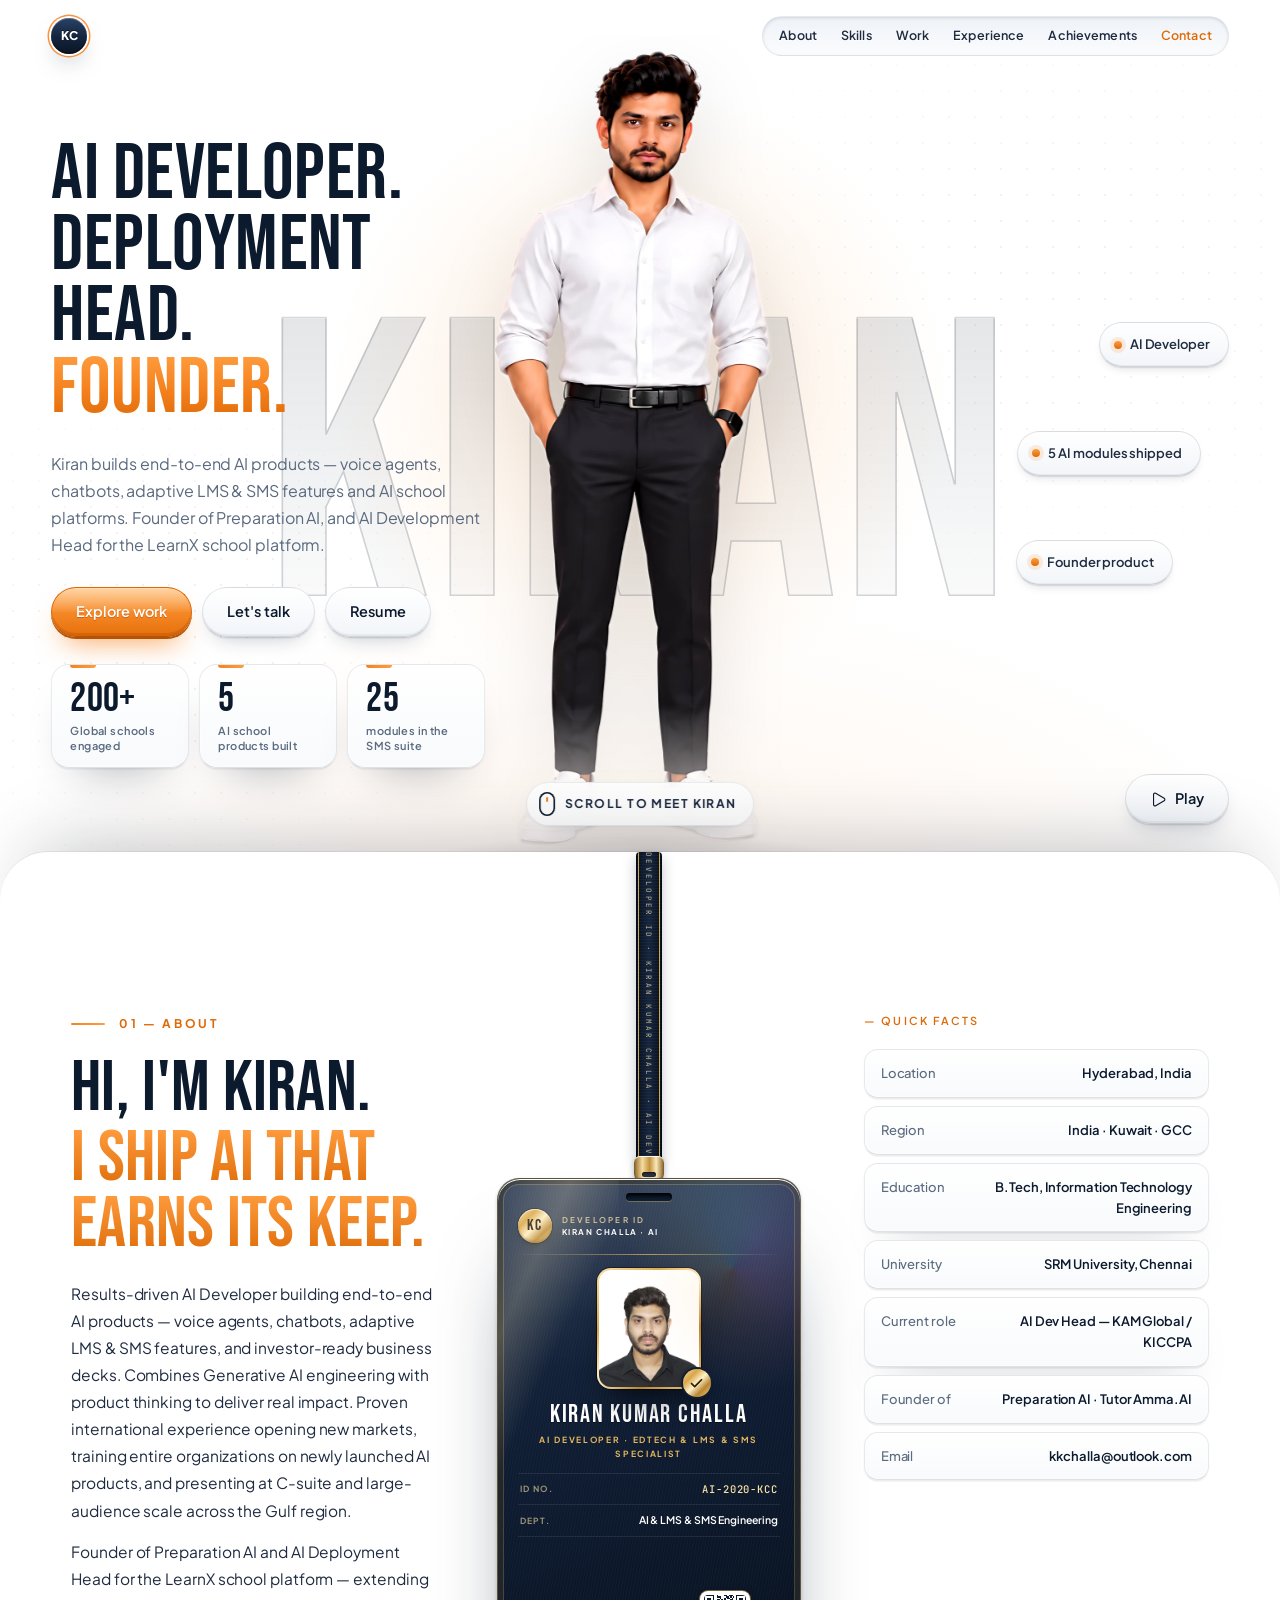
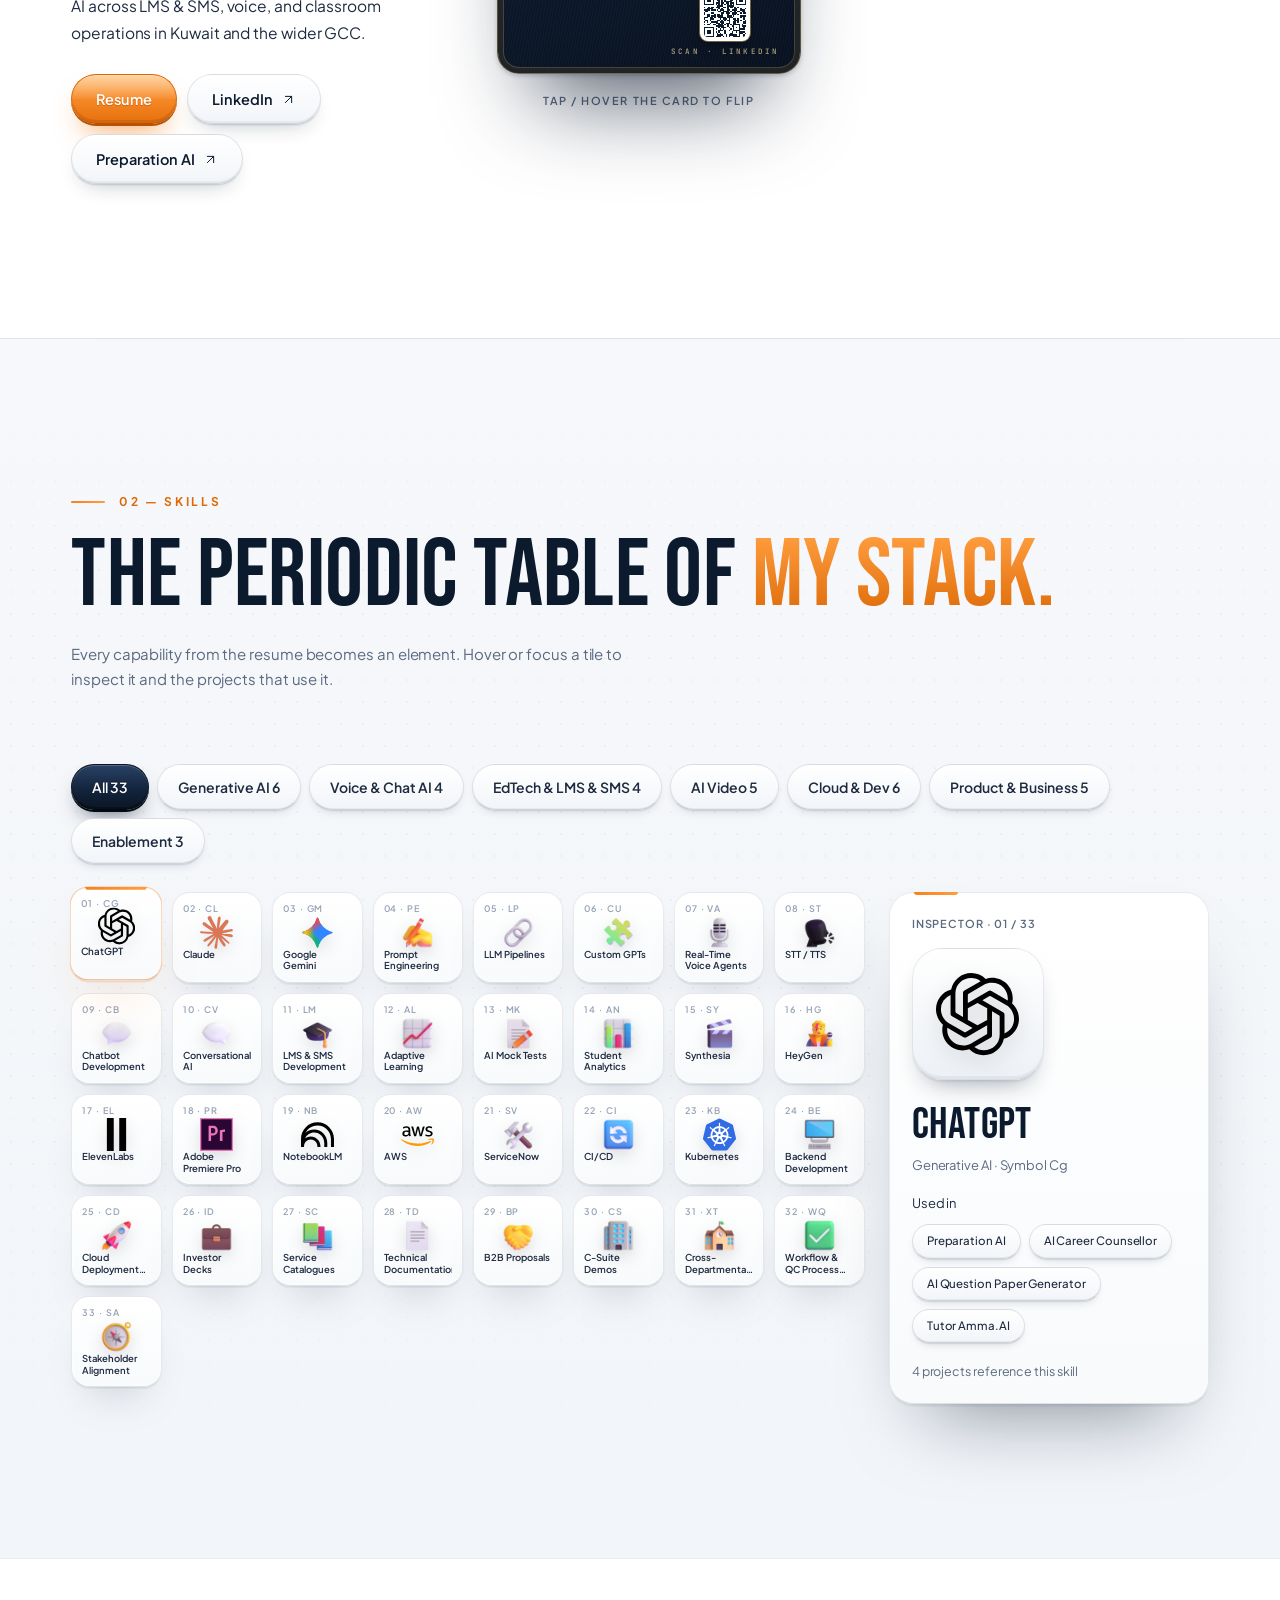
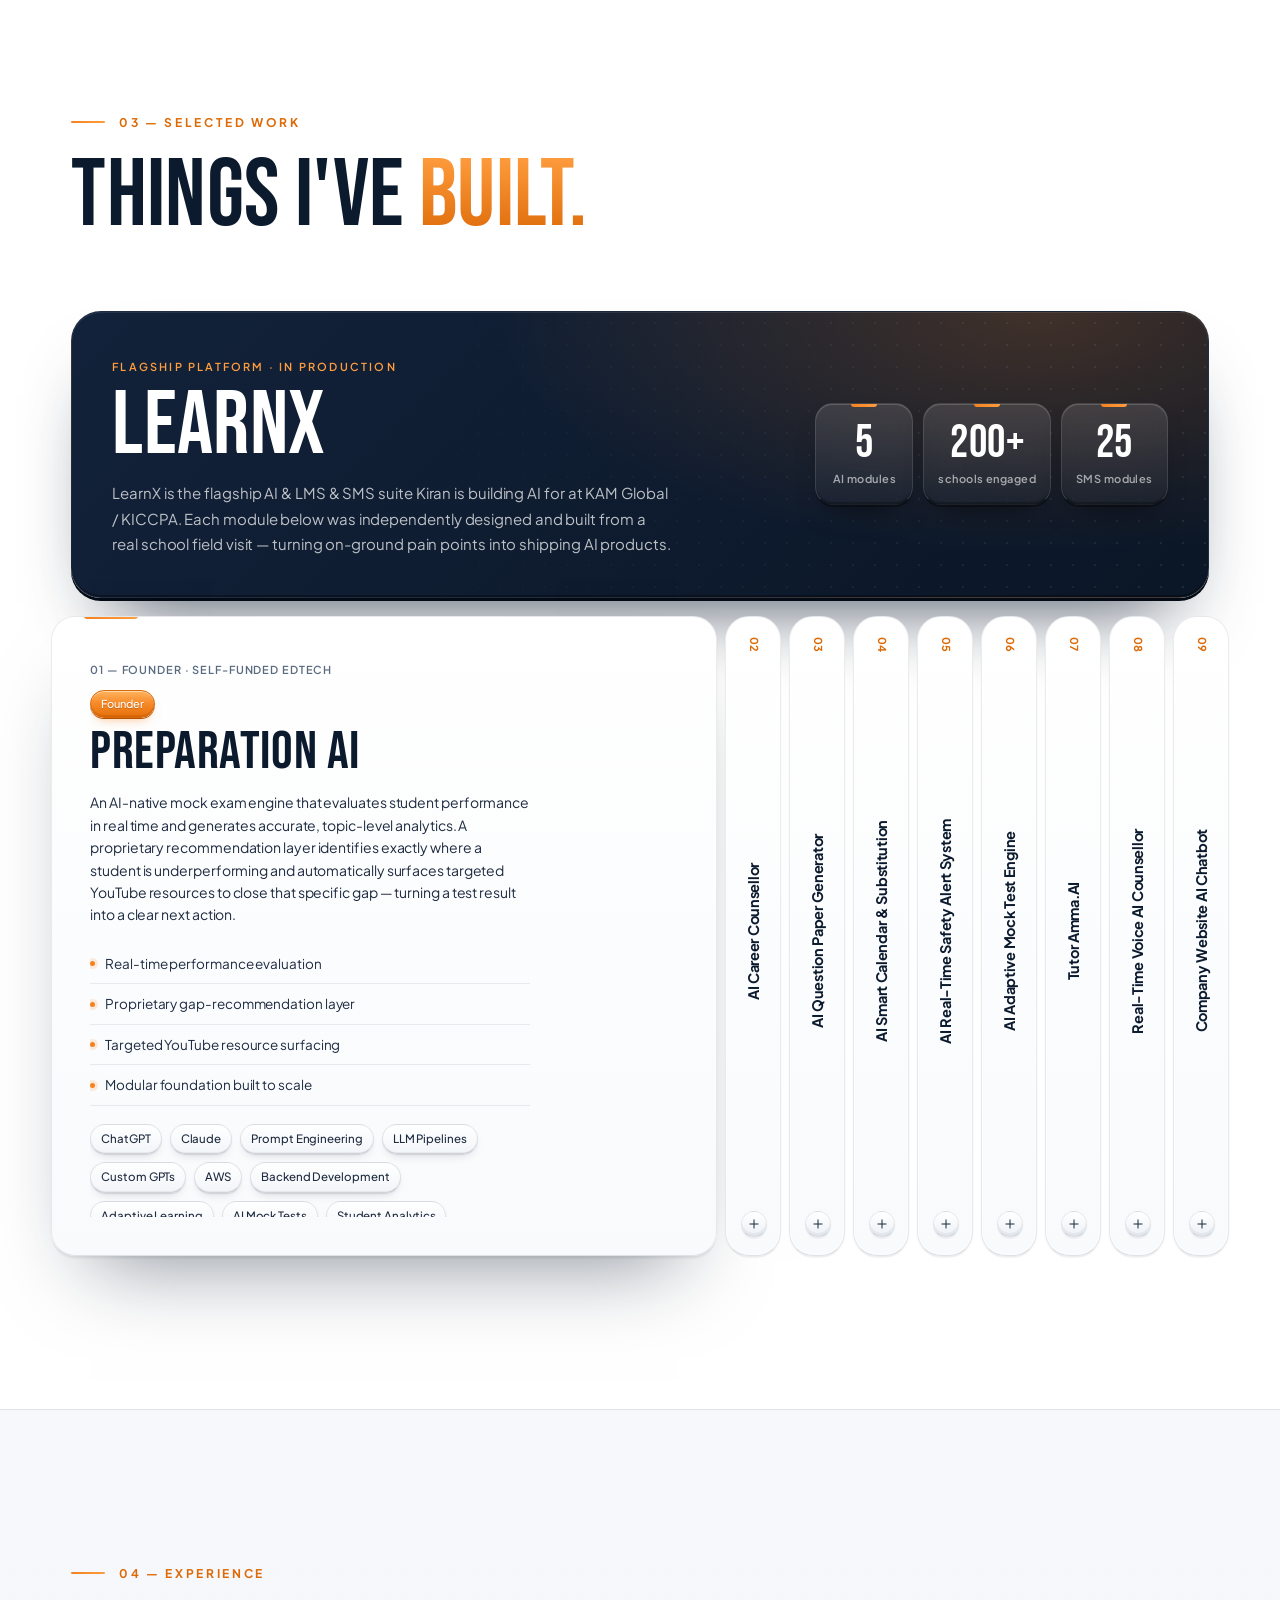
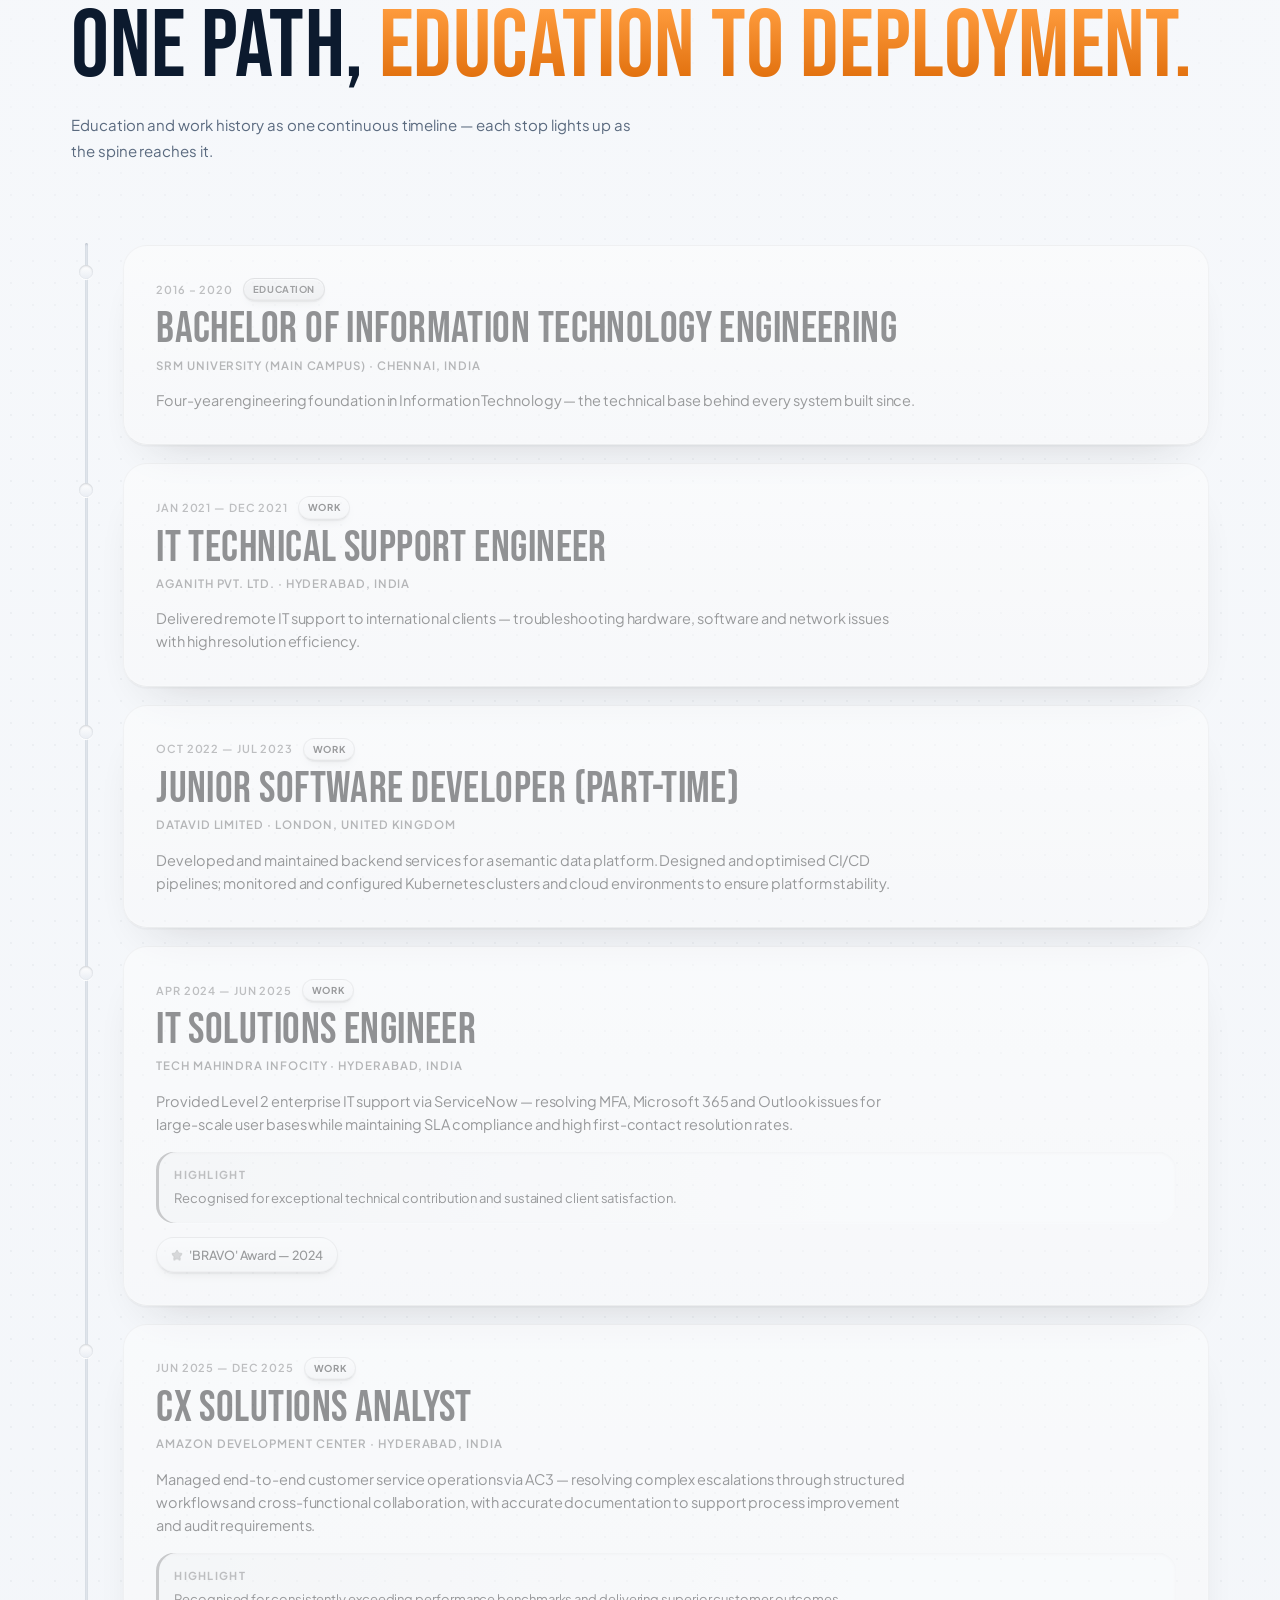
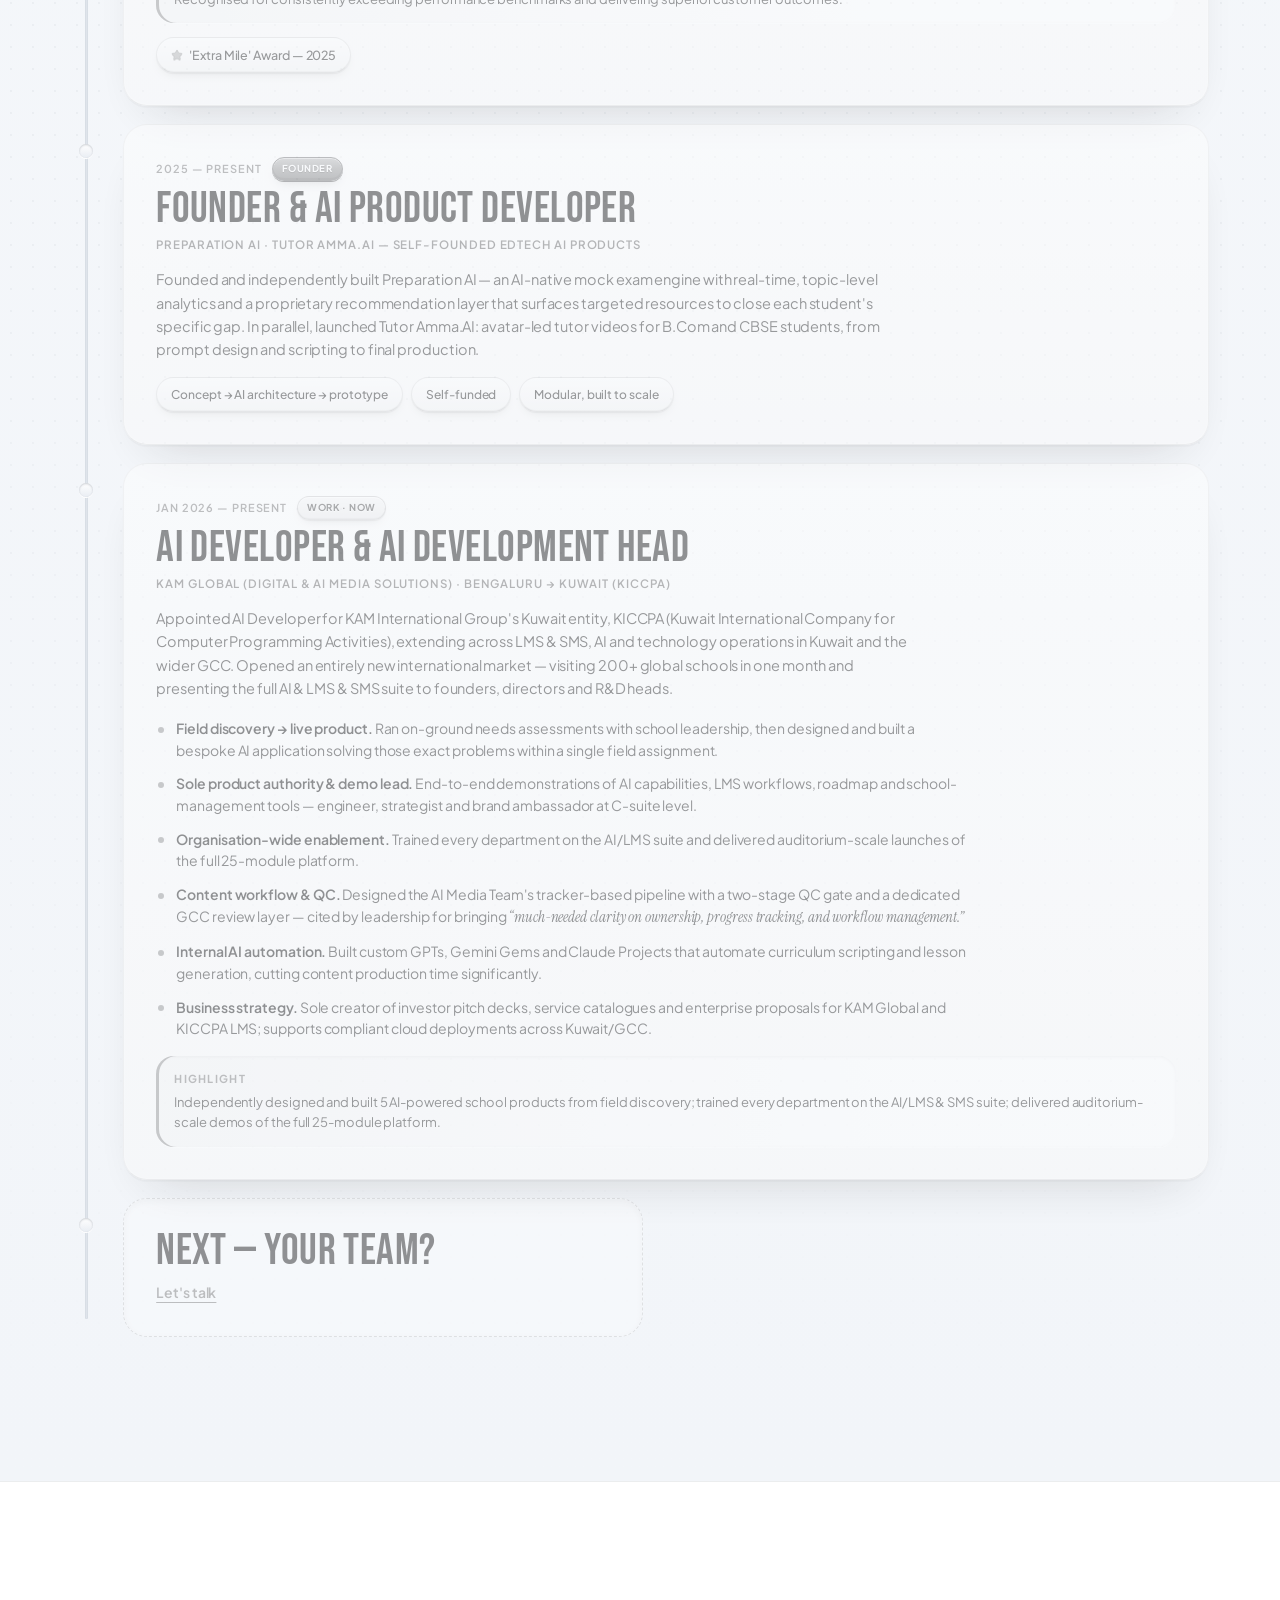
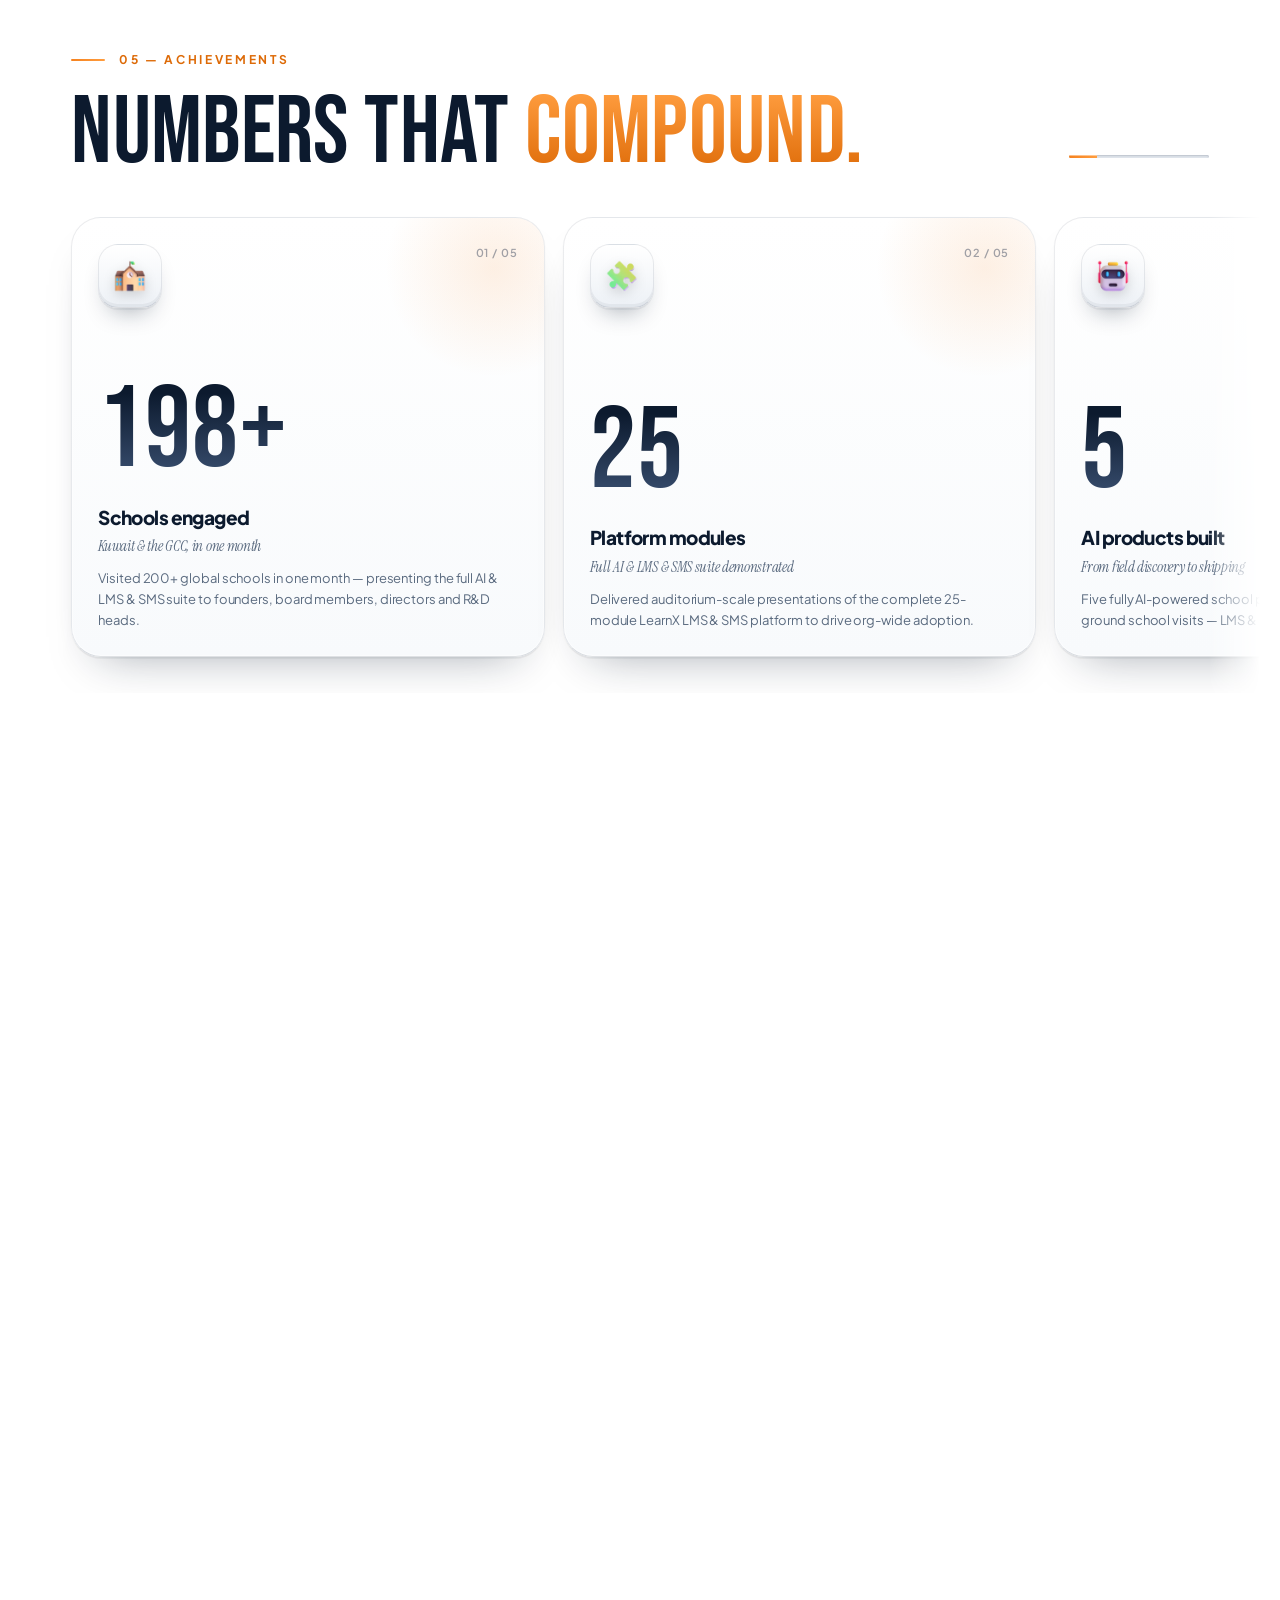
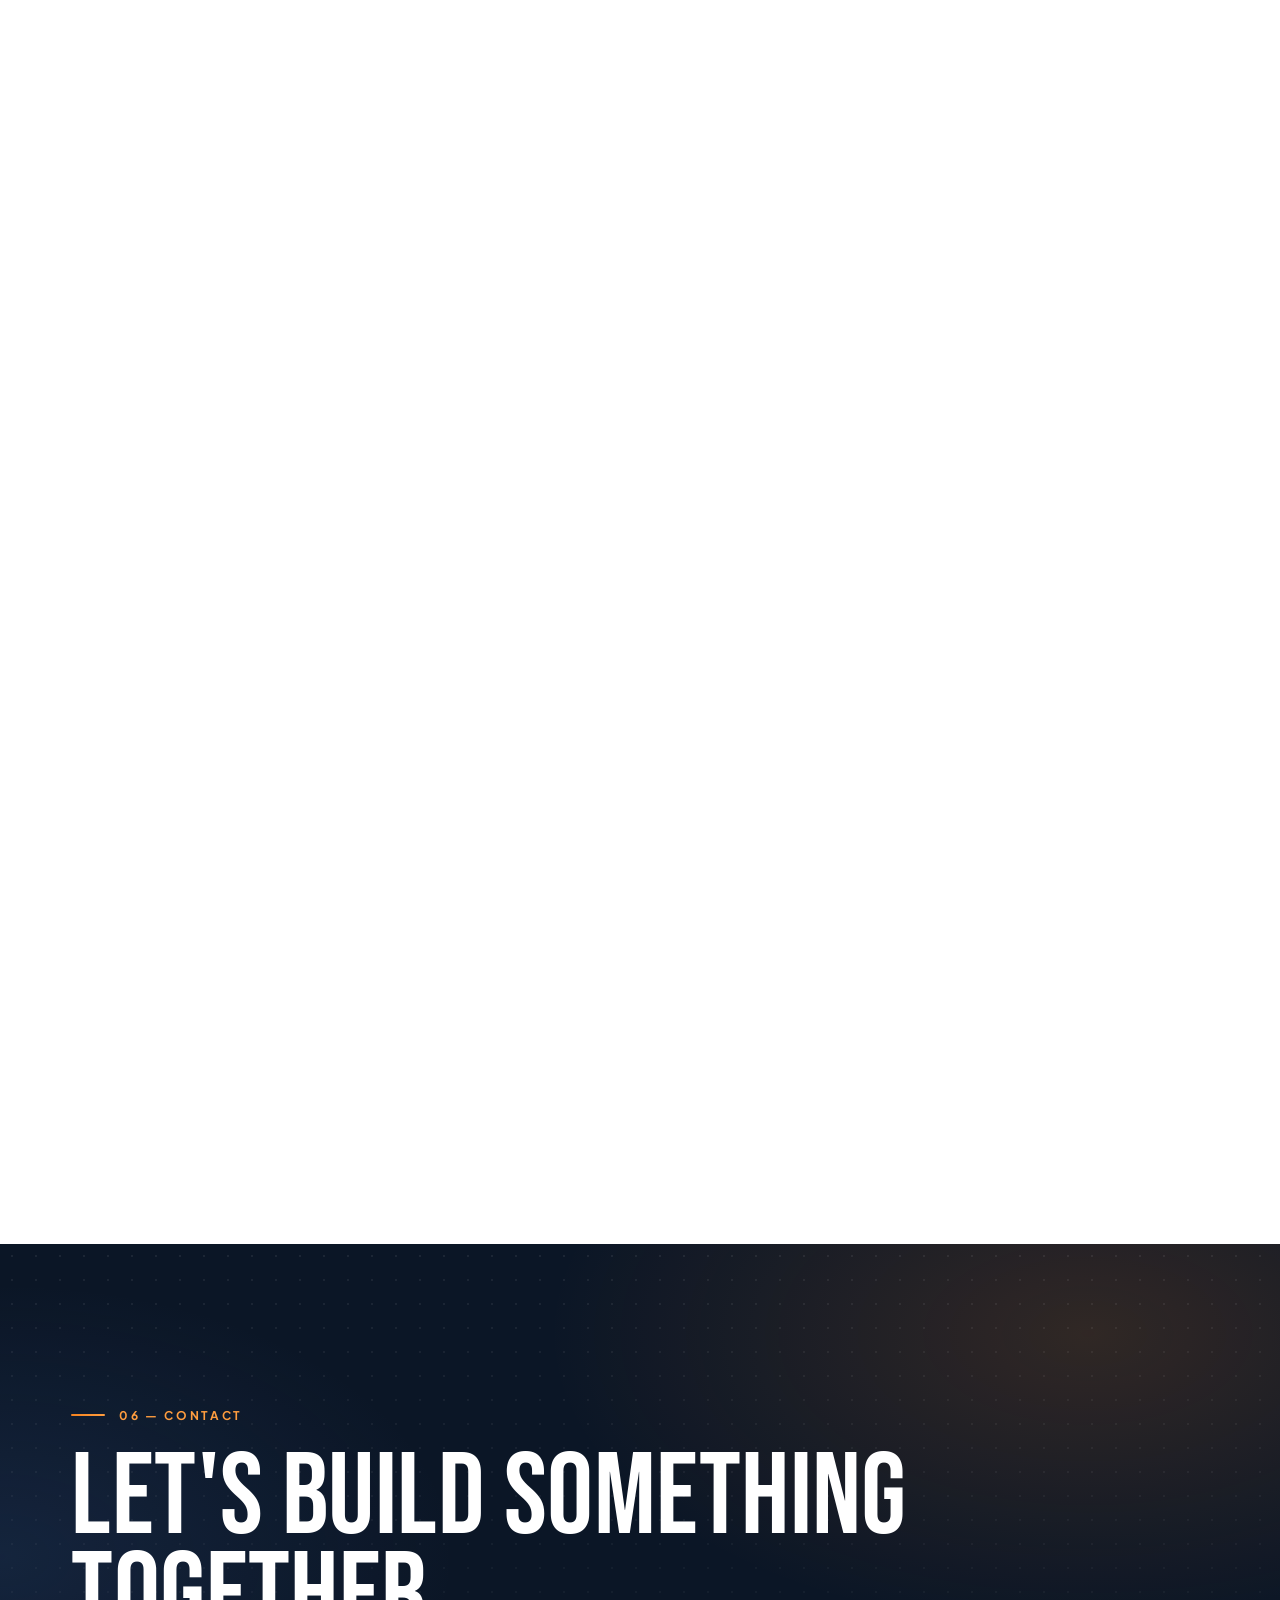
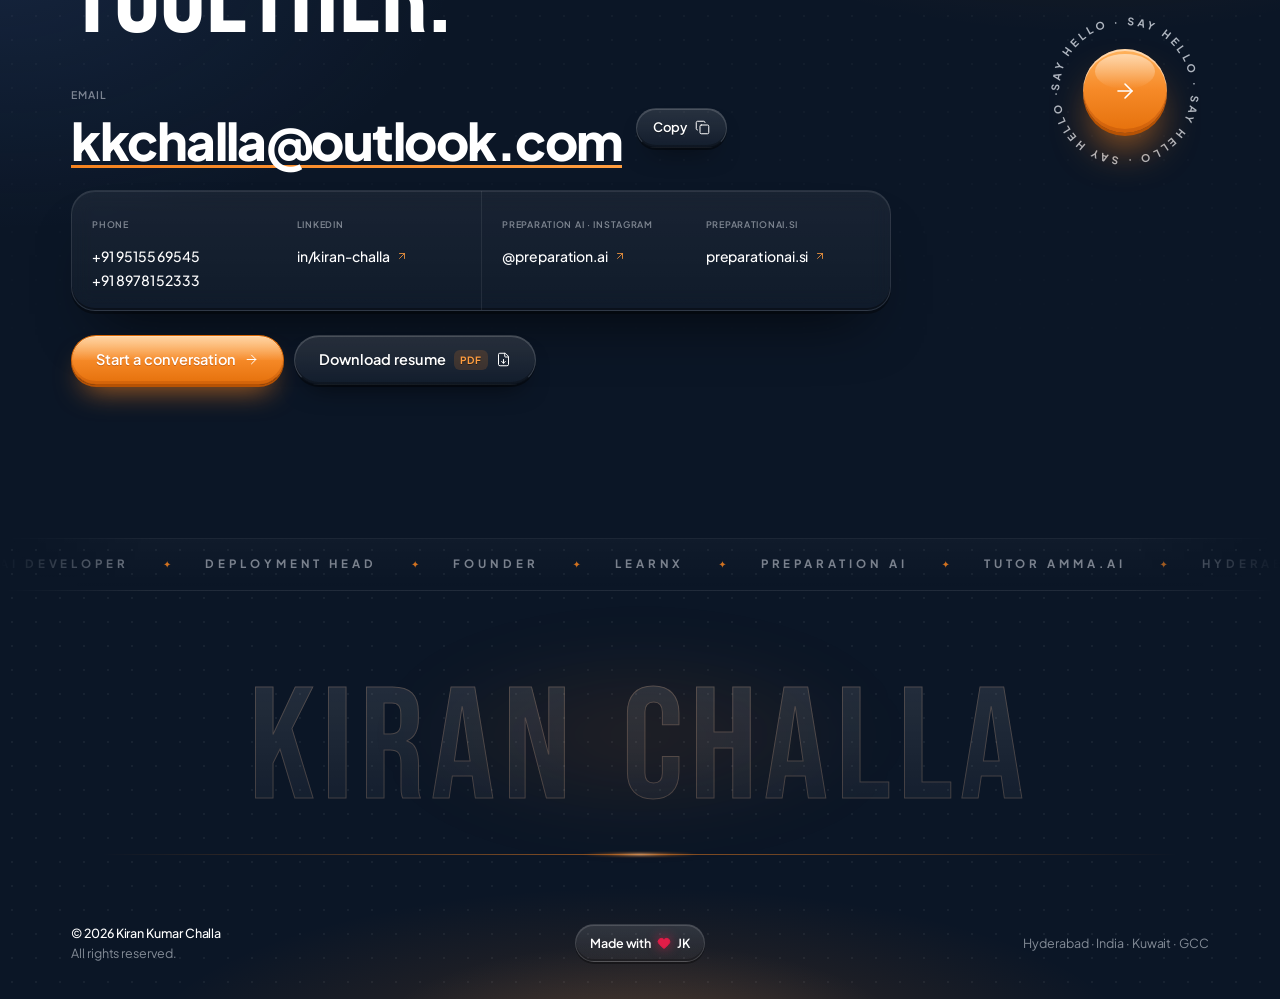
<file: html/index.html>
<!doctype html>
<html lang="en">
<head>
  <meta charset="utf-8">
  <meta name="viewport" content="width=device-width, initial-scale=1, viewport-fit=cover">
  <title>Kiran Kumar Challa — AI Developer · Deployment Head · Founder</title>
  <meta name="description" content="Kiran Kumar Challa builds end-to-end AI products — voice agents, chatbots, adaptive LMS & SMS features and AI school platforms. Founder of Preparation AI and AI Development Head for the LearnX school platform.">
  <meta name="author" content="Kiran Kumar Challa">
  <meta name="theme-color" content="#ffffff">
  <meta name="color-scheme" content="light">

  <meta property="og:type" content="website">
  <meta property="og:site_name" content="Kiran Kumar Challa">
  <meta property="og:title" content="Kiran Kumar Challa — AI Developer · Deployment Head · Founder">
  <meta property="og:description" content="End-to-end AI products for education — LearnX, Preparation AI, Tutor Amma.AI and real-time voice AI.">
  <meta property="og:image" content="assets/img/og-image.jpg">
  <meta property="og:image:width" content="1200">
  <meta property="og:image:height" content="630">
  <meta name="twitter:card" content="summary_large_image">
  <meta name="twitter:title" content="Kiran Kumar Challa — AI Developer · Deployment Head · Founder">
  <meta name="twitter:description" content="End-to-end AI products for education — LearnX, Preparation AI, Tutor Amma.AI and real-time voice AI.">
  <meta name="twitter:image" content="assets/img/og-image.jpg">

  <link rel="icon" href="favicon.svg" type="image/svg+xml">
  <link rel="icon" href="assets/img/icon-192.png" type="image/png" sizes="192x192">
  <link rel="apple-touch-icon" href="assets/img/apple-touch-icon.png">
  <link rel="manifest" href="site.webmanifest">

  <link rel="preconnect" href="https://fonts.googleapis.com">
  <link rel="preconnect" href="https://fonts.gstatic.com" crossorigin>
  <link href="https://fonts.googleapis.com/css2?family=Bebas+Neue&family=Instrument+Serif:ital@0;1&family=Plus+Jakarta+Sans:wght@400;500;600;700;800&family=JetBrains+Mono:wght@400;500&display=swap" rel="stylesheet">
  <link rel="preload" as="image" href="assets/img/intro-start.webp" type="image/webp">
  <link rel="stylesheet" href="assets/css/styles.css?v=4f39ac15dd">
  <script>document.documentElement.classList.add("js");setTimeout(function(){if(!window.__kc)document.documentElement.classList.remove("js")},2500)</script>

  <script type="application/ld+json">
  {
    "@context": "https://schema.org",
    "@type": "Person",
    "name": "Kiran Kumar Challa",
    "jobTitle": "AI Developer & AI Development Head",
    "worksFor": { "@type": "Organization", "name": "KAM Global (Digital & AI Media Solutions) / KICCPA" },
    "alumniOf": { "@type": "CollegeOrUniversity", "name": "SRM University, Chennai" },
    "address": { "@type": "PostalAddress", "addressLocality": "Hyderabad", "addressCountry": "IN" },
    "email": "mailto:kkchalla@outlook.com",
    "telephone": "+91 95155 69545",
    "image": "assets/img/kiran-portrait.png",
    "sameAs": [
      "https://www.linkedin.com/in/kiran-challa",
      "https://www.instagram.com/preparation.ai",
      "https://preparationai.si"
    ],
    "knowsAbout": ["Generative AI", "Voice AI", "Conversational AI", "LMS & SMS", "EdTech", "Prompt Engineering", "LLM Pipelines"]
  }
  </script>
</head>
<body>
  <svg xmlns="http://www.w3.org/2000/svg" aria-hidden="true" style="position:absolute;width:0;height:0;overflow:hidden"><!-- Icons: Lucide (ISC License) -->
<symbol id="i-message-square-text" viewBox="0 0 24 24"><path d="M22 17a2 2 0 0 1-2 2H6.828a2 2 0 0 0-1.414.586l-2.202 2.202A.71.71 0 0 1 2 21.286V5a2 2 0 0 1 2-2h16a2 2 0 0 1 2 2z" /><path d="M7 11h10" /><path d="M7 15h6" /><path d="M7 7h8" /></symbol>
<symbol id="i-sparkle" viewBox="0 0 24 24"><path d="M11.017 2.814a1 1 0 0 1 1.966 0l1.051 5.558a2 2 0 0 0 1.594 1.594l5.558 1.051a1 1 0 0 1 0 1.966l-5.558 1.051a2 2 0 0 0-1.594 1.594l-1.051 5.558a1 1 0 0 1-1.966 0l-1.051-5.558a2 2 0 0 0-1.594-1.594l-5.558-1.051a1 1 0 0 1 0-1.966l5.558-1.051a2 2 0 0 0 1.594-1.594z" /></symbol>
<symbol id="i-sparkles" viewBox="0 0 24 24"><path d="M11.017 2.814a1 1 0 0 1 1.966 0l1.051 5.558a2 2 0 0 0 1.594 1.594l5.558 1.051a1 1 0 0 1 0 1.966l-5.558 1.051a2 2 0 0 0-1.594 1.594l-1.051 5.558a1 1 0 0 1-1.966 0l-1.051-5.558a2 2 0 0 0-1.594-1.594l-5.558-1.051a1 1 0 0 1 0-1.966l5.558-1.051a2 2 0 0 0 1.594-1.594z" /><path d="M20 2v4" /><path d="M22 4h-4" /><circle cx="4" cy="20" r="2" /></symbol>
<symbol id="i-square-terminal" viewBox="0 0 24 24"><path d="m7 11 2-2-2-2" /><path d="M11 13h4" /><rect width="18" height="18" x="3" y="3" rx="2" ry="2" /></symbol>
<symbol id="i-workflow" viewBox="0 0 24 24"><rect width="8" height="8" x="3" y="3" rx="2" /><path d="M7 11v4a2 2 0 0 0 2 2h4" /><rect width="8" height="8" x="13" y="13" rx="2" /></symbol>
<symbol id="i-bot" viewBox="0 0 24 24"><path d="M12 8V4H8" /><rect width="16" height="12" x="4" y="8" rx="2" /><path d="M2 14h2" /><path d="M20 14h2" /><path d="M15 13v2" /><path d="M9 13v2" /></symbol>
<symbol id="i-audio-lines" viewBox="0 0 24 24"><path d="M2 10v3" /><path d="M6 6v11" /><path d="M10 3v18" /><path d="M14 8v7" /><path d="M18 5v13" /><path d="M22 10v3" /></symbol>
<symbol id="i-audio-waveform" viewBox="0 0 24 24"><path d="M2 13a2 2 0 0 0 2-2V7a2 2 0 0 1 4 0v13a2 2 0 0 0 4 0V4a2 2 0 0 1 4 0v13a2 2 0 0 0 4 0v-4a2 2 0 0 1 2-2" /></symbol>
<symbol id="i-message-circle" viewBox="0 0 24 24"><path d="M2.992 16.342a2 2 0 0 1 .094 1.167l-1.065 3.29a1 1 0 0 0 1.236 1.168l3.413-.998a2 2 0 0 1 1.099.092 10 10 0 1 0-4.777-4.719" /></symbol>
<symbol id="i-messages-square" viewBox="0 0 24 24"><path d="M16 10a2 2 0 0 1-2 2H6.828a2 2 0 0 0-1.414.586l-2.202 2.202A.71.71 0 0 1 2 14.286V4a2 2 0 0 1 2-2h10a2 2 0 0 1 2 2z" /><path d="M20 9a2 2 0 0 1 2 2v10.286a.71.71 0 0 1-1.212.502l-2.202-2.202A2 2 0 0 0 17.172 19H10a2 2 0 0 1-2-2v-1" /></symbol>
<symbol id="i-graduation-cap" viewBox="0 0 24 24"><path d="M21.42 10.922a1 1 0 0 0-.019-1.838L12.83 5.18a2 2 0 0 0-1.66 0L2.6 9.08a1 1 0 0 0 0 1.832l8.57 3.908a2 2 0 0 0 1.66 0z" /><path d="M22 10v6" /><path d="M6 12.5V16a6 3 0 0 0 12 0v-3.5" /></symbol>
<symbol id="i-trending-up" viewBox="0 0 24 24"><path d="M16 7h6v6" /><path d="m22 7-8.5 8.5-5-5L2 17" /></symbol>
<symbol id="i-clipboard-check" viewBox="0 0 24 24"><rect width="8" height="4" x="8" y="2" rx="1" ry="1" /><path d="M16 4h2a2 2 0 0 1 2 2v14a2 2 0 0 1-2 2H6a2 2 0 0 1-2-2V6a2 2 0 0 1 2-2h2" /><path d="m9 14 2 2 4-4" /></symbol>
<symbol id="i-chart-column" viewBox="0 0 24 24"><path d="M3 3v16a2 2 0 0 0 2 2h16" /><path d="M18 17V9" /><path d="M13 17V5" /><path d="M8 17v-3" /></symbol>
<symbol id="i-clapperboard" viewBox="0 0 24 24"><path d="m12.296 3.464 3.02 3.956" /><path d="M20.2 6 3 11l-.9-2.4c-.3-1.1.3-2.2 1.3-2.5l13.5-4c1.1-.3 2.2.3 2.5 1.3z" /><path d="M3 11h18v8a2 2 0 0 1-2 2H5a2 2 0 0 1-2-2z" /><path d="m6.18 5.276 3.1 3.899" /></symbol>
<symbol id="i-user-round" viewBox="0 0 24 24"><circle cx="12" cy="8" r="5" /><path d="M20 21a8 8 0 0 0-16 0" /></symbol>
<symbol id="i-mic" viewBox="0 0 24 24"><path d="M12 19v3" /><path d="M19 10v2a7 7 0 0 1-14 0v-2" /><rect x="9" y="2" width="6" height="13" rx="3" /></symbol>
<symbol id="i-film" viewBox="0 0 24 24"><rect width="18" height="18" x="3" y="3" rx="2" /><path d="M7 3v18" /><path d="M3 7.5h4" /><path d="M3 12h18" /><path d="M3 16.5h4" /><path d="M17 3v18" /><path d="M17 7.5h4" /><path d="M17 16.5h4" /></symbol>
<symbol id="i-notebook-pen" viewBox="0 0 24 24"><path d="M13.4 2H6a2 2 0 0 0-2 2v16a2 2 0 0 0 2 2h12a2 2 0 0 0 2-2v-7.4" /><path d="M2 6h4" /><path d="M2 10h4" /><path d="M2 14h4" /><path d="M2 18h4" /><path d="M21.378 5.626a1 1 0 1 0-3.004-3.004l-5.01 5.012a2 2 0 0 0-.506.854l-.837 2.87a.5.5 0 0 0 .62.62l2.87-.837a2 2 0 0 0 .854-.506z" /></symbol>
<symbol id="i-cloud" viewBox="0 0 24 24"><path d="M17.5 19H9a7 7 0 1 1 6.71-9h1.79a4.5 4.5 0 1 1 0 9Z" /></symbol>
<symbol id="i-wrench" viewBox="0 0 24 24"><path d="M14.7 6.3a1 1 0 0 0 0 1.4l1.6 1.6a1 1 0 0 0 1.4 0l3.106-3.105c.32-.322.863-.22.983.218a6 6 0 0 1-8.259 7.057l-7.91 7.91a1 1 0 0 1-2.999-3l7.91-7.91a6 6 0 0 1 7.057-8.259c.438.12.54.662.219.984z" /></symbol>
<symbol id="i-refresh-cw" viewBox="0 0 24 24"><path d="M3 12a9 9 0 0 1 9-9 9.75 9.75 0 0 1 6.74 2.74L21 8" /><path d="M21 3v5h-5" /><path d="M21 12a9 9 0 0 1-9 9 9.75 9.75 0 0 1-6.74-2.74L3 16" /><path d="M8 16H3v5" /></symbol>
<symbol id="i-ship-wheel" viewBox="0 0 24 24"><circle cx="12" cy="12" r="8" /><path d="M12 2v7.5" /><path d="m19 5-5.23 5.23" /><path d="M22 12h-7.5" /><path d="m19 19-5.23-5.23" /><path d="M12 14.5V22" /><path d="M10.23 13.77 5 19" /><path d="M9.5 12H2" /><path d="M10.23 10.23 5 5" /><circle cx="12" cy="12" r="2.5" /></symbol>
<symbol id="i-server" viewBox="0 0 24 24"><rect width="20" height="8" x="2" y="2" rx="2" ry="2" /><rect width="20" height="8" x="2" y="14" rx="2" ry="2" /><line x1="6" x2="6.01" y1="6" y2="6" /><line x1="6" x2="6.01" y1="18" y2="18" /></symbol>
<symbol id="i-rocket" viewBox="0 0 24 24"><path d="M12 15v5s3.03-.55 4-2c1.08-1.62 0-5 0-5" /><path d="M4.5 16.5c-1.5 1.26-2 5-2 5s3.74-.5 5-2c.71-.84.7-2.13-.09-2.91a2.18 2.18 0 0 0-2.91-.09" /><path d="M9 12a22 22 0 0 1 2-3.95A12.88 12.88 0 0 1 22 2c0 2.72-.78 7.5-6 11a22.4 22.4 0 0 1-4 2z" /><path d="M9 12H4s.55-3.03 2-4c1.62-1.08 5 .05 5 .05" /></symbol>
<symbol id="i-presentation" viewBox="0 0 24 24"><path d="M2 3h20" /><path d="M21 3v11a2 2 0 0 1-2 2H5a2 2 0 0 1-2-2V3" /><path d="m7 21 5-5 5 5" /></symbol>
<symbol id="i-library" viewBox="0 0 24 24"><path d="m16 6 4 14" /><path d="M12 6v14" /><path d="M8 8v12" /><path d="M4 4v16" /></symbol>
<symbol id="i-file-text" viewBox="0 0 24 24"><path d="M6 22a2 2 0 0 1-2-2V4a2 2 0 0 1 2-2h8a2.4 2.4 0 0 1 1.704.706l3.588 3.588A2.4 2.4 0 0 1 20 8v12a2 2 0 0 1-2 2z" /><path d="M14 2v5a1 1 0 0 0 1 1h5" /><path d="M10 9H8" /><path d="M16 13H8" /><path d="M16 17H8" /></symbol>
<symbol id="i-handshake" viewBox="0 0 24 24"><path d="m11 17 2 2a1 1 0 1 0 3-3" /><path d="m14 14 2.5 2.5a1 1 0 1 0 3-3l-3.88-3.88a3 3 0 0 0-4.24 0l-.88.88a1 1 0 1 1-3-3l2.81-2.81a5.79 5.79 0 0 1 7.06-.87l.47.28a2 2 0 0 0 1.42.25L21 4" /><path d="m21 3 1 11h-2" /><path d="M3 3 2 14l6.5 6.5a1 1 0 1 0 3-3" /><path d="M3 4h8" /></symbol>
<symbol id="i-building-2" viewBox="0 0 24 24"><path d="M10 12h4" /><path d="M10 8h4" /><path d="M14 21v-3a2 2 0 0 0-4 0v3" /><path d="M6 10H4a2 2 0 0 0-2 2v7a2 2 0 0 0 2 2h16a2 2 0 0 0 2-2V9a2 2 0 0 0-2-2h-2" /><path d="M6 21V5a2 2 0 0 1 2-2h8a2 2 0 0 1 2 2v16" /></symbol>
<symbol id="i-users" viewBox="0 0 24 24"><path d="M16 21v-2a4 4 0 0 0-4-4H6a4 4 0 0 0-4 4v2" /><path d="M16 3.128a4 4 0 0 1 0 7.744" /><path d="M22 21v-2a4 4 0 0 0-3-3.87" /><circle cx="9" cy="7" r="4" /></symbol>
<symbol id="i-list-checks" viewBox="0 0 24 24"><path d="M13 5h8" /><path d="M13 12h8" /><path d="M13 19h8" /><path d="m3 17 2 2 4-4" /><path d="m3 7 2 2 4-4" /></symbol>
<symbol id="i-compass" viewBox="0 0 24 24"><circle cx="12" cy="12" r="10" /><path d="m16.24 7.76-1.804 5.411a2 2 0 0 1-1.265 1.265L7.76 16.24l1.804-5.411a2 2 0 0 1 1.265-1.265z" /></symbol>
<symbol id="i-arrow-up-right" viewBox="0 0 24 24"><path d="M7 7h10v10" /><path d="M7 17 17 7" /></symbol>
<symbol id="i-arrow-right" viewBox="0 0 24 24"><path d="M5 12h14" /><path d="m12 5 7 7-7 7" /></symbol>
<symbol id="i-copy" viewBox="0 0 24 24"><rect width="14" height="14" x="8" y="8" rx="2" ry="2" /><path d="M4 16c-1.1 0-2-.9-2-2V4c0-1.1.9-2 2-2h10c1.1 0 2 .9 2 2" /></symbol>
<symbol id="i-check" viewBox="0 0 24 24"><path d="M20 6 9 17l-5-5" /></symbol>
<symbol id="i-volume-2" viewBox="0 0 24 24"><path d="M11 4.702a.705.705 0 0 0-1.203-.498L6.413 7.587A1.4 1.4 0 0 1 5.416 8H3a1 1 0 0 0-1 1v6a1 1 0 0 0 1 1h2.416a1.4 1.4 0 0 1 .997.413l3.383 3.384A.705.705 0 0 0 11 19.298z" /><path d="M16 9a5 5 0 0 1 0 6" /><path d="M19.364 18.364a9 9 0 0 0 0-12.728" /></symbol>
<symbol id="i-volume-x" viewBox="0 0 24 24"><path d="M11 4.702a.7.7 0 0 0-1.203-.498L6.413 7.587A1.4 1.4 0 0 1 5.416 8H3a1 1 0 0 0-1 1v6a1 1 0 0 0 1 1h2.416a1.4 1.4 0 0 1 .997.413l3.383 3.384A.7.7 0 0 0 11 19.298z" /><path d="m16.5 14.5 5-5" /><path d="m16.5 9.5 5 5" /></symbol>
<symbol id="i-rotate-ccw" viewBox="0 0 24 24"><path d="M3 12a9 9 0 1 0 9-9 9.75 9.75 0 0 0-6.74 2.74L3 8" /><path d="M3 3v5h5" /></symbol>
<symbol id="i-plus" viewBox="0 0 24 24"><path d="M5 12h14" /><path d="M12 5v14" /></symbol>
<symbol id="i-star" viewBox="0 0 24 24"><path d="M11.525 2.295a.53.53 0 0 1 .95 0l2.31 4.679a2.123 2.123 0 0 0 1.595 1.16l5.166.756a.53.53 0 0 1 .294.904l-3.736 3.638a2.123 2.123 0 0 0-.611 1.878l.882 5.14a.53.53 0 0 1-.771.56l-4.618-2.428a2.122 2.122 0 0 0-1.973 0L6.396 21.01a.53.53 0 0 1-.77-.56l.881-5.139a2.122 2.122 0 0 0-.611-1.879L2.16 9.795a.53.53 0 0 1 .294-.906l5.165-.755a2.122 2.122 0 0 0 1.597-1.16z" /></symbol>
<symbol id="i-phone" viewBox="0 0 24 24"><path d="M13.832 16.568a1 1 0 0 0 1.213-.303l.355-.465A2 2 0 0 1 17 15h3a2 2 0 0 1 2 2v3a2 2 0 0 1-2 2A18 18 0 0 1 2 4a2 2 0 0 1 2-2h3a2 2 0 0 1 2 2v3a2 2 0 0 1-.8 1.6l-.468.351a1 1 0 0 0-.292 1.233 14 14 0 0 0 6.392 6.384" /></symbol>
<symbol id="i-mail" viewBox="0 0 24 24"><path d="m22 7-8.991 5.727a2 2 0 0 1-2.009 0L2 7" /><rect x="2" y="4" width="20" height="16" rx="2" /></symbol>
<symbol id="i-globe" viewBox="0 0 24 24"><circle cx="12" cy="12" r="10" /><path d="M12 2a14.5 14.5 0 0 0 0 20 14.5 14.5 0 0 0 0-20" /><path d="M2 12h20" /></symbol>
<symbol id="i-map-pin" viewBox="0 0 24 24"><path d="M20 10c0 4.993-5.539 10.193-7.399 11.799a1 1 0 0 1-1.202 0C9.539 20.193 4 14.993 4 10a8 8 0 0 1 16 0" /><circle cx="12" cy="10" r="3" /></symbol>
<symbol id="i-heart" viewBox="0 0 24 24"><path d="M2 9.5a5.5 5.5 0 0 1 9.591-3.676.56.56 0 0 0 .818 0A5.49 5.49 0 0 1 22 9.5c0 2.29-1.5 4-3 5.5l-5.492 5.313a2 2 0 0 1-3 .019L5 15c-1.5-1.5-3-3.2-3-5.5" /></symbol>
<symbol id="i-file-down" viewBox="0 0 24 24"><path d="M6 22a2 2 0 0 1-2-2V4a2 2 0 0 1 2-2h8a2.4 2.4 0 0 1 1.704.706l3.588 3.588A2.4 2.4 0 0 1 20 8v12a2 2 0 0 1-2 2z" /><path d="M14 2v5a1 1 0 0 0 1 1h5" /><path d="M12 18v-6" /><path d="m9 15 3 3 3-3" /></symbol>
<symbol id="i-school" viewBox="0 0 24 24"><path d="M14 21v-3a2 2 0 0 0-4 0v3" /><path d="M18 4.933V21" /><path d="m4 6 7.106-3.79a2 2 0 0 1 1.788 0L20 6" /><path d="m6 11-3.52 2.147a1 1 0 0 0-.48.854V19a2 2 0 0 0 2 2h16a2 2 0 0 0 2-2v-5a1 1 0 0 0-.48-.853L18 11" /><path d="M6 4.933V21" /><circle cx="12" cy="9" r="2" /></symbol>
<symbol id="i-puzzle" viewBox="0 0 24 24"><path d="M15.39 4.39a1 1 0 0 0 1.68-.474 2.5 2.5 0 1 1 3.014 3.015 1 1 0 0 0-.474 1.68l1.683 1.682a2.414 2.414 0 0 1 0 3.414L19.61 15.39a1 1 0 0 1-1.68-.474 2.5 2.5 0 1 0-3.014 3.015 1 1 0 0 1 .474 1.68l-1.683 1.682a2.414 2.414 0 0 1-3.414 0L8.61 19.61a1 1 0 0 0-1.68.474 2.5 2.5 0 1 1-3.014-3.015 1 1 0 0 0 .474-1.68l-1.683-1.682a2.414 2.414 0 0 1 0-3.414L4.39 8.61a1 1 0 0 1 1.68.474 2.5 2.5 0 1 0 3.014-3.015 1 1 0 0 1-.474-1.68l1.683-1.682a2.414 2.414 0 0 1 3.414 0z" /></symbol>
<symbol id="i-cpu" viewBox="0 0 24 24"><path d="M12 20v2" /><path d="M12 2v2" /><path d="M17 20v2" /><path d="M17 2v2" /><path d="M2 12h2" /><path d="M2 17h2" /><path d="M2 7h2" /><path d="M20 12h2" /><path d="M20 17h2" /><path d="M20 7h2" /><path d="M7 20v2" /><path d="M7 2v2" /><rect x="4" y="4" width="16" height="16" rx="2" /><rect x="8" y="8" width="8" height="8" rx="1" /></symbol>
<symbol id="i-book-open" viewBox="0 0 24 24"><path d="M12 5v16" /><path d="M20.001 19A2 2 0 0022 17V5a2 2 0 00-1.999-2L16 3.002A5 5 0 0012 5a5 5 0 00-4-2H4a2 2 0 00-2 2v12a2 2 0 001.999 2H8a5 5 0 014 2 5 5 0 014-2z" /></symbol>
<symbol id="i-trophy" viewBox="0 0 24 24"><path d="M10 14.66V17a1 1 0 0 1-1 1 2 2 0 0 0-2 2v2" /><path d="M14 14.66V17a1 1 0 0 0 1 1 2 2 0 0 1 2 2v2" /><path d="M17.916 10H19.5A2.5 2.5 0 0 0 22 7.5V5a1 1 0 0 0-1-1h-3" /><path d="M4 22h16" /><path d="M6 9a6 6 0 0 0 12 0V3a1 1 0 0 0-1-1H7a1 1 0 0 0-1 1z" /><path d="M6.084 10H4.5A2.5 2.5 0 0 1 2 7.5V5a1 1 0 0 1 1-1h3" /></symbol>
<symbol id="i-x" viewBox="0 0 24 24"><path d="M18 6 6 18" /><path d="m6 6 12 12" /></symbol>
<symbol id="i-menu" viewBox="0 0 24 24"><path d="M4 5h16" /><path d="M4 12h16" /><path d="M4 19h16" /></symbol>
<symbol id="i-play" viewBox="0 0 24 24"><path d="M5 5a2 2 0 0 1 3.008-1.728l11.997 6.998a2 2 0 0 1 .003 3.458l-12 7A2 2 0 0 1 5 19z" /></symbol>
<symbol id="i-pause" viewBox="0 0 24 24"><rect x="14" y="3" width="5" height="18" rx="1" /><rect x="5" y="3" width="5" height="18" rx="1" /></symbol>
<symbol id="i-mouse" viewBox="0 0 24 24"><rect x="5" y="2" width="14" height="20" rx="7" /><path d="M12 6v4" /></symbol>
</svg>
  <a class="skip-link" href="#main">Skip to content</a>
  <div class="ambient" aria-hidden="true"><span></span><span></span><span></span></div>
  <div class="grain" aria-hidden="true"></div>
  <div class="progress" aria-hidden="true"></div>
  </div>

  <!-- ============ NAV ============ -->
  <header class="nav" id="nav">
    <a class="brand" href="#top" aria-label="Kiran Kumar Challa — back to top">KC</a>
    <button class="nav-toggle" type="button" aria-label="Open menu" aria-expanded="false" aria-controls="nav-links">
      <svg class="icon"><use href="#i-menu"/></svg>
    </button>
    <nav class="nav-links" id="nav-links" aria-label="Primary">
      <span class="nav-pill" aria-hidden="true"></span>
      <a href="#about">About</a>
      <a href="#skills">Skills</a>
      <a href="#work">Work</a>
      <a href="#experience">Experience</a>
      <a href="#achievements">Achievements</a>
      <a href="#contact">Contact</a>
    </nav>
  </header>

  <main id="main">
    <!-- ============ HERO ============ -->
    <!-- Intro plays on arrival: the copy fades away while Kiran walks forward and talks
         (background removed in real time), then the copy returns. -->
    <div class="hero-pin" id="hero-pin">
      <section class="hero" id="top" aria-label="Introduction">
        <div class="hero-word" aria-hidden="true">KIRAN</div>

        <div class="hero-stage" id="hero-stage">
          <picture class="hero-still hero-still--start">
            <source srcset="assets/img/intro-start.webp" type="image/webp">
            <img src="assets/img/intro-start.png" width="768" height="1168" alt="Kiran Kumar Challa standing, in a white shirt and dark trousers" fetchpriority="high">
          </picture>
          <picture class="hero-still hero-still--end" aria-hidden="true">
            <source srcset="assets/img/kiran-portrait.webp" type="image/webp">
            <img src="assets/img/kiran-portrait.png" width="768" height="1168" alt="" loading="lazy">
          </picture>
          <canvas class="hero-canvas" id="hero-canvas" width="768" height="1168" aria-hidden="true"></canvas>
          <video class="hero-video" id="intro-video" playsinline muted preload="auto" aria-label="Video introduction from Kiran Kumar Challa"></video>
        </div>

        <div class="container hero-grid">
          <div class="hero-copy">
            <h1 class="hero-title split" data-reveal>
              <span>AI Developer.</span>
              <span>Deployment</span>
              <span>Head.</span>
              <span>Founder.</span>
            </h1>
            <p class="hero-text" data-reveal style="--d:.35s">Kiran builds end-to-end AI products — voice agents, chatbots, adaptive LMS &amp; SMS features and AI school platforms. Founder of Preparation AI, and AI Development Head for the LearnX school platform.</p>
            <div class="hero-cta" data-reveal style="--d:.45s">
              <a class="btn btn--dark" href="#work">Explore work</a>
              <a class="btn" href="#contact">Let's talk</a>
              <a class="btn" href="assets/docs/Kiran-Kumar-Challa-Resume.pdf" target="_blank" rel="noopener">Resume</a>
            </div>
            <div class="stats" data-reveal style="--d:.55s">
              <div class="stat"><strong data-count="200" data-suffix="+">200+</strong><span>Global schools engaged</span></div>
              <div class="stat"><strong data-count="5">5</strong><span>AI school products built</span></div>
              <div class="stat"><strong data-count="25">25</strong><span>modules in the SMS suite</span></div>
            </div>
          </div>

          <ul class="hero-tags" aria-label="Highlights">
            <li class="chip">AI Developer</li>
            <li class="chip">5 AI modules shipped</li>
            <li class="chip">Founder product</li>
          </ul>
        </div>

        <div class="scroll-hint" aria-hidden="true"><span class="mouse"><i></i></span><span>Scroll to meet Kiran</span></div>
        <button class="btn btn--ghost skip" type="button" id="skip-intro">Skip intro <svg class="icon i-right"><use href="#i-arrow-right"/></svg></button>
        <button class="btn sound" type="button" id="sound-btn" aria-controls="intro-video">
          <svg class="icon"><use href="#i-volume-2"/></svg><span>Mute</span><i class="sound-progress" aria-hidden="true"></i>
        </button>
      </section>
    </div>

    <!-- ============ ABOUT ============ -->
    <section class="section" id="about" aria-labelledby="about-title">
      <div class="container about-grid">
        <div class="about-copy">
          <span class="eyebrow" data-reveal>01 — About</span>
          <h2 class="about-title split" id="about-title" data-reveal>Hi, I'm Kiran. <em>I ship AI that earns its keep.</em></h2>
          <p data-reveal>Results-driven AI Developer building end-to-end AI products — voice agents, chatbots, adaptive LMS &amp; SMS features, and investor-ready business decks. Combines Generative AI engineering with product thinking to deliver real impact. Proven international experience opening new markets, training entire organizations on newly launched AI products, and presenting at C-suite and large-audience scale across the Gulf region.</p>
          <p data-reveal>Founder of Preparation AI and AI Deployment Head for the LearnX school platform — extending AI across LMS &amp; SMS, voice, and classroom operations in Kuwait and the wider GCC.</p>
          <div class="about-cta" data-reveal>
            <a class="btn btn--dark" href="assets/docs/Kiran-Kumar-Challa-Resume.pdf" target="_blank" rel="noopener">Resume</a>
            <a class="btn" href="https://www.linkedin.com/in/kiran-challa" target="_blank" rel="noopener">LinkedIn <svg class="icon"><use href="#i-arrow-up-right"/></svg></a>
            <a class="btn" href="https://preparationai.si" target="_blank" rel="noopener">Preparation AI <svg class="icon"><use href="#i-arrow-up-right"/></svg></a>
          </div>
        </div>

        <div class="badge-wrap" data-reveal style="--d:.15s">
          <div class="lanyard" aria-hidden="true"><span>DEVELOPER ID · KIRAN KUMAR CHALLA · AI DEVELOPER · ✓ VERIFIED · DEVELOPER ID · KIRAN KUMAR CHALLA · AI DEVELOPER · ✓ VERIFIED ·</span></div>
          <div class="clip" aria-hidden="true"></div>
          <div class="badge" id="badge" role="button" tabindex="0" aria-label="Developer ID card. Press to flip." aria-pressed="false">
            <div class="badge-inner">
              <!-- Front -->
              <div class="badge-face badge-front"><span class="badge-slot" aria-hidden="true"></span><span class="badge-holo" aria-hidden="true"></span>
                <div class="badge-strip" aria-hidden="true"><div class="track"><span>DEVELOPER ID · v1.0 · ✓ VERIFIED · KIRAN KUMAR CHALLA · AI DEVELOPER ·</span><span>DEVELOPER ID · v1.0 · ✓ VERIFIED · KIRAN KUMAR CHALLA · AI DEVELOPER ·</span></div></div>
                <div class="badge-body">
                  <div class="badge-crest" aria-hidden="true"><span class="crest-mark">KC</span><span class="crest-text">Developer ID<br><b>Kiran Challa · AI</b></span></div>
                  <div class="photo-frame">
                  <div class="badge-photo">
                    <picture>
                      <source srcset="assets/img/kiran-id.webp" type="image/webp">
                      <img src="assets/img/kiran-id.jpg" width="484" height="564" alt="ID photo of Kiran Kumar Challa" loading="lazy" decoding="async">
                    </picture>
                  </div>
                    <span class="badge-seal" aria-hidden="true"><svg class="icon"><use href="#i-check"/></svg></span>
                  </div>
                  <div class="badge-name">Kiran Kumar Challa</div>
                  <div class="badge-role">AI Developer · EdTech &amp; LMS &amp; SMS Specialist</div>
                  <dl class="badge-rows">
                    <div><dt>ID No.</dt><dd class="mono">AI-2020-KCC</dd></div>
                    <div><dt>Dept.</dt><dd>AI &amp; LMS &amp; SMS Engineering</dd></div>
                  </dl>
                  <div class="badge-foot">
                    <div class="badge-qr"><svg viewBox="0 0 29 29" shape-rendering="crispEdges" aria-hidden="true"><path d="M0 0h1v1h-1zM1 0h1v1h-1zM2 0h1v1h-1zM3 0h1v1h-1zM4 0h1v1h-1zM5 0h1v1h-1zM6 0h1v1h-1zM9 0h1v1h-1zM14 0h1v1h-1zM15 0h1v1h-1zM17 0h1v1h-1zM18 0h1v1h-1zM19 0h1v1h-1zM22 0h1v1h-1zM23 0h1v1h-1zM24 0h1v1h-1zM25 0h1v1h-1zM26 0h1v1h-1zM27 0h1v1h-1zM28 0h1v1h-1zM0 1h1v1h-1zM6 1h1v1h-1zM9 1h1v1h-1zM10 1h1v1h-1zM11 1h1v1h-1zM15 1h1v1h-1zM16 1h1v1h-1zM18 1h1v1h-1zM20 1h1v1h-1zM22 1h1v1h-1zM28 1h1v1h-1zM0 2h1v1h-1zM2 2h1v1h-1zM3 2h1v1h-1zM4 2h1v1h-1zM6 2h1v1h-1zM11 2h1v1h-1zM14 2h1v1h-1zM16 2h1v1h-1zM17 2h1v1h-1zM19 2h1v1h-1zM22 2h1v1h-1zM24 2h1v1h-1zM25 2h1v1h-1zM26 2h1v1h-1zM28 2h1v1h-1zM0 3h1v1h-1zM2 3h1v1h-1zM3 3h1v1h-1zM4 3h1v1h-1zM6 3h1v1h-1zM9 3h1v1h-1zM10 3h1v1h-1zM12 3h1v1h-1zM14 3h1v1h-1zM18 3h1v1h-1zM19 3h1v1h-1zM22 3h1v1h-1zM24 3h1v1h-1zM25 3h1v1h-1zM26 3h1v1h-1zM28 3h1v1h-1zM0 4h1v1h-1zM2 4h1v1h-1zM3 4h1v1h-1zM4 4h1v1h-1zM6 4h1v1h-1zM10 4h1v1h-1zM12 4h1v1h-1zM14 4h1v1h-1zM15 4h1v1h-1zM16 4h1v1h-1zM17 4h1v1h-1zM18 4h1v1h-1zM22 4h1v1h-1zM24 4h1v1h-1zM25 4h1v1h-1zM26 4h1v1h-1zM28 4h1v1h-1zM0 5h1v1h-1zM6 5h1v1h-1zM8 5h1v1h-1zM9 5h1v1h-1zM10 5h1v1h-1zM12 5h1v1h-1zM13 5h1v1h-1zM15 5h1v1h-1zM16 5h1v1h-1zM18 5h1v1h-1zM19 5h1v1h-1zM20 5h1v1h-1zM22 5h1v1h-1zM28 5h1v1h-1zM0 6h1v1h-1zM1 6h1v1h-1zM2 6h1v1h-1zM3 6h1v1h-1zM4 6h1v1h-1zM5 6h1v1h-1zM6 6h1v1h-1zM8 6h1v1h-1zM10 6h1v1h-1zM12 6h1v1h-1zM14 6h1v1h-1zM16 6h1v1h-1zM18 6h1v1h-1zM20 6h1v1h-1zM22 6h1v1h-1zM23 6h1v1h-1zM24 6h1v1h-1zM25 6h1v1h-1zM26 6h1v1h-1zM27 6h1v1h-1zM28 6h1v1h-1zM9 7h1v1h-1zM10 7h1v1h-1zM11 7h1v1h-1zM12 7h1v1h-1zM16 7h1v1h-1zM17 7h1v1h-1zM18 7h1v1h-1zM19 7h1v1h-1zM20 7h1v1h-1zM0 8h1v1h-1zM3 8h1v1h-1zM5 8h1v1h-1zM6 8h1v1h-1zM8 8h1v1h-1zM9 8h1v1h-1zM10 8h1v1h-1zM13 8h1v1h-1zM14 8h1v1h-1zM16 8h1v1h-1zM18 8h1v1h-1zM19 8h1v1h-1zM21 8h1v1h-1zM23 8h1v1h-1zM2 9h1v1h-1zM3 9h1v1h-1zM4 9h1v1h-1zM5 9h1v1h-1zM10 9h1v1h-1zM12 9h1v1h-1zM16 9h1v1h-1zM21 9h1v1h-1zM22 9h1v1h-1zM25 9h1v1h-1zM28 9h1v1h-1zM0 10h1v1h-1zM1 10h1v1h-1zM2 10h1v1h-1zM3 10h1v1h-1zM5 10h1v1h-1zM6 10h1v1h-1zM7 10h1v1h-1zM9 10h1v1h-1zM11 10h1v1h-1zM12 10h1v1h-1zM13 10h1v1h-1zM16 10h1v1h-1zM17 10h1v1h-1zM19 10h1v1h-1zM20 10h1v1h-1zM21 10h1v1h-1zM22 10h1v1h-1zM25 10h1v1h-1zM26 10h1v1h-1zM27 10h1v1h-1zM1 11h1v1h-1zM2 11h1v1h-1zM10 11h1v1h-1zM11 11h1v1h-1zM13 11h1v1h-1zM14 11h1v1h-1zM15 11h1v1h-1zM16 11h1v1h-1zM18 11h1v1h-1zM21 11h1v1h-1zM23 11h1v1h-1zM24 11h1v1h-1zM26 11h1v1h-1zM27 11h1v1h-1zM0 12h1v1h-1zM5 12h1v1h-1zM6 12h1v1h-1zM12 12h1v1h-1zM13 12h1v1h-1zM15 12h1v1h-1zM16 12h1v1h-1zM17 12h1v1h-1zM19 12h1v1h-1zM20 12h1v1h-1zM21 12h1v1h-1zM22 12h1v1h-1zM25 12h1v1h-1zM27 12h1v1h-1zM28 12h1v1h-1zM0 13h1v1h-1zM2 13h1v1h-1zM3 13h1v1h-1zM7 13h1v1h-1zM9 13h1v1h-1zM10 13h1v1h-1zM12 13h1v1h-1zM16 13h1v1h-1zM19 13h1v1h-1zM20 13h1v1h-1zM21 13h1v1h-1zM23 13h1v1h-1zM2 14h1v1h-1zM3 14h1v1h-1zM5 14h1v1h-1zM6 14h1v1h-1zM7 14h1v1h-1zM9 14h1v1h-1zM10 14h1v1h-1zM11 14h1v1h-1zM12 14h1v1h-1zM16 14h1v1h-1zM17 14h1v1h-1zM18 14h1v1h-1zM20 14h1v1h-1zM25 14h1v1h-1zM26 14h1v1h-1zM27 14h1v1h-1zM28 14h1v1h-1zM0 15h1v1h-1zM1 15h1v1h-1zM2 15h1v1h-1zM4 15h1v1h-1zM5 15h1v1h-1zM7 15h1v1h-1zM10 15h1v1h-1zM11 15h1v1h-1zM12 15h1v1h-1zM13 15h1v1h-1zM14 15h1v1h-1zM16 15h1v1h-1zM17 15h1v1h-1zM18 15h1v1h-1zM19 15h1v1h-1zM25 15h1v1h-1zM27 15h1v1h-1zM0 16h1v1h-1zM4 16h1v1h-1zM5 16h1v1h-1zM6 16h1v1h-1zM11 16h1v1h-1zM13 16h1v1h-1zM14 16h1v1h-1zM15 16h1v1h-1zM17 16h1v1h-1zM20 16h1v1h-1zM21 16h1v1h-1zM23 16h1v1h-1zM27 16h1v1h-1zM1 17h1v1h-1zM2 17h1v1h-1zM4 17h1v1h-1zM9 17h1v1h-1zM10 17h1v1h-1zM12 17h1v1h-1zM14 17h1v1h-1zM16 17h1v1h-1zM17 17h1v1h-1zM21 17h1v1h-1zM22 17h1v1h-1zM23 17h1v1h-1zM25 17h1v1h-1zM28 17h1v1h-1zM0 18h1v1h-1zM2 18h1v1h-1zM5 18h1v1h-1zM6 18h1v1h-1zM7 18h1v1h-1zM8 18h1v1h-1zM9 18h1v1h-1zM11 18h1v1h-1zM12 18h1v1h-1zM13 18h1v1h-1zM17 18h1v1h-1zM20 18h1v1h-1zM21 18h1v1h-1zM23 18h1v1h-1zM27 18h1v1h-1zM28 18h1v1h-1zM4 19h1v1h-1zM8 19h1v1h-1zM9 19h1v1h-1zM10 19h1v1h-1zM12 19h1v1h-1zM13 19h1v1h-1zM15 19h1v1h-1zM16 19h1v1h-1zM17 19h1v1h-1zM20 19h1v1h-1zM21 19h1v1h-1zM27 19h1v1h-1zM28 19h1v1h-1zM0 20h1v1h-1zM2 20h1v1h-1zM3 20h1v1h-1zM6 20h1v1h-1zM7 20h1v1h-1zM10 20h1v1h-1zM11 20h1v1h-1zM12 20h1v1h-1zM14 20h1v1h-1zM16 20h1v1h-1zM18 20h1v1h-1zM20 20h1v1h-1zM21 20h1v1h-1zM22 20h1v1h-1zM23 20h1v1h-1zM24 20h1v1h-1zM26 20h1v1h-1zM8 21h1v1h-1zM9 21h1v1h-1zM10 21h1v1h-1zM11 21h1v1h-1zM12 21h1v1h-1zM13 21h1v1h-1zM16 21h1v1h-1zM19 21h1v1h-1zM20 21h1v1h-1zM24 21h1v1h-1zM26 21h1v1h-1zM27 21h1v1h-1zM28 21h1v1h-1zM0 22h1v1h-1zM1 22h1v1h-1zM2 22h1v1h-1zM3 22h1v1h-1zM4 22h1v1h-1zM5 22h1v1h-1zM6 22h1v1h-1zM10 22h1v1h-1zM12 22h1v1h-1zM13 22h1v1h-1zM14 22h1v1h-1zM17 22h1v1h-1zM20 22h1v1h-1zM22 22h1v1h-1zM24 22h1v1h-1zM27 22h1v1h-1zM0 23h1v1h-1zM6 23h1v1h-1zM8 23h1v1h-1zM11 23h1v1h-1zM13 23h1v1h-1zM18 23h1v1h-1zM20 23h1v1h-1zM24 23h1v1h-1zM25 23h1v1h-1zM26 23h1v1h-1zM27 23h1v1h-1zM0 24h1v1h-1zM2 24h1v1h-1zM3 24h1v1h-1zM4 24h1v1h-1zM6 24h1v1h-1zM10 24h1v1h-1zM11 24h1v1h-1zM12 24h1v1h-1zM14 24h1v1h-1zM17 24h1v1h-1zM20 24h1v1h-1zM21 24h1v1h-1zM22 24h1v1h-1zM23 24h1v1h-1zM24 24h1v1h-1zM0 25h1v1h-1zM2 25h1v1h-1zM3 25h1v1h-1zM4 25h1v1h-1zM6 25h1v1h-1zM8 25h1v1h-1zM10 25h1v1h-1zM14 25h1v1h-1zM19 25h1v1h-1zM22 25h1v1h-1zM24 25h1v1h-1zM25 25h1v1h-1zM26 25h1v1h-1zM27 25h1v1h-1zM0 26h1v1h-1zM2 26h1v1h-1zM3 26h1v1h-1zM4 26h1v1h-1zM6 26h1v1h-1zM9 26h1v1h-1zM11 26h1v1h-1zM14 26h1v1h-1zM18 26h1v1h-1zM19 26h1v1h-1zM24 26h1v1h-1zM25 26h1v1h-1zM26 26h1v1h-1zM28 26h1v1h-1zM0 27h1v1h-1zM6 27h1v1h-1zM9 27h1v1h-1zM10 27h1v1h-1zM11 27h1v1h-1zM12 27h1v1h-1zM15 27h1v1h-1zM17 27h1v1h-1zM18 27h1v1h-1zM19 27h1v1h-1zM20 27h1v1h-1zM21 27h1v1h-1zM22 27h1v1h-1zM24 27h1v1h-1zM27 27h1v1h-1zM0 28h1v1h-1zM1 28h1v1h-1zM2 28h1v1h-1zM3 28h1v1h-1zM4 28h1v1h-1zM5 28h1v1h-1zM6 28h1v1h-1zM8 28h1v1h-1zM9 28h1v1h-1zM10 28h1v1h-1zM11 28h1v1h-1zM13 28h1v1h-1zM15 28h1v1h-1zM17 28h1v1h-1zM20 28h1v1h-1zM21 28h1v1h-1zM22 28h1v1h-1zM23 28h1v1h-1zM24 28h1v1h-1zM27 28h1v1h-1z"/></svg><small>SCAN · LINKEDIN</small></div>
                  </div>
                </div>
              </div>
              <!-- Back -->
              <div class="badge-face badge-back"><span class="badge-slot" aria-hidden="true"></span><span class="badge-holo" aria-hidden="true"></span>
                <div class="badge-strip" aria-hidden="true"><div class="track"><span>✓ VERIFIED · KIRAN KUMAR CHALLA · AI DEVELOPER · DEVELOPER ID ·</span><span>✓ VERIFIED · KIRAN KUMAR CHALLA · AI DEVELOPER · DEVELOPER ID ·</span></div></div>
                <div class="badge-body">
                  <div class="back-head"><h4>What I am</h4><span class="verified"><svg class="icon"><use href="#i-check"/></svg>VERIFIED</span></div>
                  <dl class="back-list">
                    <div><dt>Degree</dt><dd>B.Tech, Information Technology Engineering</dd></div>
                    <div><dt>Field work</dt><dd>200+ global schools · 25-module LMS &amp; SMS demos</dd></div>
                    <div><dt>Shipped</dt><dd>LearnX (5 AI modules) · Preparation AI · Tutor Amma.AI</dd></div>
                    <div><dt>Honours</dt><dd>Extra Mile (Amazon) · BRAVO (Tech Mahindra)</dd></div>
                  </dl>
                  <div class="back-foot">
                    <div><span class="signature">Kiran</span><small>If found, say hello<br>kkchalla@outlook.com</small></div>
                    <div class="badge-qr" style="margin:0;padding:0"><svg viewBox="0 0 29 29" shape-rendering="crispEdges" aria-hidden="true"><path d="M0 0h1v1h-1zM1 0h1v1h-1zM2 0h1v1h-1zM3 0h1v1h-1zM4 0h1v1h-1zM5 0h1v1h-1zM6 0h1v1h-1zM9 0h1v1h-1zM14 0h1v1h-1zM15 0h1v1h-1zM17 0h1v1h-1zM18 0h1v1h-1zM19 0h1v1h-1zM22 0h1v1h-1zM23 0h1v1h-1zM24 0h1v1h-1zM25 0h1v1h-1zM26 0h1v1h-1zM27 0h1v1h-1zM28 0h1v1h-1zM0 1h1v1h-1zM6 1h1v1h-1zM9 1h1v1h-1zM10 1h1v1h-1zM11 1h1v1h-1zM15 1h1v1h-1zM16 1h1v1h-1zM18 1h1v1h-1zM20 1h1v1h-1zM22 1h1v1h-1zM28 1h1v1h-1zM0 2h1v1h-1zM2 2h1v1h-1zM3 2h1v1h-1zM4 2h1v1h-1zM6 2h1v1h-1zM11 2h1v1h-1zM14 2h1v1h-1zM16 2h1v1h-1zM17 2h1v1h-1zM19 2h1v1h-1zM22 2h1v1h-1zM24 2h1v1h-1zM25 2h1v1h-1zM26 2h1v1h-1zM28 2h1v1h-1zM0 3h1v1h-1zM2 3h1v1h-1zM3 3h1v1h-1zM4 3h1v1h-1zM6 3h1v1h-1zM9 3h1v1h-1zM10 3h1v1h-1zM12 3h1v1h-1zM14 3h1v1h-1zM18 3h1v1h-1zM19 3h1v1h-1zM22 3h1v1h-1zM24 3h1v1h-1zM25 3h1v1h-1zM26 3h1v1h-1zM28 3h1v1h-1zM0 4h1v1h-1zM2 4h1v1h-1zM3 4h1v1h-1zM4 4h1v1h-1zM6 4h1v1h-1zM10 4h1v1h-1zM12 4h1v1h-1zM14 4h1v1h-1zM15 4h1v1h-1zM16 4h1v1h-1zM17 4h1v1h-1zM18 4h1v1h-1zM22 4h1v1h-1zM24 4h1v1h-1zM25 4h1v1h-1zM26 4h1v1h-1zM28 4h1v1h-1zM0 5h1v1h-1zM6 5h1v1h-1zM8 5h1v1h-1zM9 5h1v1h-1zM10 5h1v1h-1zM12 5h1v1h-1zM13 5h1v1h-1zM15 5h1v1h-1zM16 5h1v1h-1zM18 5h1v1h-1zM19 5h1v1h-1zM20 5h1v1h-1zM22 5h1v1h-1zM28 5h1v1h-1zM0 6h1v1h-1zM1 6h1v1h-1zM2 6h1v1h-1zM3 6h1v1h-1zM4 6h1v1h-1zM5 6h1v1h-1zM6 6h1v1h-1zM8 6h1v1h-1zM10 6h1v1h-1zM12 6h1v1h-1zM14 6h1v1h-1zM16 6h1v1h-1zM18 6h1v1h-1zM20 6h1v1h-1zM22 6h1v1h-1zM23 6h1v1h-1zM24 6h1v1h-1zM25 6h1v1h-1zM26 6h1v1h-1zM27 6h1v1h-1zM28 6h1v1h-1zM9 7h1v1h-1zM10 7h1v1h-1zM11 7h1v1h-1zM12 7h1v1h-1zM16 7h1v1h-1zM17 7h1v1h-1zM18 7h1v1h-1zM19 7h1v1h-1zM20 7h1v1h-1zM0 8h1v1h-1zM3 8h1v1h-1zM5 8h1v1h-1zM6 8h1v1h-1zM8 8h1v1h-1zM9 8h1v1h-1zM10 8h1v1h-1zM13 8h1v1h-1zM14 8h1v1h-1zM16 8h1v1h-1zM18 8h1v1h-1zM19 8h1v1h-1zM21 8h1v1h-1zM23 8h1v1h-1zM2 9h1v1h-1zM3 9h1v1h-1zM4 9h1v1h-1zM5 9h1v1h-1zM10 9h1v1h-1zM12 9h1v1h-1zM16 9h1v1h-1zM21 9h1v1h-1zM22 9h1v1h-1zM25 9h1v1h-1zM28 9h1v1h-1zM0 10h1v1h-1zM1 10h1v1h-1zM2 10h1v1h-1zM3 10h1v1h-1zM5 10h1v1h-1zM6 10h1v1h-1zM7 10h1v1h-1zM9 10h1v1h-1zM11 10h1v1h-1zM12 10h1v1h-1zM13 10h1v1h-1zM16 10h1v1h-1zM17 10h1v1h-1zM19 10h1v1h-1zM20 10h1v1h-1zM21 10h1v1h-1zM22 10h1v1h-1zM25 10h1v1h-1zM26 10h1v1h-1zM27 10h1v1h-1zM1 11h1v1h-1zM2 11h1v1h-1zM10 11h1v1h-1zM11 11h1v1h-1zM13 11h1v1h-1zM14 11h1v1h-1zM15 11h1v1h-1zM16 11h1v1h-1zM18 11h1v1h-1zM21 11h1v1h-1zM23 11h1v1h-1zM24 11h1v1h-1zM26 11h1v1h-1zM27 11h1v1h-1zM0 12h1v1h-1zM5 12h1v1h-1zM6 12h1v1h-1zM12 12h1v1h-1zM13 12h1v1h-1zM15 12h1v1h-1zM16 12h1v1h-1zM17 12h1v1h-1zM19 12h1v1h-1zM20 12h1v1h-1zM21 12h1v1h-1zM22 12h1v1h-1zM25 12h1v1h-1zM27 12h1v1h-1zM28 12h1v1h-1zM0 13h1v1h-1zM2 13h1v1h-1zM3 13h1v1h-1zM7 13h1v1h-1zM9 13h1v1h-1zM10 13h1v1h-1zM12 13h1v1h-1zM16 13h1v1h-1zM19 13h1v1h-1zM20 13h1v1h-1zM21 13h1v1h-1zM23 13h1v1h-1zM2 14h1v1h-1zM3 14h1v1h-1zM5 14h1v1h-1zM6 14h1v1h-1zM7 14h1v1h-1zM9 14h1v1h-1zM10 14h1v1h-1zM11 14h1v1h-1zM12 14h1v1h-1zM16 14h1v1h-1zM17 14h1v1h-1zM18 14h1v1h-1zM20 14h1v1h-1zM25 14h1v1h-1zM26 14h1v1h-1zM27 14h1v1h-1zM28 14h1v1h-1zM0 15h1v1h-1zM1 15h1v1h-1zM2 15h1v1h-1zM4 15h1v1h-1zM5 15h1v1h-1zM7 15h1v1h-1zM10 15h1v1h-1zM11 15h1v1h-1zM12 15h1v1h-1zM13 15h1v1h-1zM14 15h1v1h-1zM16 15h1v1h-1zM17 15h1v1h-1zM18 15h1v1h-1zM19 15h1v1h-1zM25 15h1v1h-1zM27 15h1v1h-1zM0 16h1v1h-1zM4 16h1v1h-1zM5 16h1v1h-1zM6 16h1v1h-1zM11 16h1v1h-1zM13 16h1v1h-1zM14 16h1v1h-1zM15 16h1v1h-1zM17 16h1v1h-1zM20 16h1v1h-1zM21 16h1v1h-1zM23 16h1v1h-1zM27 16h1v1h-1zM1 17h1v1h-1zM2 17h1v1h-1zM4 17h1v1h-1zM9 17h1v1h-1zM10 17h1v1h-1zM12 17h1v1h-1zM14 17h1v1h-1zM16 17h1v1h-1zM17 17h1v1h-1zM21 17h1v1h-1zM22 17h1v1h-1zM23 17h1v1h-1zM25 17h1v1h-1zM28 17h1v1h-1zM0 18h1v1h-1zM2 18h1v1h-1zM5 18h1v1h-1zM6 18h1v1h-1zM7 18h1v1h-1zM8 18h1v1h-1zM9 18h1v1h-1zM11 18h1v1h-1zM12 18h1v1h-1zM13 18h1v1h-1zM17 18h1v1h-1zM20 18h1v1h-1zM21 18h1v1h-1zM23 18h1v1h-1zM27 18h1v1h-1zM28 18h1v1h-1zM4 19h1v1h-1zM8 19h1v1h-1zM9 19h1v1h-1zM10 19h1v1h-1zM12 19h1v1h-1zM13 19h1v1h-1zM15 19h1v1h-1zM16 19h1v1h-1zM17 19h1v1h-1zM20 19h1v1h-1zM21 19h1v1h-1zM27 19h1v1h-1zM28 19h1v1h-1zM0 20h1v1h-1zM2 20h1v1h-1zM3 20h1v1h-1zM6 20h1v1h-1zM7 20h1v1h-1zM10 20h1v1h-1zM11 20h1v1h-1zM12 20h1v1h-1zM14 20h1v1h-1zM16 20h1v1h-1zM18 20h1v1h-1zM20 20h1v1h-1zM21 20h1v1h-1zM22 20h1v1h-1zM23 20h1v1h-1zM24 20h1v1h-1zM26 20h1v1h-1zM8 21h1v1h-1zM9 21h1v1h-1zM10 21h1v1h-1zM11 21h1v1h-1zM12 21h1v1h-1zM13 21h1v1h-1zM16 21h1v1h-1zM19 21h1v1h-1zM20 21h1v1h-1zM24 21h1v1h-1zM26 21h1v1h-1zM27 21h1v1h-1zM28 21h1v1h-1zM0 22h1v1h-1zM1 22h1v1h-1zM2 22h1v1h-1zM3 22h1v1h-1zM4 22h1v1h-1zM5 22h1v1h-1zM6 22h1v1h-1zM10 22h1v1h-1zM12 22h1v1h-1zM13 22h1v1h-1zM14 22h1v1h-1zM17 22h1v1h-1zM20 22h1v1h-1zM22 22h1v1h-1zM24 22h1v1h-1zM27 22h1v1h-1zM0 23h1v1h-1zM6 23h1v1h-1zM8 23h1v1h-1zM11 23h1v1h-1zM13 23h1v1h-1zM18 23h1v1h-1zM20 23h1v1h-1zM24 23h1v1h-1zM25 23h1v1h-1zM26 23h1v1h-1zM27 23h1v1h-1zM0 24h1v1h-1zM2 24h1v1h-1zM3 24h1v1h-1zM4 24h1v1h-1zM6 24h1v1h-1zM10 24h1v1h-1zM11 24h1v1h-1zM12 24h1v1h-1zM14 24h1v1h-1zM17 24h1v1h-1zM20 24h1v1h-1zM21 24h1v1h-1zM22 24h1v1h-1zM23 24h1v1h-1zM24 24h1v1h-1zM0 25h1v1h-1zM2 25h1v1h-1zM3 25h1v1h-1zM4 25h1v1h-1zM6 25h1v1h-1zM8 25h1v1h-1zM10 25h1v1h-1zM14 25h1v1h-1zM19 25h1v1h-1zM22 25h1v1h-1zM24 25h1v1h-1zM25 25h1v1h-1zM26 25h1v1h-1zM27 25h1v1h-1zM0 26h1v1h-1zM2 26h1v1h-1zM3 26h1v1h-1zM4 26h1v1h-1zM6 26h1v1h-1zM9 26h1v1h-1zM11 26h1v1h-1zM14 26h1v1h-1zM18 26h1v1h-1zM19 26h1v1h-1zM24 26h1v1h-1zM25 26h1v1h-1zM26 26h1v1h-1zM28 26h1v1h-1zM0 27h1v1h-1zM6 27h1v1h-1zM9 27h1v1h-1zM10 27h1v1h-1zM11 27h1v1h-1zM12 27h1v1h-1zM15 27h1v1h-1zM17 27h1v1h-1zM18 27h1v1h-1zM19 27h1v1h-1zM20 27h1v1h-1zM21 27h1v1h-1zM22 27h1v1h-1zM24 27h1v1h-1zM27 27h1v1h-1zM0 28h1v1h-1zM1 28h1v1h-1zM2 28h1v1h-1zM3 28h1v1h-1zM4 28h1v1h-1zM5 28h1v1h-1zM6 28h1v1h-1zM8 28h1v1h-1zM9 28h1v1h-1zM10 28h1v1h-1zM11 28h1v1h-1zM13 28h1v1h-1zM15 28h1v1h-1zM17 28h1v1h-1zM20 28h1v1h-1zM21 28h1v1h-1zM22 28h1v1h-1zM23 28h1v1h-1zM24 28h1v1h-1zM27 28h1v1h-1z"/></svg><small>SCAN · LINKEDIN</small></div>
                  </div>
                </div>
              </div>
            </div>
          </div>
          <p class="badge-hint">Tap / hover the card to flip</p>
        </div>

        <div data-reveal style="--d:.25s">
          <span class="facts-label">— Quick facts</span>
          <dl class="facts">
            <div class="fact"><dt>Location</dt><dd>Hyderabad, India</dd></div>
            <div class="fact"><dt>Region</dt><dd>India · Kuwait · GCC</dd></div>
            <div class="fact"><dt>Education</dt><dd>B.Tech, Information Technology Engineering</dd></div>
            <div class="fact"><dt>University</dt><dd>SRM University, Chennai</dd></div>
            <div class="fact"><dt>Current role</dt><dd>AI Dev Head — KAM Global / KICCPA</dd></div>
            <div class="fact"><dt>Founder of</dt><dd>Preparation AI · Tutor Amma.AI</dd></div>
            <div class="fact"><dt>Email</dt><dd><a href="mailto:kkchalla@outlook.com">kkchalla@outlook.com</a></dd></div>
          </dl>
        </div>
      </div>
    </section>

    <!-- ============ SKILLS ============ -->
    <section class="section" id="skills" aria-labelledby="skills-title">
      <div class="container">
        <div class="section-head">
          <span class="eyebrow" data-reveal>02 — Skills</span>
          <h2 class="display split" id="skills-title" data-reveal>The periodic table of <em>my stack.</em></h2>
          <p class="lede" data-reveal>Every capability from the resume becomes an element. Hover or focus a tile to inspect it and the projects that use it.</p>
        </div>

        <div class="filters" role="toolbar" aria-label="Filter skills by category" data-reveal>
          <button class="filter is-active" type="button" data-filter="all" aria-pressed="true">All 33</button>
          <button class="filter" type="button" data-filter="gen" aria-pressed="false">Generative AI 6</button>
          <button class="filter" type="button" data-filter="voice" aria-pressed="false">Voice &amp; Chat AI 4</button>
          <button class="filter" type="button" data-filter="edtech" aria-pressed="false">EdTech &amp; LMS &amp; SMS 4</button>
          <button class="filter" type="button" data-filter="video" aria-pressed="false">AI Video 5</button>
          <button class="filter" type="button" data-filter="cloud" aria-pressed="false">Cloud &amp; Dev 6</button>
          <button class="filter" type="button" data-filter="biz" aria-pressed="false">Product &amp; Business 5</button>
          <button class="filter" type="button" data-filter="enable" aria-pressed="false">Enablement 3</button>
        </div>

        <div class="periodic">
          <div class="elements" id="elements" data-reveal>
            <button class="el is-selected" type="button" data-i="1" data-name="ChatGPT" data-sym="Cg" data-cat="gen" data-catname="Generative AI" data-img="assets/img/brand/openai.svg" aria-label="ChatGPT — Generative AI"><span class="el-top">01 · Cg</span><img class="el-img" src="assets/img/brand/openai.svg" alt="" width="56" height="56" loading="lazy" decoding="async"><span class="el-name">ChatGPT</span></button>
            <button class="el" type="button" data-i="2" data-name="Claude" data-sym="Cl" data-cat="gen" data-catname="Generative AI" data-img="assets/img/brand/claude.svg" aria-label="Claude — Generative AI"><span class="el-top">02 · Cl</span><img class="el-img" src="assets/img/brand/claude.svg" alt="" width="56" height="56" loading="lazy" decoding="async"><span class="el-name">Claude</span></button>
            <button class="el" type="button" data-i="3" data-name="Google Gemini" data-sym="Gm" data-cat="gen" data-catname="Generative AI" data-img="assets/img/brand/gemini.svg" aria-label="Google Gemini — Generative AI"><span class="el-top">03 · Gm</span><img class="el-img" src="assets/img/brand/gemini.svg" alt="" width="56" height="56" loading="lazy" decoding="async"><span class="el-name">Google Gemini</span></button>
            <button class="el" type="button" data-i="4" data-name="Prompt Engineering" data-sym="Pe" data-cat="gen" data-catname="Generative AI" data-img="assets/img/emoji/writing.webp" aria-label="Prompt Engineering — Generative AI"><span class="el-top">04 · Pe</span><img class="el-img" src="assets/img/emoji/writing.webp" alt="" width="56" height="56" loading="lazy" decoding="async"><span class="el-name">Prompt Engineering</span></button>
            <button class="el" type="button" data-i="5" data-name="LLM Pipelines" data-sym="Lp" data-cat="gen" data-catname="Generative AI" data-img="assets/img/emoji/link.webp" aria-label="LLM Pipelines — Generative AI"><span class="el-top">05 · Lp</span><img class="el-img" src="assets/img/emoji/link.webp" alt="" width="56" height="56" loading="lazy" decoding="async"><span class="el-name">LLM Pipelines</span></button>
            <button class="el" type="button" data-i="6" data-name="Custom GPTs" data-sym="Cu" data-cat="gen" data-catname="Generative AI" data-img="assets/img/emoji/puzzle.webp" aria-label="Custom GPTs — Generative AI"><span class="el-top">06 · Cu</span><img class="el-img" src="assets/img/emoji/puzzle.webp" alt="" width="56" height="56" loading="lazy" decoding="async"><span class="el-name">Custom GPTs</span></button>
            <button class="el" type="button" data-i="7" data-name="Real-Time Voice Agents" data-sym="Va" data-cat="voice" data-catname="Voice &amp; Chat AI" data-img="assets/img/emoji/mic.webp" aria-label="Real-Time Voice Agents — Voice &amp; Chat AI"><span class="el-top">07 · Va</span><img class="el-img" src="assets/img/emoji/mic.webp" alt="" width="56" height="56" loading="lazy" decoding="async"><span class="el-name">Real-Time Voice Agents</span></button>
            <button class="el" type="button" data-i="8" data-name="STT / TTS" data-sym="St" data-cat="voice" data-catname="Voice &amp; Chat AI" data-img="assets/img/emoji/speak.webp" aria-label="STT / TTS — Voice &amp; Chat AI"><span class="el-top">08 · St</span><img class="el-img" src="assets/img/emoji/speak.webp" alt="" width="56" height="56" loading="lazy" decoding="async"><span class="el-name">STT / TTS</span></button>
            <button class="el" type="button" data-i="9" data-name="Chatbot Development" data-sym="Cb" data-cat="voice" data-catname="Voice &amp; Chat AI" data-img="assets/img/emoji/speech.webp" aria-label="Chatbot Development — Voice &amp; Chat AI"><span class="el-top">09 · Cb</span><img class="el-img" src="assets/img/emoji/speech.webp" alt="" width="56" height="56" loading="lazy" decoding="async"><span class="el-name">Chatbot Development</span></button>
            <button class="el" type="button" data-i="10" data-name="Conversational AI" data-sym="Cv" data-cat="voice" data-catname="Voice &amp; Chat AI" data-img="assets/img/emoji/leftspeech.webp" aria-label="Conversational AI — Voice &amp; Chat AI"><span class="el-top">10 · Cv</span><img class="el-img" src="assets/img/emoji/leftspeech.webp" alt="" width="56" height="56" loading="lazy" decoding="async"><span class="el-name">Conversational AI</span></button>
            <button class="el" type="button" data-i="11" data-name="LMS &amp; SMS Development" data-sym="Lm" data-cat="edtech" data-catname="EdTech &amp; LMS &amp; SMS" data-img="assets/img/emoji/grad.webp" aria-label="LMS &amp; SMS Development — EdTech &amp; LMS &amp; SMS"><span class="el-top">11 · Lm</span><img class="el-img" src="assets/img/emoji/grad.webp" alt="" width="56" height="56" loading="lazy" decoding="async"><span class="el-name">LMS &amp; SMS Development</span></button>
            <button class="el" type="button" data-i="12" data-name="Adaptive Learning" data-sym="Al" data-cat="edtech" data-catname="EdTech &amp; LMS &amp; SMS" data-img="assets/img/emoji/chart.webp" aria-label="Adaptive Learning — EdTech &amp; LMS &amp; SMS"><span class="el-top">12 · Al</span><img class="el-img" src="assets/img/emoji/chart.webp" alt="" width="56" height="56" loading="lazy" decoding="async"><span class="el-name">Adaptive Learning</span></button>
            <button class="el" type="button" data-i="13" data-name="AI Mock Tests" data-sym="Mk" data-cat="edtech" data-catname="EdTech &amp; LMS &amp; SMS" data-img="assets/img/emoji/memo.webp" aria-label="AI Mock Tests — EdTech &amp; LMS &amp; SMS"><span class="el-top">13 · Mk</span><img class="el-img" src="assets/img/emoji/memo.webp" alt="" width="56" height="56" loading="lazy" decoding="async"><span class="el-name">AI Mock Tests</span></button>
            <button class="el" type="button" data-i="14" data-name="Student Analytics" data-sym="An" data-cat="edtech" data-catname="EdTech &amp; LMS &amp; SMS" data-img="assets/img/emoji/bar.webp" aria-label="Student Analytics — EdTech &amp; LMS &amp; SMS"><span class="el-top">14 · An</span><img class="el-img" src="assets/img/emoji/bar.webp" alt="" width="56" height="56" loading="lazy" decoding="async"><span class="el-name">Student Analytics</span></button>
            <button class="el" type="button" data-i="15" data-name="Synthesia" data-sym="Sy" data-cat="video" data-catname="AI Video" data-img="assets/img/emoji/clapper.webp" aria-label="Synthesia — AI Video"><span class="el-top">15 · Sy</span><img class="el-img" src="assets/img/emoji/clapper.webp" alt="" width="56" height="56" loading="lazy" decoding="async"><span class="el-name">Synthesia</span></button>
            <button class="el" type="button" data-i="16" data-name="HeyGen" data-sym="Hg" data-cat="video" data-catname="AI Video" data-img="assets/img/emoji/singer.webp" aria-label="HeyGen — AI Video"><span class="el-top">16 · Hg</span><img class="el-img" src="assets/img/emoji/singer.webp" alt="" width="56" height="56" loading="lazy" decoding="async"><span class="el-name">HeyGen</span></button>
            <button class="el" type="button" data-i="17" data-name="ElevenLabs" data-sym="El" data-cat="video" data-catname="AI Video" data-img="assets/img/brand/elevenlabs.svg" aria-label="ElevenLabs — AI Video"><span class="el-top">17 · El</span><img class="el-img" src="assets/img/brand/elevenlabs.svg" alt="" width="56" height="56" loading="lazy" decoding="async"><span class="el-name">ElevenLabs</span></button>
            <button class="el" type="button" data-i="18" data-name="Adobe Premiere Pro" data-sym="Pr" data-cat="video" data-catname="AI Video" data-img="assets/img/brand/premierepro.svg" aria-label="Adobe Premiere Pro — AI Video"><span class="el-top">18 · Pr</span><img class="el-img" src="assets/img/brand/premierepro.svg" alt="" width="56" height="56" loading="lazy" decoding="async"><span class="el-name">Adobe Premiere Pro</span></button>
            <button class="el" type="button" data-i="19" data-name="NotebookLM" data-sym="Nb" data-cat="video" data-catname="AI Video" data-img="assets/img/brand/notebooklm.svg" aria-label="NotebookLM — AI Video"><span class="el-top">19 · Nb</span><img class="el-img" src="assets/img/brand/notebooklm.svg" alt="" width="56" height="56" loading="lazy" decoding="async"><span class="el-name">NotebookLM</span></button>
            <button class="el" type="button" data-i="20" data-name="AWS" data-sym="Aw" data-cat="cloud" data-catname="Cloud &amp; Dev" data-img="assets/img/brand/aws.svg" aria-label="AWS — Cloud &amp; Dev"><span class="el-top">20 · Aw</span><img class="el-img" src="assets/img/brand/aws.svg" alt="" width="56" height="56" loading="lazy" decoding="async"><span class="el-name">AWS</span></button>
            <button class="el" type="button" data-i="21" data-name="ServiceNow" data-sym="Sv" data-cat="cloud" data-catname="Cloud &amp; Dev" data-img="assets/img/emoji/tools.webp" aria-label="ServiceNow — Cloud &amp; Dev"><span class="el-top">21 · Sv</span><img class="el-img" src="assets/img/emoji/tools.webp" alt="" width="56" height="56" loading="lazy" decoding="async"><span class="el-name">ServiceNow</span></button>
            <button class="el" type="button" data-i="22" data-name="CI/CD" data-sym="Ci" data-cat="cloud" data-catname="Cloud &amp; Dev" data-img="assets/img/emoji/cycle.webp" aria-label="CI/CD — Cloud &amp; Dev"><span class="el-top">22 · Ci</span><img class="el-img" src="assets/img/emoji/cycle.webp" alt="" width="56" height="56" loading="lazy" decoding="async"><span class="el-name">CI/CD</span></button>
            <button class="el" type="button" data-i="23" data-name="Kubernetes" data-sym="Kb" data-cat="cloud" data-catname="Cloud &amp; Dev" data-img="assets/img/brand/kubernetes.svg" aria-label="Kubernetes — Cloud &amp; Dev"><span class="el-top">23 · Kb</span><img class="el-img" src="assets/img/brand/kubernetes.svg" alt="" width="56" height="56" loading="lazy" decoding="async"><span class="el-name">Kubernetes</span></button>
            <button class="el" type="button" data-i="24" data-name="Backend Development" data-sym="Be" data-cat="cloud" data-catname="Cloud &amp; Dev" data-img="assets/img/emoji/desktop.webp" aria-label="Backend Development — Cloud &amp; Dev"><span class="el-top">24 · Be</span><img class="el-img" src="assets/img/emoji/desktop.webp" alt="" width="56" height="56" loading="lazy" decoding="async"><span class="el-name">Backend Development</span></button>
            <button class="el" type="button" data-i="25" data-name="Cloud Deployments &amp; Compliance" data-sym="Cd" data-cat="cloud" data-catname="Cloud &amp; Dev" data-img="assets/img/emoji/rocket.webp" aria-label="Cloud Deployments &amp; Compliance — Cloud &amp; Dev"><span class="el-top">25 · Cd</span><img class="el-img" src="assets/img/emoji/rocket.webp" alt="" width="56" height="56" loading="lazy" decoding="async"><span class="el-name">Cloud Deployments &amp; Compliance</span></button>
            <button class="el" type="button" data-i="26" data-name="Investor Decks" data-sym="Id" data-cat="biz" data-catname="Product &amp; Business" data-img="assets/img/emoji/briefcase.webp" aria-label="Investor Decks — Product &amp; Business"><span class="el-top">26 · Id</span><img class="el-img" src="assets/img/emoji/briefcase.webp" alt="" width="56" height="56" loading="lazy" decoding="async"><span class="el-name">Investor Decks</span></button>
            <button class="el" type="button" data-i="27" data-name="Service Catalogues" data-sym="Sc" data-cat="biz" data-catname="Product &amp; Business" data-img="assets/img/emoji/books.webp" aria-label="Service Catalogues — Product &amp; Business"><span class="el-top">27 · Sc</span><img class="el-img" src="assets/img/emoji/books.webp" alt="" width="56" height="56" loading="lazy" decoding="async"><span class="el-name">Service Catalogues</span></button>
            <button class="el" type="button" data-i="28" data-name="Technical Documentation" data-sym="Td" data-cat="biz" data-catname="Product &amp; Business" data-img="assets/img/emoji/page.webp" aria-label="Technical Documentation — Product &amp; Business"><span class="el-top">28 · Td</span><img class="el-img" src="assets/img/emoji/page.webp" alt="" width="56" height="56" loading="lazy" decoding="async"><span class="el-name">Technical Documentation</span></button>
            <button class="el" type="button" data-i="29" data-name="B2B Proposals" data-sym="Bp" data-cat="biz" data-catname="Product &amp; Business" data-img="assets/img/emoji/handshake.webp" aria-label="B2B Proposals — Product &amp; Business"><span class="el-top">29 · Bp</span><img class="el-img" src="assets/img/emoji/handshake.webp" alt="" width="56" height="56" loading="lazy" decoding="async"><span class="el-name">B2B Proposals</span></button>
            <button class="el" type="button" data-i="30" data-name="C-Suite Demos" data-sym="Cs" data-cat="biz" data-catname="Product &amp; Business" data-img="assets/img/emoji/office.webp" aria-label="C-Suite Demos — Product &amp; Business"><span class="el-top">30 · Cs</span><img class="el-img" src="assets/img/emoji/office.webp" alt="" width="56" height="56" loading="lazy" decoding="async"><span class="el-name">C-Suite Demos</span></button>
            <button class="el" type="button" data-i="31" data-name="Cross-Departmental Product Training" data-sym="Xt" data-cat="enable" data-catname="Enablement" data-img="assets/img/emoji/school.webp" aria-label="Cross-Departmental Product Training — Enablement"><span class="el-top">31 · Xt</span><img class="el-img" src="assets/img/emoji/school.webp" alt="" width="56" height="56" loading="lazy" decoding="async"><span class="el-name">Cross-Departmental Product Training</span></button>
            <button class="el" type="button" data-i="32" data-name="Workflow &amp; QC Process Design" data-sym="Wq" data-cat="enable" data-catname="Enablement" data-img="assets/img/emoji/check.webp" aria-label="Workflow &amp; QC Process Design — Enablement"><span class="el-top">32 · Wq</span><img class="el-img" src="assets/img/emoji/check.webp" alt="" width="56" height="56" loading="lazy" decoding="async"><span class="el-name">Workflow &amp; QC Process Design</span></button>
            <button class="el" type="button" data-i="33" data-name="Stakeholder Alignment" data-sym="Sa" data-cat="enable" data-catname="Enablement" data-img="assets/img/emoji/compass.webp" aria-label="Stakeholder Alignment — Enablement"><span class="el-top">33 · Sa</span><img class="el-img" src="assets/img/emoji/compass.webp" alt="" width="56" height="56" loading="lazy" decoding="async"><span class="el-name">Stakeholder Alignment</span></button>
          </div>

          <aside class="inspector" id="inspector" aria-live="polite" data-reveal style="--d:.15s">
            <div class="inspector-label">Inspector · <span data-ins="idx">01</span> / 33</div>
            <div class="inspector-tile" data-anim><img data-ins="img" src="assets/img/brand/openai.svg" alt="" width="96" height="96"></div>
            <h3 data-ins="name" data-anim>ChatGPT</h3>
            <p class="inspector-meta" data-ins="meta">Generative AI · Symbol Cg</p>
            <p class="inspector-used">Used in</p>
            <div class="chips" data-ins="used"></div>
            <p class="inspector-count" data-ins="count"></p>
          </aside>
        </div>
      </div>
    </section>

    <!-- ============ WORK ============ -->
    <section class="section" id="work" aria-labelledby="work-title">
      <div class="container">
        <div class="section-head">
          <span class="eyebrow" data-reveal>03 — Selected work</span>
          <h2 class="display split" id="work-title" data-reveal>Things I've <em>built.</em></h2>
        </div>

        <article class="flagship" data-reveal>
          <div>
            <span class="label">Flagship platform · In production</span>
            <h3>LearnX</h3>
            <p>LearnX is the flagship AI &amp; LMS &amp; SMS suite Kiran is building AI for at KAM Global / KICCPA. Each module below was independently designed and built from a real school field visit — turning on-ground pain points into shipping AI products.</p>
          </div>
          <div class="flagship-stats">
            <div class="stat"><strong data-count="5">5</strong><span>AI modules</span></div>
            <div class="stat"><strong data-count="200" data-suffix="+">200+</strong><span>schools engaged</span></div>
            <div class="stat"><strong data-count="25">25</strong><span>SMS modules</span></div>
          </div>
        </article>

        <div class="projects" id="projects" data-reveal>

          <!-- 01 Preparation AI -->
          <article class="project is-open" data-skills="ChatGPT|Claude|Prompt Engineering|LLM Pipelines|Custom GPTs|AWS|Backend Development|Adaptive Learning|AI Mock Tests|Student Analytics" data-title="Preparation AI">
            <button class="project-tab" type="button" aria-expanded="true"><span class="num">01</span><span class="name">Preparation AI</span><span class="plus"><svg class="icon"><use href="#i-plus"/></svg></span></button>
            <div class="project-body">
              <div class="project-copy">
                <span class="project-meta">01 — Founder · Self-funded EdTech</span><br>
                <span class="chip chip--dark">Founder</span>
                <h3>Preparation AI</h3>
                <p class="project-desc">An AI-native mock exam engine that evaluates student performance in real time and generates accurate, topic-level analytics. A proprietary recommendation layer identifies exactly where a student is underperforming and automatically surfaces targeted YouTube resources to close that specific gap — turning a test result into a clear next action.</p>
                <ul class="features">
                  <li>Real-time performance evaluation</li>
                  <li>Proprietary gap-recommendation layer</li>
                  <li>Targeted YouTube resource surfacing</li>
                  <li>Modular foundation built to scale</li>
                </ul>
                <div class="chips" data-tags></div>
                <div class="project-links">
                  <a class="btn btn--sm" href="https://preparationai.si" target="_blank" rel="noopener">preparationai.si <svg class="icon"><use href="#i-arrow-up-right"/></svg></a>
                  <a class="btn btn--sm" href="https://www.instagram.com/preparation.ai" target="_blank" rel="noopener">Instagram <svg class="icon"><use href="#i-arrow-up-right"/></svg></a>
                </div>
              </div>
              <div class="mock" aria-hidden="true">
                <div class="mock-head"><span class="mock-title">Topic-level gaps</span><span class="live">Real-time</span></div>
                <div class="bars">
                  <div class="bar"><span>Algebra</span><i style="--p:78%"></i><span>78%</span></div>
                  <div class="bar"><span>Trigonometry</span><i style="--p:64%"></i><span>64%</span></div>
                  <div class="bar"><span>Probability</span><i style="--p:41%"></i><span>41%</span></div>
                  <div class="bar"><span>Calculus</span><i style="--p:28%"></i><span>28%</span></div>
                </div>
                <div class="mock-note">Recommended YouTube resource — Closing the Algebra gap → targeted video surfaced</div>
                <div class="mock-foot">ILLUSTRATIVE UI</div>
              </div>
            </div>
          </article>

          <!-- 02 AI Career Counsellor -->
          <article class="project" data-skills="ChatGPT|Claude|Prompt Engineering|LLM Pipelines|Adaptive Learning|Student Analytics|LMS & SMS Development|Conversational AI" data-title="AI Career Counsellor">
            <button class="project-tab" type="button" aria-expanded="false"><span class="num">02</span><span class="name">AI Career Counsellor</span><span class="plus"><svg class="icon"><use href="#i-plus"/></svg></span></button>
            <div class="project-body">
              <div class="project-copy">
                <span class="project-meta">02 — LearnX · Signature feature</span><br>
                <span class="chip chip--dark">Signature</span>
                <h3>AI Career Counsellor</h3>
                <p class="project-desc">The signature feature of the LearnX platform. Personalised AI guidance that maps a student's aptitude, interests and academic performance to concrete career paths — turning a guidance session into a clear, data-backed plan.</p>
                <ul class="features">
                  <li>Aptitude &amp; skill mapping to career paths</li>
                  <li>Personalised, adaptive guidance sessions</li>
                  <li>LMS &amp; SMS-injectable — launches inside the student dashboard</li>
                  <li>Outputs a clear next-action plan, not just a list</li>
                </ul>
                <div class="chips" data-tags></div>
                <div class="project-links"><a class="btn btn--sm" href="https://www.linkedin.com/in/kiran-challa" target="_blank" rel="noopener">See on LinkedIn <svg class="icon"><use href="#i-arrow-up-right"/></svg></a></div>
              </div>
              <div class="mock" aria-hidden="true">
                <div class="mock-head"><span class="mock-title">Career match</span><span class="mock-sub">Aptitude · Skills</span></div>
                <div class="bars">
                  <div class="bar"><span>Software Engineering</span><i style="--p:92%"></i><span>92%</span></div>
                  <div class="bar"><span>Data Science</span><i style="--p:84%"></i><span>84%</span></div>
                  <div class="bar"><span>Product Management</span><i style="--p:71%"></i><span>71%</span></div>
                  <div class="bar"><span>UX Design</span><i style="--p:58%"></i><span>58%</span></div>
                </div>
                <div class="mock-note">Recommended next action — Take the Data Structures track → 6 modules</div>
                <div class="mock-foot">ILLUSTRATIVE UI</div>
              </div>
            </div>
          </article>

          <!-- 03 AI Question Paper Generator -->
          <article class="project" data-skills="ChatGPT|Google Gemini|Prompt Engineering|Custom GPTs|LMS & SMS Development" data-title="AI Question Paper Generator">
            <button class="project-tab" type="button" aria-expanded="false"><span class="num">03</span><span class="name">AI Question Paper Generator</span><span class="plus"><svg class="icon"><use href="#i-plus"/></svg></span></button>
            <div class="project-body">
              <div class="project-copy">
                <span class="project-meta">03 — LearnX · Assessment engine</span>
                <h3>AI Question Paper Generator</h3>
                <p class="project-desc">Intelligent question-paper generation, versioning and curriculum-aligned distribution. Built to remove the manual exam-creation bottleneck across an entire school.</p>
                <ul class="features">
                  <li>Curriculum-aligned paper generation</li>
                  <li>Versioning &amp; parallel paper sets</li>
                  <li>Difficulty &amp; blueprint balancing</li>
                  <li>Distribution-ready exports</li>
                </ul>
                <div class="chips" data-tags></div>
                <div class="project-links"><a class="btn btn--sm" href="https://www.linkedin.com/in/kiran-challa" target="_blank" rel="noopener">See on LinkedIn <svg class="icon"><use href="#i-arrow-up-right"/></svg></a></div>
              </div>
              <div class="mock" aria-hidden="true">
                <div class="mock-head"><span class="mock-title">Paper Set · v3</span><span class="mock-sub">Blueprint balanced</span></div>
                <ol class="qlist">
                  <li>Define recursion and state its use cases.</li>
                  <li>Differentiate supervised vs unsupervised learning.</li>
                  <li>Design a schema for a student roster.</li>
                  <li>Analyse the time complexity of merge sort.</li>
                  <li>Propose an adaptive difficulty strategy.</li>
                </ol>
                <div class="mock-note">Marks · 80 · Generate v4 ↗</div>
                <div class="mock-foot">ILLUSTRATIVE UI</div>
              </div>
            </div>
          </article>

          <!-- 04 AI Smart Calendar & Substitution -->
          <article class="project" data-skills="Prompt Engineering|LMS & SMS Development" data-title="AI Smart Calendar & Substitution">
            <button class="project-tab" type="button" aria-expanded="false"><span class="num">04</span><span class="name">AI Smart Calendar &amp; Substitution</span><span class="plus"><svg class="icon"><use href="#i-plus"/></svg></span></button>
            <div class="project-body">
              <div class="project-copy">
                <span class="project-meta">04 — LearnX · Operations layer</span>
                <h3>AI Smart Calendar &amp; Substitution</h3>
                <p class="project-desc">Automates the institutional academic calendar, teacher substitutions and class coordination — the operational backbone that keeps the school day running without manual scheduling conflicts.</p>
                <ul class="features">
                  <li>Automated teacher substitution routing</li>
                  <li>Institution-wide calendar coordination</li>
                  <li>Conflict-aware scheduling</li>
                  <li>Live substitution notifications</li>
                </ul>
                <div class="chips" data-tags></div>
                <div class="project-links"><a class="btn btn--sm" href="https://www.linkedin.com/in/kiran-challa" target="_blank" rel="noopener">See on LinkedIn <svg class="icon"><use href="#i-arrow-up-right"/></svg></a></div>
              </div>
              <div class="mock" aria-hidden="true">
                <div class="mock-head"><span class="mock-title">Week 12 · Grade 9-B</span><span class="mock-sub">Auto-substitution</span></div>
                <div class="days"><span>M</span><span class="on">T</span><span>W</span><span>T</span><span>F</span><span class="on">Sub</span><span>Swap</span></div>
                <div class="mock-note">3 substitutions auto-routed · 0 conflicts</div>
                <div class="mock-foot">ILLUSTRATIVE UI</div>
              </div>
            </div>
          </article>

          <!-- 05 AI Real-Time Safety Alert System -->
          <article class="project" data-skills="Prompt Engineering|LMS & SMS Development" data-title="AI Real-Time Safety Alert System">
            <button class="project-tab" type="button" aria-expanded="false"><span class="num">05</span><span class="name">AI Real-Time Safety Alert System</span><span class="plus"><svg class="icon"><use href="#i-plus"/></svg></span></button>
            <div class="project-body">
              <div class="project-copy">
                <span class="project-meta">05 — LearnX · Campus safety</span>
                <h3>AI Real-Time Safety Alert System</h3>
                <p class="project-desc">Live campus threat detection with instant multi-stakeholder alert routing — designed so the right people are reached in the right order the moment a risk is detected.</p>
                <ul class="features">
                  <li>Live campus threat detection</li>
                  <li>Instant multi-stakeholder alert routing</li>
                  <li>Role-based escalation chains</li>
                  <li>Audit-ready incident log</li>
                </ul>
                <div class="chips" data-tags></div>
                <div class="project-links"><a class="btn btn--sm" href="https://www.linkedin.com/in/kiran-challa" target="_blank" rel="noopener">See on LinkedIn <svg class="icon"><use href="#i-arrow-up-right"/></svg></a></div>
              </div>
              <div class="mock" aria-hidden="true">
                <div class="mock-head"><span class="mock-title">! Alert routing</span><span class="live">Live</span></div>
                <p class="mock-sub" style="margin-top:6px">Principal → Counsellor → Guard</p>
                <div class="route"><span>P</span><span>C</span><span>G</span><span>Admin</span></div>
                <div class="mock-note">Escalation chain delivered in sequence · incident logged</div>
                <div class="mock-foot">ILLUSTRATIVE UI</div>
              </div>
            </div>
          </article>

          <!-- 06 AI Adaptive Mock Test Engine -->
          <article class="project" data-skills="LMS & SMS Development|Adaptive Learning|AI Mock Tests|Student Analytics" data-title="AI Adaptive Mock Test Engine">
            <button class="project-tab" type="button" aria-expanded="false"><span class="num">06</span><span class="name">AI Adaptive Mock Test Engine</span><span class="plus"><svg class="icon"><use href="#i-plus"/></svg></span></button>
            <div class="project-body">
              <div class="project-copy">
                <span class="project-meta">06 — LearnX · Adaptive learning</span>
                <h3>AI Adaptive Mock Test Engine</h3>
                <p class="project-desc">Adaptive mock testing with real-time analytics and performance-driven question delivery — the next question is always chosen based on how the student is doing right now.</p>
                <ul class="features">
                  <li>Real-time performance analytics</li>
                  <li>Performance-driven question delivery</li>
                  <li>Adaptive difficulty engine</li>
                  <li>Topic-level gap surfacing</li>
                </ul>
                <div class="chips" data-tags></div>
                <div class="project-links"><a class="btn btn--sm" href="https://www.linkedin.com/in/kiran-challa" target="_blank" rel="noopener">See on LinkedIn <svg class="icon"><use href="#i-arrow-up-right"/></svg></a></div>
              </div>
              <div class="mock" aria-hidden="true">
                <div class="mock-head"><span class="mock-title">Adaptive difficulty</span><span class="live">Live · Q14</span></div>
                <div class="bars">
                  <div class="bar"><span>Easy</span><i style="--p:32%"></i><span>32%</span></div>
                  <div class="bar"><span>Medium</span><i style="--p:48%"></i><span>48%</span></div>
                  <div class="bar"><span>Hard</span><i style="--p:20%"></i><span>20%</span></div>
                </div>
                <div class="mock-note">Next question difficulty: Medium ↗</div>
                <div class="mock-foot">ILLUSTRATIVE UI</div>
              </div>
            </div>
          </article>

          <!-- 07 Tutor Amma.AI -->
          <article class="project" data-skills="ChatGPT|Google Gemini|NotebookLM|Synthesia|HeyGen|ElevenLabs|Adobe Premiere Pro" data-title="Tutor Amma.AI">
            <button class="project-tab" type="button" aria-expanded="false"><span class="num">07</span><span class="name">Tutor Amma.AI</span><span class="plus"><svg class="icon"><use href="#i-plus"/></svg></span></button>
            <div class="project-body">
              <div class="project-copy">
                <span class="project-meta">07 — Founder · AI content studio</span><br>
                <span class="chip chip--dark">Founder</span>
                <h3>Tutor Amma.AI</h3>
                <p class="project-desc">AI-powered tutor videos for B.Com and CBSE students — an end-to-end AI content workflow from prompt design and script generation to avatar-led lessons and final video production. Built as a pre-release scalable AI tutoring platform.</p>
                <ul class="features">
                  <li>Syllabus-aligned lesson scripting</li>
                  <li>AI avatar-led lessons (Synthesia · HeyGen)</li>
                  <li>Natural student-friendly voiceovers (ElevenLabs)</li>
                  <li>Final assembly in Adobe Premiere Pro</li>
                </ul>
                <div class="chips" data-tags></div>
                <div class="project-links"><a class="btn btn--sm" href="https://www.linkedin.com/in/kiran-challa" target="_blank" rel="noopener">See on LinkedIn <svg class="icon"><use href="#i-arrow-up-right"/></svg></a></div>
              </div>
              <div class="mock" aria-hidden="true">
                <div class="mock-head"><span class="mock-title">AI tutor · B.Com</span><span class="mock-sub">ElevenLabs voice</span></div>
                <div class="wave"><i style="animation-delay:-0.00s"></i><i style="animation-delay:-0.13s"></i><i style="animation-delay:-0.26s"></i><i style="animation-delay:-0.39s"></i><i style="animation-delay:-0.52s"></i><i style="animation-delay:-0.65s"></i><i style="animation-delay:-0.78s"></i><i style="animation-delay:-0.91s"></i><i style="animation-delay:-1.04s"></i><i style="animation-delay:-1.17s"></i><i style="animation-delay:-0.10s"></i><i style="animation-delay:-0.23s"></i><i style="animation-delay:-0.36s"></i><i style="animation-delay:-0.49s"></i><i style="animation-delay:-0.62s"></i><i style="animation-delay:-0.75s"></i><i style="animation-delay:-0.88s"></i><i style="animation-delay:-1.01s"></i><i style="animation-delay:-1.14s"></i><i style="animation-delay:-0.07s"></i><i style="animation-delay:-0.20s"></i><i style="animation-delay:-0.33s"></i><i style="animation-delay:-0.46s"></i><i style="animation-delay:-0.59s"></i><i style="animation-delay:-0.72s"></i><i style="animation-delay:-0.85s"></i><i style="animation-delay:-0.98s"></i><i style="animation-delay:-1.11s"></i></div>
                <div class="chips" style="margin-top:14px"><span class="chip">Synthesia · HeyGen</span><span class="chip">Adobe Premiere Pro</span></div>
                <div class="mock-foot">ILLUSTRATIVE UI</div>
              </div>
            </div>
          </article>

          <!-- 08 Real-Time Voice AI Counsellor -->
          <article class="project" data-skills="Real-Time Voice Agents|STT / TTS|LLM Pipelines|Conversational AI" data-title="Real-Time Voice AI Counsellor">
            <button class="project-tab" type="button" aria-expanded="false"><span class="num">08</span><span class="name">Real-Time Voice AI Counsellor</span><span class="plus"><svg class="icon"><use href="#i-plus"/></svg></span></button>
            <div class="project-body">
              <div class="project-copy">
                <span class="project-meta">08 — EduAITutors LMS · Voice pipeline</span>
                <h3>Real-Time Voice AI Counsellor</h3>
                <p class="project-desc">Architecting a real-time conversational AI student counsellor for the EduAITutors LMS — integrating speech-to-text, LLM reasoning and text-to-speech into one seamless voice pipeline.</p>
                <ul class="features">
                  <li>STT → LLM reasoning → TTS pipeline</li>
                  <li>Real-time conversational latency target</li>
                  <li>Student-counsellor persona tuning</li>
                  <li>LMS-injected voice sessions</li>
                </ul>
                <div class="chips" data-tags></div>
                <div class="project-links"><a class="btn btn--sm" href="https://www.linkedin.com/in/kiran-challa" target="_blank" rel="noopener">See on LinkedIn <svg class="icon"><use href="#i-arrow-up-right"/></svg></a></div>
              </div>
              <div class="mock" aria-hidden="true">
                <div class="mock-head"><span class="mock-title">STT → LLM → TTS</span><span class="mock-sub">Real-time conversational latency</span></div>
                <div class="pipeline"><span>STT</span><em></em><span>LLM</span><em></em><span>TTS</span></div>
                <div class="wave" style="height:28px"><i style="animation-delay:-0.00s"></i><i style="animation-delay:-0.13s"></i><i style="animation-delay:-0.26s"></i><i style="animation-delay:-0.39s"></i><i style="animation-delay:-0.52s"></i><i style="animation-delay:-0.65s"></i><i style="animation-delay:-0.78s"></i><i style="animation-delay:-0.91s"></i><i style="animation-delay:-1.04s"></i><i style="animation-delay:-1.17s"></i><i style="animation-delay:-0.10s"></i><i style="animation-delay:-0.23s"></i><i style="animation-delay:-0.36s"></i><i style="animation-delay:-0.49s"></i><i style="animation-delay:-0.62s"></i><i style="animation-delay:-0.75s"></i><i style="animation-delay:-0.88s"></i><i style="animation-delay:-1.01s"></i><i style="animation-delay:-1.14s"></i><i style="animation-delay:-0.07s"></i><i style="animation-delay:-0.20s"></i><i style="animation-delay:-0.33s"></i><i style="animation-delay:-0.46s"></i><i style="animation-delay:-0.59s"></i><i style="animation-delay:-0.72s"></i><i style="animation-delay:-0.85s"></i><i style="animation-delay:-0.98s"></i><i style="animation-delay:-1.11s"></i></div>
                <div class="mock-foot">ILLUSTRATIVE UI</div>
              </div>
            </div>
          </article>

          <!-- 09 Company Website AI Chatbot -->
          <article class="project" data-skills="Chatbot Development|Conversational AI" data-title="Company Website AI Chatbot">
            <button class="project-tab" type="button" aria-expanded="false"><span class="num">09</span><span class="name">Company Website AI Chatbot</span><span class="plus"><svg class="icon"><use href="#i-plus"/></svg></span></button>
            <div class="project-body">
              <div class="project-copy">
                <span class="project-meta">09 — Production · Lead qualification</span>
                <h3>Company Website AI Chatbot</h3>
                <p class="project-desc">Designed and deployed a production-ready chatbot for the company website — automating lead qualification, product queries and user engagement, significantly reducing manual support load.</p>
                <ul class="features">
                  <li>Automated lead qualification</li>
                  <li>Product query handling</li>
                  <li>Reduced manual support load</li>
                  <li>Production deployment</li>
                </ul>
                <div class="chips" data-tags></div>
                <div class="project-links"><a class="btn btn--sm" href="https://www.linkedin.com/in/kiran-challa" target="_blank" rel="noopener">See on LinkedIn <svg class="icon"><use href="#i-arrow-up-right"/></svg></a></div>
              </div>
              <div class="mock" aria-hidden="true">
                <div class="mock-head"><span class="mock-title">Company chatbot · live</span><span class="mock-sub">Lead: qualified</span></div>
                <div class="chat">
                  <p>Hi! What product are you exploring?</p>
                  <p class="me">AI Career Counsellor</p>
                  <p>Great — that's our signature feature. Shall I route you to a demo?</p>
                  <p class="typing"><i></i><i></i><i></i></p>
                </div>
                <div class="mock-foot">ILLUSTRATIVE UI</div>
              </div>
            </div>
          </article>
        </div>
      </div>
    </section>

    <!-- ============ EXPERIENCE ============ -->
    <section class="section" id="experience" aria-labelledby="exp-title">
      <div class="container">
        <div class="section-head">
          <span class="eyebrow" data-reveal>04 — Experience</span>
          <h2 class="display split" id="exp-title" data-reveal>One path, <em>education to deployment.</em></h2>
          <p class="lede" data-reveal>Education and work history as one continuous timeline — each stop lights up as the spine reaches it.</p>
        </div>

        <ol class="timeline" id="timeline">
          <li class="spine" aria-hidden="true"><i></i></li>

          <li class="stop">
            <div class="stop-card">
              <div class="stop-when">2016 – 2020 <span class="tag tag--edu">Education</span></div>
              <h3>Bachelor of Information Technology Engineering</h3>
              <div class="stop-org">SRM University (Main Campus) · Chennai, India</div>
              <p>Four-year engineering foundation in Information Technology — the technical base behind every system built since.</p>
            </div>
          </li>

          <li class="stop">
            <div class="stop-card">
              <div class="stop-when">Jan 2021 — Dec 2021 <span class="tag">Work</span></div>
              <h3>IT Technical Support Engineer</h3>
              <div class="stop-org">Aganith Pvt. Ltd. · Hyderabad, India</div>
              <p>Delivered remote IT support to international clients — troubleshooting hardware, software and network issues with high resolution efficiency.</p>
            </div>
          </li>

          <li class="stop">
            <div class="stop-card">
              <div class="stop-when">Oct 2022 — Jul 2023 <span class="tag">Work</span></div>
              <h3>Junior Software Developer (Part-Time)</h3>
              <div class="stop-org">Datavid Limited · London, United Kingdom</div>
              <p>Developed and maintained backend services for a semantic data platform. Designed and optimised CI/CD pipelines; monitored and configured Kubernetes clusters and cloud environments to ensure platform stability.</p>
            </div>
          </li>

          <li class="stop">
            <div class="stop-card">
              <div class="stop-when">Apr 2024 — Jun 2025 <span class="tag">Work</span></div>
              <h3>IT Solutions Engineer</h3>
              <div class="stop-org">Tech Mahindra Infocity · Hyderabad, India</div>
              <p>Provided Level 2 enterprise IT support via ServiceNow — resolving MFA, Microsoft 365 and Outlook issues for large-scale user bases while maintaining SLA compliance and high first-contact resolution rates.</p>
              <div class="highlight"><b>Highlight</b><span>Recognised for exceptional technical contribution and sustained client satisfaction.</span></div>
              <span class="chip award"><svg class="icon"><use href="#i-star"/></svg>'BRAVO' Award — 2024</span>
            </div>
          </li>

          <li class="stop">
            <div class="stop-card">
              <div class="stop-when">Jun 2025 — Dec 2025 <span class="tag">Work</span></div>
              <h3>CX Solutions Analyst</h3>
              <div class="stop-org">Amazon Development Center · Hyderabad, India</div>
              <p>Managed end-to-end customer service operations via AC3 — resolving complex escalations through structured workflows and cross-functional collaboration, with accurate documentation to support process improvement and audit requirements.</p>
              <div class="highlight"><b>Highlight</b><span>Recognised for consistently exceeding performance benchmarks and delivering superior customer outcomes.</span></div>
              <span class="chip award"><svg class="icon"><use href="#i-star"/></svg>'Extra Mile' Award — 2025</span>
            </div>
          </li>

          <li class="stop">
            <div class="stop-card">
              <div class="stop-when">2025 — Present <span class="tag tag--founder">Founder</span></div>
              <h3>Founder &amp; AI Product Developer</h3>
              <div class="stop-org">Preparation AI · Tutor Amma.AI — self-founded EdTech AI products</div>
              <p>Founded and independently built Preparation AI — an AI-native mock exam engine with real-time, topic-level analytics and a proprietary recommendation layer that surfaces targeted resources to close each student's specific gap. In parallel, launched Tutor Amma.AI: avatar-led tutor videos for B.Com and CBSE students, from prompt design and scripting to final production.</p>
              <div class="chips stop-chips"><span class="chip">Concept → AI architecture → prototype</span><span class="chip">Self-funded</span><span class="chip">Modular, built to scale</span></div>
            </div>
          </li>

          <li class="stop">
            <div class="stop-card">
              <div class="stop-when">Jan 2026 — Present <span class="tag tag--now">Work · Now</span></div>
              <h3>AI Developer &amp; AI Development Head</h3>
              <div class="stop-org">KAM Global (Digital &amp; AI Media Solutions) · Bengaluru → Kuwait (KICCPA)</div>
              <p>Appointed AI Developer for KAM International Group's Kuwait entity, KICCPA (Kuwait International Company for Computer Programming Activities), extending across LMS &amp; SMS, AI and technology operations in Kuwait and the wider GCC. Opened an entirely new international market — visiting 200+ global schools in one month and presenting the full AI &amp; LMS &amp; SMS suite to founders, directors and R&amp;D heads.</p>
              <ul class="duties">
                <li><b>Field discovery → live product.</b> Ran on-ground needs assessments with school leadership, then designed and built a bespoke AI application solving those exact problems within a single field assignment.</li>
                <li><b>Sole product authority &amp; demo lead.</b> End-to-end demonstrations of AI capabilities, LMS workflows, roadmap and school-management tools — engineer, strategist and brand ambassador at C-suite level.</li>
                <li><b>Organisation-wide enablement.</b> Trained every department on the AI/LMS suite and delivered auditorium-scale launches of the full 25-module platform.</li>
                <li><b>Content workflow &amp; QC.</b> Designed the AI Media Team's tracker-based pipeline with a two-stage QC gate and a dedicated GCC review layer — cited by leadership for bringing <em>“much-needed clarity on ownership, progress tracking, and workflow management.”</em></li>
                <li><b>Internal AI automation.</b> Built custom GPTs, Gemini Gems and Claude Projects that automate curriculum scripting and lesson generation, cutting content production time significantly.</li>
                <li><b>Business strategy.</b> Sole creator of investor pitch decks, service catalogues and enterprise proposals for KAM Global and KICCPA LMS; supports compliant cloud deployments across Kuwait/GCC.</li>
              </ul>
              <div class="highlight"><b>Highlight</b><span>Independently designed and built 5 AI-powered school products from field discovery; trained every department on the AI/LMS &amp; SMS suite; delivered auditorium-scale demos of the full 25-module platform.</span></div>
            </div>
          </li>

          <li class="stop stop--next">
            <div class="stop-card">
              <h3>Next — Your team?</h3>
              <a href="#contact">Let's talk</a>
            </div>
          </li>
        </ol>
      </div>
    </section>

    <!-- ============ ACHIEVEMENTS ============ -->
    <section class="section" id="achievements" aria-labelledby="ach-title">
      <div class="container ach-pin">
        <div class="section-head ach-head">
          <div style="display:grid;gap:22px">
            <span class="eyebrow" data-reveal style="justify-self:start">05 — Achievements</span>
            <h2 class="display split" id="ach-title" data-reveal>Numbers that <em>compound.</em></h2>
          </div>
          <div class="ach-progress" aria-hidden="true"><i></i></div>
        </div>

        <div class="ach-track" id="ach-track" tabindex="0" aria-label="Achievements — scroll horizontally">
          <article class="ach" data-reveal>
            <div class="ach-top"><span class="ach-icon"><img src="assets/img/emoji/school.webp" alt="" width="40" height="40" loading="lazy"></span><span class="ach-idx">01 / 05</span></div>
            <div class="ach-num" data-count="200" data-suffix="+">200+</div>
            <h3>Schools engaged</h3>
            <span class="serif">Kuwait &amp; the GCC, in one month</span>
            <p>Visited 200+ global schools in one month — presenting the full AI &amp; LMS &amp; SMS suite to founders, board members, directors and R&amp;D heads.</p>
          </article>
          <article class="ach" data-reveal style="--d:.08s">
            <div class="ach-top"><span class="ach-icon"><img src="assets/img/emoji/puzzle.webp" alt="" width="40" height="40" loading="lazy"></span><span class="ach-idx">02 / 05</span></div>
            <div class="ach-num" data-count="25">25</div>
            <h3>Platform modules</h3>
            <span class="serif">Full AI &amp; LMS &amp; SMS suite demonstrated</span>
            <p>Delivered auditorium-scale presentations of the complete 25-module LearnX LMS &amp; SMS platform to drive org-wide adoption.</p>
          </article>
          <article class="ach" data-reveal style="--d:.16s">
            <div class="ach-top"><span class="ach-icon"><img src="assets/img/emoji/robot.webp" alt="" width="40" height="40" loading="lazy"></span><span class="ach-idx">03 / 05</span></div>
            <div class="ach-num" data-count="5">5</div>
            <h3>AI products built</h3>
            <span class="serif">From field discovery to shipping</span>
            <p>Five fully AI-powered school platforms built end-to-end from on-ground school visits — LMS &amp; SMS-injectable and standalone-ready.</p>
          </article>
          <article class="ach" data-reveal style="--d:.24s">
            <div class="ach-top"><span class="ach-icon"><img src="assets/img/emoji/bluebook.webp" alt="" width="40" height="40" loading="lazy"></span><span class="ach-idx">04 / 05</span></div>
            <div class="ach-num" data-count="12">12</div>
            <h3>Page user manual</h3>
            <span class="serif">Primary onboarding &amp; sales asset</span>
            <p>Authored the 12-page EduAITutors / LearnX User Manual, platform walkthrough video and AI-generated launch video — now the primary onboarding and sales demo assets.</p>
          </article>
          <article class="ach" data-reveal style="--d:.32s">
            <div class="ach-top"><span class="ach-icon"><img src="assets/img/emoji/trophy.webp" alt="" width="40" height="40" loading="lazy"></span><span class="ach-idx">05 / 05</span></div>
            <div class="ach-num" data-count="2">2</div>
            <h3>Industry recognitions</h3>
            <span class="serif">Amazon · Tech Mahindra</span>
            <p>'Extra Mile' Award — Amazon (2025) and 'BRAVO' Award — Tech Mahindra (2024), for exceeding benchmarks and sustained client satisfaction.</p>
          </article>
          <div class="ach ach--more">
            <strong>And counting</strong>
            <span>toward the next milestone →</span>
          </div>
        </div>
      </div>
    </section>

    <!-- ============ CONTACT ============ -->
    <section class="section" id="contact" aria-labelledby="contact-title">
      <div class="container contact-grid">
        <div>
          <span class="eyebrow" data-reveal>06 — Contact</span>
          <h2 class="contact-title split" id="contact-title" data-reveal>Let's build something together.</h2>

          <div data-reveal>
            <div class="email-row">
              <div style="display:grid;gap:8px">
                <span class="field-label">Email</span>
                <a class="email" href="mailto:kkchalla@outlook.com">kkchalla@outlook.com</a>
              </div>
              <button class="btn btn--sm copy-btn" type="button" data-copy="kkchalla@outlook.com"><span>Copy</span><svg class="icon"><use href="#i-copy"/></svg></button>
            </div>

            <div class="contact-card">
              <div>
                <span class="field-label">Phone</span>
                <a class="val" href="tel:+919515569545">+91 95155 69545</a>
                <a class="val" href="tel:+918978152333">+91 89781 52333</a>
              </div>
              <a href="https://www.linkedin.com/in/kiran-challa" target="_blank" rel="noopener">
                <span class="field-label">LinkedIn</span>
                <span class="val">in/kiran-challa <svg class="icon"><use href="#i-arrow-up-right"/></svg></span>
              </a>
              <a href="https://www.instagram.com/preparation.ai" target="_blank" rel="noopener">
                <span class="field-label">Preparation AI · Instagram</span>
                <span class="val">@preparation.ai <svg class="icon"><use href="#i-arrow-up-right"/></svg></span>
              </a>
              <a href="https://preparationai.si" target="_blank" rel="noopener">
                <span class="field-label">Preparationai.si</span>
                <span class="val">preparationai.si <svg class="icon"><use href="#i-arrow-up-right"/></svg></span>
              </a>
            </div>

            <div class="contact-cta">
              <a class="btn btn--dark" href="mailto:kkchalla@outlook.com?subject=Let%27s%20build%20something%20together">Start a conversation <svg class="icon i-right"><use href="#i-arrow-right"/></svg></a>
              <a class="btn" href="assets/docs/Kiran-Kumar-Challa-Resume.pdf" download="Kiran-Kumar-Challa-Resume.pdf">Download resume <small class="btn-meta">PDF</small> <svg class="icon"><use href="#i-file-down"/></svg></a>
            </div>
          </div>
        </div>

        <div class="say-hello" data-reveal style="--d:.2s">
          <svg class="ring" viewBox="0 0 168 168" aria-hidden="true">
            <defs><path id="ring-path" d="M84,84 m-66,0 a66,66 0 1,1 132,0 a66,66 0 1,1 -132,0"/></defs>
            <text><textPath href="#ring-path">SAY HELLO · SAY HELLO · SAY HELLO · SAY HELLO ·</textPath></text>
          </svg>
          <a href="mailto:kkchalla@outlook.com" aria-label="Say hello by email"><svg class="icon"><use href="#i-arrow-right"/></svg></a>
        </div>
      </div>
    </section>
  </main>

  <footer class="footer" id="footer">
    <div class="wm-band" aria-hidden="true"><div class="wm-band-track"><span>AI Developer</span><i>✦</i><span>Deployment Head</span><i>✦</i><span>Founder</span><i>✦</i><span>LearnX</span><i>✦</i><span>Preparation AI</span><i>✦</i><span>Tutor Amma.AI</span><i>✦</i><span>Hyderabad · Kuwait · GCC</span><i>✦</i><span>AI Developer</span><i>✦</i><span>Deployment Head</span><i>✦</i><span>Founder</span><i>✦</i><span>LearnX</span><i>✦</i><span>Preparation AI</span><i>✦</i><span>Tutor Amma.AI</span><i>✦</i><span>Hyderabad · Kuwait · GCC</span><i>✦</i></div></div>
    <div class="wordmark" aria-hidden="true">
      <span class="wm-aura"></span>
      <span class="wm-line"><span class="wm-l" style="--i:0">K</span><span class="wm-l" style="--i:1">I</span><span class="wm-l" style="--i:2">R</span><span class="wm-l" style="--i:3">A</span><span class="wm-l" style="--i:4">N</span><span class="wm-sp"></span><span class="wm-l" style="--i:6">C</span><span class="wm-l" style="--i:7">H</span><span class="wm-l" style="--i:8">A</span><span class="wm-l" style="--i:9">L</span><span class="wm-l" style="--i:10">L</span><span class="wm-l" style="--i:11">A</span></span>
    </div>
    <div class="wm-horizon" aria-hidden="true"><i></i></div>
    <div class="container footer-bar">
      <div><strong>© <span id="year">2026</span> Kiran Kumar Challa</strong>All rights reserved.</div>
      <span class="made">Made with <svg class="icon"><use href="#i-heart"/></svg> JK</span>
      <div class="loc">Hyderabad · India · Kuwait · GCC</div>
    </div>
  </footer>

  <div class="toast" id="toast" role="status" aria-live="polite"></div>

  <script src="assets/js/main.js?v=0fd16d3abe" defer></script>
</body>
</html>
</file>
<file: html/assets/css/styles.css>
/* ==========================================================================
   Kiran Kumar Challa — Portfolio
   Monochrome, soft-surface design system
   ========================================================================== */

:root {
  --bg: #f3f3f4;
  --bg-2: #ebebed;
  --surface: #ffffff;
  --surface-2: #f8f8f9;
  --ink: #0b0b0c;
  --ink-2: #2a2a2e;
  --muted: #6c6c72;
  --faint: #a3a3a9;
  --line: rgba(11, 11, 12, 0.08);
  --line-2: rgba(11, 11, 12, 0.14);
  --accent: #2563eb;

  --font-sans: "Inter Tight", "Inter", ui-sans-serif, system-ui, -apple-system, "Segoe UI", Roboto, sans-serif;
  --font-serif: "Instrument Serif", "Iowan Old Style", Georgia, serif;
  --font-mono: "JetBrains Mono", ui-monospace, SFMono-Regular, Menlo, monospace;

  --r-sm: 12px;
  --r-md: 18px;
  --r-lg: 26px;
  --r-xl: 34px;
  --r-pill: 999px;

  --shadow-sm: 0 1px 1px rgba(0,0,0,.03), 0 2px 6px rgba(0,0,0,.04);
  --shadow-md: 0 1px 1px rgba(0,0,0,.03), 0 6px 16px -4px rgba(0,0,0,.08), 0 18px 40px -16px rgba(0,0,0,.12);
  --shadow-lg: 0 2px 2px rgba(0,0,0,.03), 0 12px 28px -8px rgba(0,0,0,.12), 0 40px 80px -24px rgba(0,0,0,.18);
  --inset: inset 0 1px 0 rgba(255,255,255,.9), inset 0 -1px 0 rgba(0,0,0,.03);

  --ease: cubic-bezier(.2, .7, .1, 1);
  --ease-spring: cubic-bezier(.34, 1.56, .64, 1);
  --gutter: clamp(16px, 4vw, 56px);
  --maxw: 1240px;
  --nav-h: 72px;
}

*, *::before, *::after { box-sizing: border-box; }

html {
  -webkit-text-size-adjust: 100%;
  text-size-adjust: 100%;
  scroll-behavior: smooth;
  scroll-padding-top: calc(var(--nav-h) + 8px);
}

body {
  margin: 0;
  font-family: var(--font-sans);
  font-size: 16px;
  line-height: 1.6;
  color: var(--ink);
  background: var(--bg);
  -webkit-font-smoothing: antialiased;
  -moz-osx-font-smoothing: grayscale;
  text-rendering: optimizeLegibility;
  overflow-x: hidden;
}

img, svg, video { display: block; max-width: 100%; }
a { color: inherit; text-decoration: none; }
button { font: inherit; color: inherit; background: none; border: 0; padding: 0; cursor: pointer; }
ul, ol { margin: 0; padding: 0; list-style: none; }
h1, h2, h3, h4, p { margin: 0; }
::selection { background: var(--ink); color: #fff; }

:focus-visible {
  outline: 2px solid var(--ink);
  outline-offset: 3px;
  border-radius: 8px;
}

.icon { width: 1em; height: 1em; flex: none; fill: none; stroke: currentColor; stroke-width: 1.6; stroke-linecap: round; stroke-linejoin: round; }

.skip-link {
  position: fixed; top: 12px; left: 12px; z-index: 1000;
  padding: 10px 16px; border-radius: var(--r-pill);
  background: var(--ink); color: #fff; font-size: 14px;
  transform: translateY(-160%); transition: transform .3s var(--ease);
}
.skip-link:focus { transform: none; }

/* ---------- Ambient background ---------- */
.ambient {
  position: fixed; inset: 0; z-index: -1; pointer-events: none; overflow: hidden;
  background:
    radial-gradient(1200px 700px at 85% -10%, #ffffff 0%, transparent 60%),
    radial-gradient(900px 600px at -10% 30%, #ffffff 0%, transparent 60%),
    var(--bg);
}
.ambient span {
  position: absolute; border-radius: 50%; filter: blur(90px); opacity: .55;
  background: radial-gradient(circle, #dcdce0 0%, transparent 70%);
  animation: drift 26s ease-in-out infinite alternate;
}
.ambient span:nth-child(1) { width: 46vw; height: 46vw; top: 8%; right: -10%; }
.ambient span:nth-child(2) { width: 38vw; height: 38vw; bottom: -12%; left: -8%; animation-duration: 32s; }
.ambient span:nth-child(3) { width: 28vw; height: 28vw; top: 45%; left: 40%; animation-duration: 38s; opacity: .35; }
@keyframes drift {
  to { transform: translate3d(-6vw, 4vh, 0) scale(1.08); }
}
.grain {
  position: fixed; inset: -50%; z-index: -1; pointer-events: none; opacity: .035;
  background-image: url("data:image/svg+xml,%3Csvg xmlns='http://www.w3.org/2000/svg' width='160' height='160'%3E%3Cfilter id='n'%3E%3CfeTurbulence type='fractalNoise' baseFrequency='.9' numOctaves='2' stitchTiles='stitch'/%3E%3C/filter%3E%3Crect width='100%25' height='100%25' filter='url(%23n)'/%3E%3C/svg%3E");
}

/* ---------- Layout primitives ---------- */
.container { width: 100%; max-width: var(--maxw); margin: 0 auto; padding: 0 var(--gutter); }
.section { position: relative; padding: clamp(88px, 12vw, 160px) 0; }
.section + .section { border-top: 1px solid var(--line); }

.eyebrow {
  justify-self: start;
  display: inline-flex; align-items: center; gap: 8px;
  padding: 6px 12px; border-radius: var(--r-pill);
  font-family: var(--font-mono); font-size: 11.5px; letter-spacing: .04em; color: var(--muted);
  background: rgba(255,255,255,.7); box-shadow: var(--shadow-sm), var(--inset);
  backdrop-filter: blur(8px);
}
.eyebrow b { color: var(--ink); font-weight: 500; }

.display {
  font-weight: 700;
  font-size: clamp(44px, 7.4vw, 104px);
  line-height: .95;
  letter-spacing: -0.055em;
}
.display em, h1 em, h2 em, .serif {
  font-family: var(--font-serif);
  font-style: italic;
  font-weight: 400;
  letter-spacing: -0.02em;
  color: #6a6a70;
}
.lede { max-width: 560px; color: var(--muted); font-size: clamp(15px, 1.2vw, 17px); }

.section-head { display: grid; gap: 22px; margin-bottom: clamp(40px, 6vw, 72px); }

.mono { font-family: var(--font-mono); }

/* ---------- Buttons & chips ---------- */
.btn {
  --h: 46px;
  position: relative; display: inline-flex; align-items: center; justify-content: center; gap: 8px;
  height: var(--h); padding: 0 22px; border-radius: var(--r-pill);
  font-size: 14.5px; font-weight: 500; letter-spacing: -0.01em; white-space: nowrap;
  background: var(--surface); color: var(--ink);
  box-shadow: var(--shadow-sm), var(--inset);
  transition: transform .35s var(--ease), box-shadow .35s var(--ease), background .3s;
  isolation: isolate; overflow: hidden;
}
.btn:hover { transform: translateY(-2px); box-shadow: var(--shadow-md), var(--inset); }
.btn-meta { font-family: var(--font-mono); font-size: 10px; letter-spacing: .08em; color: var(--muted); padding: 2px 6px; border-radius: 6px; background: var(--bg); }
.btn:active { transform: translateY(0) scale(.98); }
.btn .icon { width: 15px; height: 15px; transition: transform .35s var(--ease); }
.btn:hover .icon { transform: translate(2px, -2px); }
.btn:hover .icon.i-right { transform: translateX(3px); }
.btn--dark {
  background: linear-gradient(180deg, #2a2a2e 0%, #0b0b0c 100%); color: #fff;
  box-shadow: 0 1px 0 rgba(255,255,255,.12) inset, 0 8px 20px -6px rgba(0,0,0,.45), 0 2px 4px rgba(0,0,0,.2);
}
.btn--dark:hover { box-shadow: 0 1px 0 rgba(255,255,255,.12) inset, 0 14px 30px -8px rgba(0,0,0,.5), 0 2px 4px rgba(0,0,0,.2); }
.btn--sm { --h: 38px; padding: 0 16px; font-size: 13.5px; }

.chip {
  display: inline-flex; align-items: center; gap: 6px;
  padding: 6px 12px; border-radius: var(--r-pill);
  font-size: 12.5px; color: var(--ink-2); background: var(--surface);
  box-shadow: var(--shadow-sm), var(--inset);
}
.chip--dark { background: var(--ink); color: #fff; box-shadow: none; }
.chips { display: flex; flex-wrap: wrap; gap: 8px; }

/* ---------- Top progress + nav ---------- */
.progress {
  position: fixed; top: 0; left: 0; z-index: 120; height: 2px; width: 100%;
  background: var(--ink); transform-origin: 0 50%; transform: scaleX(0);
}

.nav {
  position: fixed; inset: 0 0 auto 0; z-index: 100; height: var(--nav-h);
  display: flex; align-items: center; justify-content: space-between;
  padding: 0 var(--gutter);
  pointer-events: none;
}
.nav > * { pointer-events: auto; }
.brand {
  display: grid; place-items: center; width: 40px; height: 40px; border-radius: 50%;
  background: linear-gradient(180deg, #2a2a2e, #0b0b0c); color: #fff;
  font-weight: 700; font-size: 13px; letter-spacing: -0.02em;
  box-shadow: 0 6px 16px -6px rgba(0,0,0,.5), 0 1px 0 rgba(255,255,255,.15) inset;
  transition: transform .5s var(--ease-spring);
}
.brand:hover { transform: rotate(-8deg) scale(1.06); }

.nav-links {
  position: relative; display: flex; gap: 2px; padding: 5px;
  border-radius: var(--r-pill);
  background: rgba(255,255,255,.72);
  backdrop-filter: saturate(1.6) blur(16px); -webkit-backdrop-filter: saturate(1.6) blur(16px);
  box-shadow: var(--shadow-md), var(--inset);
}
.nav-links a {
  position: relative; z-index: 1; padding: 8px 14px; border-radius: var(--r-pill);
  font-size: 13.5px; color: var(--ink-2); transition: color .3s;
}
.nav-links a.is-active { color: #fff; }
.nav-pill {
  position: absolute; z-index: 0; top: 5px; height: calc(100% - 10px); left: 0; width: 0;
  border-radius: var(--r-pill); background: var(--ink);
  transition: transform .5s var(--ease), width .5s var(--ease), opacity .3s;
  opacity: 0;
}
.nav-toggle {
  display: none; width: 44px; height: 44px; border-radius: 50%;
  background: rgba(255,255,255,.8); backdrop-filter: blur(12px);
  box-shadow: var(--shadow-md), var(--inset);
  place-items: center;
}
.nav-toggle .icon { width: 20px; height: 20px; }

/* ---------- Hero (pinned, scroll-triggered intro) ---------- */
.hero-pin { position: relative; }
.hero {
  position: relative; height: 100svh; min-height: 640px; overflow: hidden;
  display: flex; align-items: center;
  padding: calc(var(--nav-h) + 8px) 0 32px;
}
.hero-word {
  position: absolute; left: 50%; top: 53%; z-index: 0; translate: -50% -50%;
  font-weight: 800; font-size: clamp(140px, 27vw, 420px); line-height: .8; letter-spacing: -0.06em;
  color: transparent; -webkit-text-stroke: 1.2px rgba(11,11,12,.12);
  white-space: nowrap; user-select: none; pointer-events: none;
  transition: -webkit-text-stroke-color 1s var(--ease), scale 1.6s var(--ease);
}

/* Stage: Kiran, centred, standing on the bottom edge of the viewport */
.hero-stage {
  position: absolute; z-index: 1; left: 50%; bottom: 0;
  height: min(calc(100svh - 64px), 1060px); aspect-ratio: 768 / 1168;
  transform: translateX(-50%);
  opacity: var(--fade, 1);
  transition: opacity .2s linear;
  -webkit-mask-image: linear-gradient(180deg, #000 80%, transparent 100%);
  mask-image: linear-gradient(180deg, #000 80%, transparent 100%);
}
.hero-still, .hero-canvas, .hero-video { position: absolute; inset: 0; width: 100%; height: 100%; }
.hero-still img { width: 100%; height: 100%; object-fit: contain; object-position: 50% 100%; }
.hero-still, .hero-canvas { transition: opacity .6s var(--ease); }
.hero-still img { filter: drop-shadow(0 30px 36px rgba(0,0,0,.10)); }
/* Soft floor shadow under Kiran (cheaper than filtering the live canvas every frame) */
.hero-stage::after { content: ""; position: absolute; z-index: -1; left: 22%; right: 22%; bottom: 1%; height: 5%; border-radius: 50%; background: radial-gradient(closest-side, rgba(0,0,0,.16), transparent); filter: blur(6px); }
.hero-still--end, .hero-canvas, .hero-video { opacity: 0; }
.hero-video, .hero-canvas, .hero-still { pointer-events: none; }
.hero-still--start img { animation: breath 6s ease-in-out infinite; transform-origin: 50% 100%; }
@keyframes breath { 50% { transform: translateY(-4px) scale(1.004); } }

/* State machine (classes on .hero): idle → is-playing → is-ended */
.hero.has-frame .hero-canvas { opacity: 1; }
.hero.has-frame .hero-still--start { opacity: 0; }
.hero.is-ended:not(.has-frame) .hero-still--end { opacity: 1; }
.hero.is-ended:not(.has-frame) .hero-still--start { opacity: 0; }

/* Copy steps aside while Kiran talks, and returns afterwards */
.hero-grid { position: relative; z-index: 3; width: 100%; max-width: 1440px; display: flex; justify-content: space-between; align-items: center; pointer-events: none; }
.hero-grid > * { pointer-events: auto; }
.hero-copy, .hero-tags { transition: opacity 1.2s var(--ease); }
/* While Kiran talks the copy simply fades away, then fades back when he finishes */
.hero.is-rolling .hero-copy, .hero.is-rolling .hero-tags { opacity: 0; pointer-events: none; transition: opacity 1.8s var(--ease) 1.1s; }
.hero-copy { max-width: 470px; }
.hero-title { font-weight: 700; font-size: clamp(44px, 5.3vw, 80px); line-height: .94; letter-spacing: -0.055em; }
.hero-title > span { display: block; white-space: nowrap; }
.hero-text { margin-top: 26px; max-width: 420px; color: var(--muted); font-size: 15.5px; }
.hero-cta { display: flex; flex-wrap: wrap; gap: 10px; margin-top: 30px; }
.stats { display: flex; flex-wrap: wrap; gap: 10px; margin-top: 30px; }
.stat {
  min-width: 112px; padding: 14px 16px; border-radius: var(--r-md);
  background: rgba(255,255,255,.75); box-shadow: var(--shadow-md), var(--inset);
  backdrop-filter: blur(10px); -webkit-backdrop-filter: blur(10px);
}
.stat strong { display: block; font-size: 26px; font-weight: 700; letter-spacing: -0.04em; line-height: 1; }
.stat span { display: block; margin-top: 6px; font-size: 11.5px; line-height: 1.3; color: var(--muted); max-width: 100px; }

.hero-tags { display: grid; gap: 64px; justify-items: end; }
.hero-tags .chip {
  padding: 10px 16px; font-size: 13px; backdrop-filter: blur(10px); -webkit-backdrop-filter: blur(10px);
  background: rgba(255,255,255,.8); box-shadow: var(--shadow-md), var(--inset);
  animation: float 6s ease-in-out infinite;
}
.hero-tags .chip:nth-child(2) { animation-delay: -2s; margin-right: 28px; }
.hero-tags .chip:nth-child(3) { animation-delay: -4s; margin-right: 56px; }
.hero-tags .dot { width: 6px; height: 6px; border-radius: 50%; background: #22c55e; box-shadow: 0 0 0 4px rgba(34,197,94,.15); }
@keyframes float { 50% { transform: translateY(-10px); } }

/* "Tap to hear" — shown while the intro plays muted */
.tap-hear {
  position: absolute; left: 50%; top: 42%; z-index: 4; translate: -50% -50%;
  display: inline-flex; align-items: center; gap: 10px; padding: 8px 18px 8px 8px; border-radius: var(--r-pill);
  font-size: 13.5px; font-weight: 500; color: #fff;
  background: rgba(11,11,12,.72); backdrop-filter: blur(14px); -webkit-backdrop-filter: blur(14px);
  box-shadow: 0 18px 40px -12px rgba(0,0,0,.45), 0 0 0 1px rgba(255,255,255,.08) inset;
  opacity: 0; scale: .9; pointer-events: none;
  transition: opacity .5s var(--ease), scale .6s var(--ease-spring);
}
.tap-hear-icon { position: relative; display: grid; place-items: center; width: 34px; height: 34px; border-radius: 50%; background: #fff; color: var(--ink); }
.tap-hear-icon::after { content: ""; position: absolute; inset: 0; border-radius: 50%; box-shadow: 0 0 0 0 rgba(255,255,255,.6); animation: ping 1.8s var(--ease) infinite; }
.tap-hear .icon { width: 16px; height: 16px; }
@keyframes ping { to { box-shadow: 0 0 0 14px rgba(255,255,255,0); } }
.hero.is-playing.is-muted .tap-hear { opacity: 1; scale: 1; pointer-events: auto; }
.hero.is-playing .hero-stage { cursor: pointer; }

/* Sound / play / replay control */
.sound {
  position: absolute; right: var(--gutter); bottom: 28px; z-index: 5; --h: 50px; padding: 0 22px; font-size: 15px;
  background: rgba(255,255,255,.82); backdrop-filter: blur(12px); -webkit-backdrop-filter: blur(12px);
}
.sound .icon { width: 17px; height: 17px; }
.sound:hover .icon { transform: none; }
.sound-progress {
  position: absolute; left: 16px; right: 16px; bottom: 6px; height: 2px; border-radius: 2px;
  background: var(--ink); opacity: 0; transform-origin: left; transform: scaleX(var(--p, 0));
  transition: opacity .3s;
}
.hero.is-playing .sound-progress { opacity: .7; }


/* WebGL unavailable: show the original video, blended into the page */
.hero.no-gl .hero-video { mix-blend-mode: multiply; }
.hero.no-gl.is-playing .hero-video { opacity: 1; }
.hero.no-gl.is-playing .hero-still--start { opacity: 0; }
.hero.no-gl .hero-canvas { display: none; }

/* ---------- About ---------- */
.about-grid { display: grid; grid-template-columns: 1.05fr .95fr 1fr; gap: clamp(28px, 4vw, 56px); align-items: start; }
.about-title { font-weight: 700; font-size: clamp(40px, 4.6vw, 64px); line-height: 1.02; letter-spacing: -0.05em; margin-top: 24px; }
.about-title em { display: block; font-size: 1.02em; line-height: 1.12; }
.about-copy p { margin-top: 22px; color: var(--ink-2); font-size: 15px; }
.about-copy p + p { margin-top: 14px; }
.about-cta { display: flex; flex-wrap: wrap; gap: 10px; margin-top: 28px; }

/* Lanyard ID card */
.badge-wrap { position: relative; display: grid; justify-items: center; perspective: 1400px; margin-top: calc(-1 * clamp(88px, 12vw, 160px)); }
.lanyard {
  width: 24px; height: clamp(170px, 24vw, 330px); border-radius: 4px 4px 0 0;
  background: linear-gradient(90deg, #111 0%, #2b2b2f 50%, #111 100%);
  display: grid; place-items: center; overflow: hidden; position: relative;
  box-shadow: 0 4px 10px rgba(0,0,0,.25);
}
.lanyard span {
  writing-mode: vertical-rl; font-family: var(--font-mono); font-size: 8px; letter-spacing: .3em; color: rgba(255,255,255,.55);
  white-space: nowrap; animation: lanyardScroll 14s linear infinite;
}
@keyframes lanyardScroll { to { transform: translateY(-50%); } }
.clip { width: 14px; height: 18px; margin-top: -2px; border-radius: 0 0 4px 4px; background: linear-gradient(180deg, #d4d4d8, #8e8e94); box-shadow: inset 0 -2px 2px rgba(0,0,0,.2); }

.badge {
  --rx: 0deg; --ry: 0deg; --sw: 0deg;
  position: relative; width: min(100%, 290px); aspect-ratio: 290 / 420; margin-top: -4px;
  transform-style: preserve-3d; transform-origin: 50% -40px;
  transform: rotateZ(var(--sw)) rotateX(var(--rx)) rotateY(var(--ry));
  transition: transform .9s var(--ease);
  cursor: pointer;
  animation: swing 6s ease-in-out infinite;
}
.badge.is-flipped { --flip: 180deg; }
.badge-inner {
  position: absolute; inset: 0; transform-style: preserve-3d;
  transform: rotateY(var(--flip, 0deg)); transition: transform .9s var(--ease);
}
@keyframes swing { 0%, 100% { --sw: -2.5deg; } 50% { --sw: 2.5deg; } }
@property --sw { syntax: "<angle>"; inherits: true; initial-value: 0deg; }

.badge-face {
  position: absolute; inset: 0; overflow: hidden; border-radius: 20px;
  background: linear-gradient(180deg, #ffffff 0%, #f6f6f7 100%);
  box-shadow: var(--shadow-lg), inset 0 0 0 1px rgba(0,0,0,.05);
  backface-visibility: hidden; -webkit-backface-visibility: hidden;
  display: flex; flex-direction: column;
}
.badge-face::after {
  content: ""; position: absolute; inset: 0; pointer-events: none;
  background: linear-gradient(115deg, transparent 30%, rgba(255,255,255,.55) 45%, transparent 60%);
  transform: translateX(var(--shine, -60%)); transition: transform .6s var(--ease);
}
.badge-back { transform: rotateY(180deg); }
.badge-strip {
  height: 34px; flex: none; background: #0b0b0c; color: rgba(255,255,255,.75);
  display: flex; align-items: center; overflow: hidden;
  font-family: var(--font-mono); font-size: 9.5px; letter-spacing: .22em; white-space: nowrap;
}
.badge-strip .track { display: flex; gap: 24px; animation: marquee 18s linear infinite; }
@keyframes marquee { to { transform: translateX(-50%); } }
.badge-hole { position: absolute; top: 12px; left: 50%; width: 38px; height: 8px; translate: -50% 0; border-radius: 6px; background: #f3f3f4; box-shadow: inset 0 1px 2px rgba(0,0,0,.4); z-index: 2; }
.badge-body { flex: 1; display: flex; flex-direction: column; align-items: center; padding: 18px 20px 14px; text-align: center; }
.badge-photo {
  width: 96px; height: 116px; border-radius: 12px; overflow: hidden;
  box-shadow: 0 8px 20px -6px rgba(0,0,0,.3), 0 0 0 3px #fff, 0 0 0 4px rgba(0,0,0,.08);
  background: #e9e9ec;
}
.badge-photo img { width: 100%; height: 100%; object-fit: cover; }
.badge-name { margin-top: 14px; font-weight: 700; font-size: 18px; letter-spacing: -0.03em; }
.badge-role { margin-top: 2px; font-size: 10.5px; color: var(--muted); }
.badge-rows { width: 100%; margin-top: 12px; border-top: 1px solid var(--line); }
.badge-rows div { display: flex; justify-content: space-between; gap: 12px; padding: 7px 0; border-bottom: 1px solid var(--line); font-size: 10.5px; }
.badge-rows dt { color: var(--muted); }
.badge-rows dd { margin: 0; font-weight: 500; text-align: right; }
.badge-qr { margin-top: auto; display: grid; justify-items: center; gap: 4px; padding-top: 10px; }
.badge-qr svg { width: 52px; height: 52px; fill: var(--ink); }
.badge-qr small { font-family: var(--font-mono); font-size: 7.5px; letter-spacing: .3em; color: var(--faint); }

.badge-back .badge-body { align-items: stretch; text-align: left; padding: 18px 20px; }
.back-head { display: flex; align-items: center; justify-content: space-between; }
.back-head h4 { font-size: 17px; font-weight: 700; letter-spacing: -0.03em; }
.verified { display: inline-flex; align-items: center; gap: 4px; padding: 3px 8px; border-radius: var(--r-pill); background: var(--ink); color: #fff; font-family: var(--font-mono); font-size: 8px; letter-spacing: .14em; }
.verified .icon { width: 9px; height: 9px; }
.back-list { margin-top: 12px; display: grid; gap: 10px; }
.back-list dt { font-family: var(--font-mono); font-size: 7.5px; letter-spacing: .24em; text-transform: uppercase; color: var(--faint); }
.back-list dd { margin: 2px 0 0; font-size: 11px; line-height: 1.4; color: var(--ink-2); }
.back-foot { margin-top: auto; display: flex; align-items: end; justify-content: space-between; gap: 10px; padding-top: 10px; border-top: 1px solid var(--line); }
.signature { font-family: var(--font-serif); font-style: italic; font-size: 30px; line-height: 1; letter-spacing: -0.02em; }
.back-foot small { display: block; margin-top: 4px; font-family: var(--font-mono); font-size: 7.5px; line-height: 1.4; color: var(--muted); }
.back-foot svg { width: 46px; height: 46px; fill: var(--ink); }
.badge-hint { margin-top: 18px; font-family: var(--font-mono); font-size: 11px; color: var(--muted); }

/* Quick facts */
.facts { display: grid; gap: 8px; margin-top: 18px; }
.facts-label { font-family: var(--font-mono); font-size: 11.5px; color: var(--muted); }
.fact {
  display: flex; justify-content: space-between; gap: 18px; align-items: baseline;
  padding: 13px 16px; border-radius: var(--r-sm);
  background: rgba(255,255,255,.6); box-shadow: var(--shadow-sm), var(--inset);
  font-size: 13px;
  transition: transform .35s var(--ease), background .3s, box-shadow .35s;
}
.fact:hover { transform: translateX(4px); background: #fff; box-shadow: var(--shadow-md), var(--inset); }
.fact dt { color: var(--muted); white-space: nowrap; }
.fact dd { margin: 0; text-align: right; font-weight: 500; }
.fact a:hover { text-decoration: underline; text-underline-offset: 3px; }

/* ---------- Skills — periodic table ---------- */
.filters { display: flex; flex-wrap: wrap; gap: 8px; margin-bottom: 28px; }
.filter {
  display: inline-flex; align-items: center; gap: 8px; height: 46px; padding: 0 20px; border-radius: var(--r-pill);
  font-size: 15px; color: var(--ink-2); background: rgba(255,255,255,.65);
  box-shadow: var(--shadow-sm), var(--inset);
  transition: background .3s, color .3s, transform .3s var(--ease), box-shadow .3s;
}
.filter:hover { transform: translateY(-1px); box-shadow: var(--shadow-md), var(--inset); }
.filter.is-active { background: var(--ink); color: #fff; }

.periodic { display: grid; grid-template-columns: minmax(0, 1fr) 320px; gap: 24px; align-items: start; }
.elements { display: grid; grid-template-columns: repeat(8, minmax(0, 1fr)); gap: 10px; }
.el {
  position: relative; aspect-ratio: 1; padding: 9px 10px 10px; border-radius: var(--r-md);
  display: flex; flex-direction: column; justify-content: space-between; align-items: stretch; text-align: left;
  background: linear-gradient(180deg, #fff 0%, #f6f6f7 100%);
  box-shadow: var(--shadow-sm), var(--inset);
  transition: transform .45s var(--ease), box-shadow .45s var(--ease), opacity .45s, filter .45s;
}
.el:hover, .el.is-selected { transform: translateY(-4px) scale(1.03); box-shadow: var(--shadow-lg), var(--inset); z-index: 1; }
.el.is-dim { opacity: .25; filter: grayscale(1) blur(.4px); transform: scale(.96); }
.el-top { font-family: var(--font-mono); font-size: 9.5px; letter-spacing: .02em; color: var(--faint); white-space: nowrap; }
.el-img {
  align-self: center; width: 48%; height: auto; aspect-ratio: 1; object-fit: contain;
  filter: drop-shadow(0 6px 8px rgba(0,0,0,.12));
  transition: transform .5s var(--ease-spring);
}
.el:hover .el-img, .el.is-selected .el-img { transform: scale(1.1) translateY(-2px); }
.el-name { font-size: 9.5px; line-height: 1.2; color: var(--muted); display: -webkit-box; -webkit-line-clamp: 2; -webkit-box-orient: vertical; overflow: hidden; min-height: 2.4em; }

.inspector {
  position: sticky; top: calc(var(--nav-h) + 16px);
  padding: 22px; border-radius: var(--r-lg);
  background: rgba(255,255,255,.85); backdrop-filter: blur(14px);
  box-shadow: var(--shadow-lg), var(--inset);
}
.inspector-label { font-family: var(--font-mono); font-size: 11px; color: var(--muted); }
.inspector-tile {
  margin-top: 16px; width: 132px; height: 132px; border-radius: 30px; display: grid; place-items: center;
  background: linear-gradient(180deg, #fff, #f3f3f5); box-shadow: var(--shadow-lg), var(--inset);
}
.inspector-tile img { width: 64%; height: 64%; object-fit: contain; filter: drop-shadow(0 8px 10px rgba(0,0,0,.14)); }
.inspector h3 { margin-top: 22px; font-size: 32px; font-weight: 700; letter-spacing: -0.04em; line-height: 1.05; }
.inspector-meta { margin-top: 6px; font-size: 13px; color: var(--muted); }
.inspector-used { margin-top: 18px; font-size: 13px; color: var(--ink-2); }
.inspector .chips { margin-top: 10px; }
.inspector .chips .chip { font-size: 11.5px; }
.inspector-count { margin-top: 18px; font-size: 12.5px; color: var(--muted); }
.inspector [data-anim] { animation: insIn .5s var(--ease); }
@keyframes insIn { from { opacity: 0; transform: translateY(6px); } }

/* ---------- Work ---------- */
.flagship {
  display: grid; grid-template-columns: 1fr auto; gap: 32px; align-items: center;
  padding: clamp(24px, 3.4vw, 40px); border-radius: var(--r-xl);
  background: linear-gradient(180deg, #fff 0%, #fafafa 100%);
  box-shadow: var(--shadow-lg), var(--inset);
  margin-bottom: 18px;
}
.flagship .label { font-family: var(--font-mono); font-size: 11px; color: var(--muted); }
.flagship h3 { margin-top: 8px; font-size: clamp(44px, 5.4vw, 72px); font-weight: 700; letter-spacing: -0.06em; line-height: 1; }
.flagship p { margin-top: 14px; max-width: 560px; color: var(--ink-2); font-size: 14.5px; }
.flagship-stats { display: flex; gap: 10px; }
.flagship-stats .stat { min-width: 98px; text-align: center; padding: 18px 14px; }
.flagship-stats .stat span { margin-inline: auto; }

#work .container { max-width: 1440px; }
#work .section-head, #work .flagship { max-width: calc(var(--maxw) - 2 * var(--gutter)); margin-inline: auto; }
#work .section-head { margin-bottom: clamp(40px, 6vw, 72px); }
.projects { --tab: 56px; --gap: 8px; display: flex; gap: var(--gap); height: 640px; }
.project {
  position: relative; flex: 0 0 var(--tab); min-width: 0; overflow: hidden;
  border-radius: var(--r-lg);
  background: linear-gradient(180deg, #fff 0%, #f8f8f9 100%);
  box-shadow: var(--shadow-md), var(--inset);
  transition: flex .8s var(--ease), box-shadow .5s;
}
.project.is-open { flex: 1 1 auto; box-shadow: var(--shadow-lg), var(--inset); }
.project-tab {
  position: absolute; inset: 0; z-index: 2; width: var(--tab);
  display: flex; flex-direction: column; align-items: center; justify-content: space-between;
  padding: 20px 0 18px; text-align: center;
  transition: opacity .4s var(--ease);
}
.project-tab .num { font-family: var(--font-mono); font-size: 11px; color: var(--muted); writing-mode: vertical-rl; }
.project-tab .name { writing-mode: vertical-rl; transform: rotate(180deg); font-weight: 600; font-size: 14.5px; letter-spacing: -0.02em; white-space: nowrap; }
.project-tab .plus { display: grid; place-items: center; width: 26px; height: 26px; border-radius: 50%; background: var(--bg); transition: transform .4s var(--ease), background .3s, color .3s; }
.project-tab .plus .icon { width: 14px; height: 14px; }
.project-tab:hover .plus { transform: rotate(90deg); background: var(--ink); color: #fff; }
.project.is-open .project-tab { opacity: 0; pointer-events: none; }

.project-body {
  position: absolute; inset: 0; display: grid; grid-template-columns: minmax(0, 1.1fr) minmax(0, 1fr); gap: 32px;
  padding: clamp(24px, 3vw, 38px);
  width: var(--open-w, 100%);
  opacity: 0; visibility: hidden; transform: translateX(16px);
  transition: opacity .5s var(--ease), transform .7s var(--ease), visibility 0s .5s;
}
.project.is-open .project-body { opacity: 1; visibility: visible; transform: none; transition-delay: .25s, .25s, 0s; }
.project-meta { font-family: var(--font-mono); font-size: 11px; color: var(--muted); }
.project-body .chip--dark { margin-top: 10px; font-size: 11px; padding: 4px 10px; }
.project h3 { margin-top: 10px; font-size: clamp(30px, 3.2vw, 44px); font-weight: 700; letter-spacing: -0.05em; line-height: 1.02; }
.project-desc { margin-top: 14px; color: var(--ink-2); font-size: 14px; max-width: 440px; }
.features { margin-top: 18px; max-width: 440px; }
.features li { padding: 9px 0; border-bottom: 1px solid var(--line); font-size: 13.5px; color: var(--ink-2); display: flex; gap: 10px; align-items: center; }
.features li::before { content: ""; width: 5px; height: 5px; border-radius: 50%; background: var(--ink); flex: none; }
.project .chips { margin-top: 18px; max-width: 440px; }
.project .chips .chip { font-size: 11.5px; padding: 5px 10px; }
.project-links { display: flex; flex-wrap: wrap; gap: 8px; margin-top: 20px; }
.project-copy { overflow-y: auto; scrollbar-width: none; }
.project-copy::-webkit-scrollbar { display: none; }

/* Open panel narrower than two comfortable columns (small laptops): copy only */
.projects.is-narrow .project-body { grid-template-columns: 1fr; }
.projects.is-narrow .mock { display: none; }

/* Illustrative UI mock */
.mock {
  align-self: center; min-width: 0; padding: 20px; border-radius: var(--r-lg);
  background: var(--surface-2); box-shadow: inset 0 0 0 1px var(--line), var(--shadow-sm);
}
.mock-head { display: flex; justify-content: space-between; align-items: baseline; gap: 8px; }
.mock-title { font-weight: 600; font-size: 14px; letter-spacing: -0.02em; }
.mock-sub { font-family: var(--font-mono); font-size: 10.5px; color: var(--muted); }
.live { display: inline-flex; align-items: center; gap: 6px; font-family: var(--font-mono); font-size: 10px; color: #16a34a; }
.live::before { content: ""; width: 6px; height: 6px; border-radius: 50%; background: currentColor; animation: pulse 1.6s infinite; }
@keyframes pulse { 0% { box-shadow: 0 0 0 0 rgba(22,163,74,.5); } 100% { box-shadow: 0 0 0 8px rgba(22,163,74,0); } }
.bars { margin-top: 16px; display: grid; gap: 11px; }
.bar { display: grid; grid-template-columns: 110px 1fr 38px; align-items: center; gap: 10px; font-size: 12px; }
.bar span:last-child { text-align: right; font-family: var(--font-mono); font-size: 11px; }
.bar i { height: 6px; border-radius: 6px; background: var(--bg-2); overflow: hidden; position: relative; }
.bar i::after { content: ""; position: absolute; inset: 0; width: var(--p); border-radius: inherit; background: linear-gradient(90deg, #3a3a3e, #0b0b0c); transform: scaleX(0); transform-origin: left; transition: transform 1.2s var(--ease) .45s; }
.project.is-open .bar i::after { transform: scaleX(1); }
.mock-note { margin-top: 16px; padding: 12px 14px; border-radius: var(--r-sm); background: #fff; box-shadow: var(--shadow-sm); font-size: 12px; color: var(--ink-2); }
.mock-foot { margin-top: 14px; text-align: right; font-family: var(--font-mono); font-size: 9.5px; color: var(--faint); letter-spacing: .08em; }
.qlist { margin-top: 14px; display: grid; gap: 8px; counter-reset: q; }
.qlist li { display: grid; grid-template-columns: 26px 1fr; gap: 8px; font-size: 12px; color: var(--ink-2); counter-increment: q; }
.qlist li::before { content: counter(q, decimal-leading-zero); font-family: var(--font-mono); font-size: 10.5px; color: var(--muted); padding-top: 1px; }
.days { margin-top: 14px; display: flex; flex-wrap: wrap; gap: 6px; }
.days span { display: grid; place-items: center; min-width: 34px; height: 30px; padding: 0 10px; border-radius: var(--r-pill); background: #fff; box-shadow: var(--shadow-sm); font-size: 11.5px; }
.days span.on { background: var(--ink); color: #fff; }
.route { margin-top: 16px; display: flex; align-items: center; gap: 8px; flex-wrap: wrap; }
.route span { display: grid; place-items: center; min-width: 34px; height: 34px; padding: 0 12px; border-radius: var(--r-pill); background: #fff; box-shadow: var(--shadow-sm); font-size: 12px; font-weight: 500; }
.project.is-open .route span { animation: routeOn 4s var(--ease) infinite; }
.route span:nth-child(2) { animation-delay: .6s !important; }
.route span:nth-child(3) { animation-delay: 1.2s !important; }
.route span:nth-child(4) { animation-delay: 1.8s !important; }
@keyframes routeOn { 0%, 10% { background: #fff; color: var(--ink); } 15%, 40% { background: var(--ink); color: #fff; } 50%, 100% { background: #fff; color: var(--ink); } }
.wave { margin-top: 16px; display: flex; align-items: center; gap: 3px; height: 40px; }
.wave i { flex: 1; height: 30%; border-radius: 3px; background: var(--ink); opacity: .85; animation: wave 1.2s ease-in-out infinite; }
@keyframes wave { 50% { height: 100%; } }
.pipeline { margin-top: 16px; display: flex; align-items: center; gap: 6px; }
.pipeline span { padding: 8px 14px; border-radius: var(--r-pill); background: #fff; box-shadow: var(--shadow-sm); font-family: var(--font-mono); font-size: 11.5px; }
.pipeline em { flex: 1; height: 1px; background: repeating-linear-gradient(90deg, var(--ink) 0 4px, transparent 4px 8px); background-size: 16px 1px; animation: dash 1s linear infinite; }
@keyframes dash { to { background-position: 16px 0; } }
.chat { margin-top: 14px; display: grid; gap: 8px; }
.chat p { max-width: 85%; padding: 9px 12px; border-radius: 14px; font-size: 12px; background: #fff; box-shadow: var(--shadow-sm); }
.chat p.me { justify-self: end; background: var(--ink); color: #fff; border-bottom-right-radius: 4px; }
.chat p:not(.me) { border-bottom-left-radius: 4px; }
.typing { display: inline-flex; gap: 3px; padding: 10px 12px !important; }
.typing i { width: 5px; height: 5px; border-radius: 50%; background: var(--faint); animation: typing 1.2s infinite; }
.typing i:nth-child(2) { animation-delay: .15s; } .typing i:nth-child(3) { animation-delay: .3s; }
@keyframes typing { 30% { transform: translateY(-3px); background: var(--ink); } }

/* ---------- Experience timeline ---------- */
.timeline { position: relative; display: grid; gap: 18px; padding-left: 52px; }
.spine { position: absolute; left: 14px; top: 8px; bottom: 8px; width: 2px; background: var(--line-2); border-radius: 2px; overflow: hidden; }
.spine i { position: absolute; inset: 0; background: var(--ink); transform-origin: top; transform: scaleY(var(--fill, 0)); }
.stop { position: relative; }
.stop::before {
  content: ""; position: absolute; left: -44px; top: 30px; width: 14px; height: 14px; border-radius: 50%;
  background: var(--bg); box-shadow: inset 0 0 0 2px var(--line-2);
  transition: background .5s, box-shadow .5s, transform .5s var(--ease-spring);
}
.stop.is-lit::before { background: var(--ink); box-shadow: 0 0 0 5px rgba(11,11,12,.08); transform: scale(1.1); }
.stop-card {
  padding: clamp(20px, 2.6vw, 32px); border-radius: var(--r-lg);
  background: linear-gradient(180deg, #fff 0%, #fafafa 100%);
  box-shadow: var(--shadow-md), var(--inset);
  opacity: .45; filter: saturate(0); transform: translateY(10px);
  transition: opacity .7s var(--ease), transform .7s var(--ease), filter .7s, box-shadow .5s;
}
.stop.is-lit .stop-card { opacity: 1; transform: none; filter: none; }
.stop-card:hover { box-shadow: var(--shadow-lg), var(--inset); }
.stop-when { display: flex; align-items: center; gap: 10px; font-family: var(--font-mono); font-size: 11.5px; color: var(--muted); }
.tag { padding: 2px 8px; border-radius: var(--r-pill); background: var(--bg-2); font-family: var(--font-mono); font-size: 10px; color: var(--ink-2); }
.tag--edu { background: #eef2ff; color: #3730a3; }
.tag--now { background: #dcfce7; color: #166534; }
.stop h3 { margin-top: 8px; font-size: clamp(22px, 2.6vw, 32px); font-weight: 700; letter-spacing: -0.04em; line-height: 1.1; }
.stop-org { margin-top: 6px; font-family: var(--font-mono); font-size: 11.5px; color: var(--muted); }
.stop p { margin-top: 14px; max-width: 760px; font-size: 14.5px; color: var(--ink-2); }
.tag--founder { background: #0b0b0c; color: #fff; }
.stop-chips { margin-top: 16px; }
.stop-chips .chip { font-size: 12px; }
.duties { margin-top: 18px; display: grid; gap: 12px; max-width: 820px; }
.duties li { position: relative; padding-left: 20px; font-size: 14px; line-height: 1.55; color: var(--ink-2); }
.duties li::before { content: ""; position: absolute; left: 2px; top: .62em; width: 6px; height: 6px; border-radius: 50%; background: var(--ink); }
.duties b { font-weight: 600; color: var(--ink); }
.duties em { font-family: var(--font-serif); font-size: 1.08em; color: var(--ink); }
.highlight { margin-top: 16px; padding: 14px 18px; border-radius: var(--r-md); background: var(--surface-2); box-shadow: inset 0 0 0 1px var(--line); }
.highlight b { display: block; font-size: 13px; }
.highlight span { display: block; margin-top: 4px; font-size: 13px; color: var(--ink-2); }
.award { margin-top: 14px; }
.award .icon { width: 12px; height: 12px; fill: #f5b301; stroke: #d99a00; }
.stop--next .stop-card { background: transparent; box-shadow: none; border: 1.5px dashed var(--line-2); max-width: 520px; }
.stop--next h3 { margin-top: 0; }
.stop--next a { display: inline-block; margin-top: 8px; font-size: 14px; color: var(--muted); text-decoration: underline; text-underline-offset: 4px; transition: color .3s; }
.stop--next a:hover { color: var(--ink); }

/* ---------- Achievements ---------- */
.ach-head { display: flex; align-items: end; justify-content: space-between; gap: 24px; }
.ach-progress { width: 140px; height: 2px; border-radius: 2px; background: var(--line-2); overflow: hidden; flex: none; margin-bottom: 18px; }
.ach-progress i { display: block; height: 100%; width: 100%; background: var(--ink); transform-origin: left; transform: scaleX(var(--p, .2)); transition: transform .3s; }
.ach-track {
  scroll-padding-inline: var(--gutter);
  -webkit-mask-image: linear-gradient(90deg, transparent 0, #000 var(--gutter), #000 calc(100% - var(--gutter)), transparent 100%);
  mask-image: linear-gradient(90deg, transparent 0, #000 var(--gutter), #000 calc(100% - var(--gutter)), transparent 100%);
  display: flex; gap: 18px; overflow-x: auto; scroll-snap-type: x mandatory; scrollbar-width: none;
  padding: 24px var(--gutter) 48px; margin: 0 calc(var(--gutter) * -1);
  cursor: grab;
}
.ach-track::-webkit-scrollbar { display: none; }
.ach-track.is-drag { cursor: grabbing; scroll-snap-type: none; }
.ach {
  flex: 0 0 clamp(290px, 37vw, 560px); scroll-snap-align: start;
  display: flex; flex-direction: column; min-height: 440px;
  padding: 26px; border-radius: var(--r-xl);
  background: linear-gradient(180deg, #fff 0%, #f9f9fa 100%);
  box-shadow: var(--shadow-md), var(--inset);
  transition: transform .5s var(--ease), box-shadow .5s var(--ease);
  user-select: none;
}
.ach:hover { transform: translateY(-6px); box-shadow: var(--shadow-lg), var(--inset); }
.ach-top { display: flex; justify-content: space-between; align-items: start; }
.ach-icon { display: grid; place-items: center; width: 64px; height: 64px; border-radius: 20px; background: #fff; box-shadow: var(--shadow-md), var(--inset); }
.ach-icon img { width: 34px; height: 34px; object-fit: contain; filter: drop-shadow(0 4px 6px rgba(0,0,0,.15)); }
.ach-idx { font-family: var(--font-mono); font-size: 11px; color: var(--faint); }
.ach-num { margin-top: auto; padding-top: 40px; font-size: clamp(64px, 7vw, 92px); font-weight: 700; letter-spacing: -0.06em; line-height: .9; background: linear-gradient(180deg, #0b0b0c 30%, #6a6a70); -webkit-background-clip: text; background-clip: text; color: transparent; }
.ach h3 { margin-top: 18px; font-size: 18px; font-weight: 700; letter-spacing: -0.03em; }
.ach .serif { display: block; font-size: 15px; margin-top: 2px; }
.ach p { margin-top: 10px; font-size: 13px; color: var(--muted); }
.ach--more { background: transparent; box-shadow: none; justify-content: center; }
.ach--more:hover { box-shadow: none; transform: none; }
.ach--more strong { font-size: 30px; letter-spacing: -0.04em; color: var(--faint); font-weight: 700; }
.ach--more span { margin-top: 6px; font-size: 13px; color: var(--muted); }

/* ---------- Contact ---------- */
.contact-grid { display: grid; grid-template-columns: minmax(0, 1fr) auto; gap: 40px; align-items: center; }
.contact-title { margin-top: 24px; font-weight: 700; font-size: clamp(48px, 8vw, 116px); line-height: .92; letter-spacing: -0.06em; }
.email-row { display: flex; flex-wrap: wrap; align-items: center; gap: 14px; margin-top: 40px; }
.field-label { font-family: var(--font-mono); font-size: 10.5px; letter-spacing: .24em; text-transform: uppercase; color: var(--muted); }
.email {
  position: relative; font-weight: 700; font-size: clamp(26px, 4vw, 52px); letter-spacing: -0.045em; line-height: 1.1;
  background: linear-gradient(var(--ink), var(--ink)) 0 100% / 100% 2px no-repeat;
  transition: background-size .5s var(--ease);
  overflow-wrap: anywhere;
}
.email:hover { background-size: 0 2px; background-position: 100% 100%; }
.copy-btn.is-done { background: var(--ink); color: #fff; }

.contact-card {
  margin-top: 22px; display: grid; grid-template-columns: repeat(4, minmax(0, 1fr));
  border-radius: var(--r-lg); overflow: hidden;
  background: #fff; box-shadow: var(--shadow-lg), var(--inset);
  max-width: 820px;
}
.contact-card > * { padding: 18px 20px; transition: background .3s; }
.contact-card > a:hover { background: var(--surface-2); }
.contact-card > :nth-child(3) { border-left: 1px solid var(--line); }
.contact-card .field-label { font-size: 9px; }
.contact-card .val { display: flex; align-items: center; gap: 6px; margin-top: 10px; font-size: 14px; font-weight: 500; }
.contact-card .val .icon { width: 12px; height: 12px; color: var(--muted); }
.contact-card .val + .val { margin-top: 2px; }
.contact-cta { display: flex; flex-wrap: wrap; gap: 10px; margin-top: 24px; }

.say-hello { position: relative; width: 168px; height: 168px; display: grid; place-items: center; }
.say-hello svg.ring { position: absolute; inset: 0; width: 100%; height: 100%; animation: spin 18s linear infinite; }
.say-hello text { font-family: var(--font-mono); font-size: 10.5px; letter-spacing: .32em; fill: var(--ink-2); }
.say-hello a {
  display: grid; place-items: center; width: 84px; height: 84px; border-radius: 50%;
  background: linear-gradient(180deg, #2a2a2e, #0b0b0c); color: #fff;
  box-shadow: 0 18px 36px -12px rgba(0,0,0,.55), 0 1px 0 rgba(255,255,255,.12) inset;
  transition: transform .5s var(--ease-spring);
}
.say-hello a:hover { transform: scale(1.08) rotate(-45deg); }
.say-hello a .icon { width: 24px; height: 24px; }
@keyframes spin { to { transform: rotate(360deg); } }

/* ---------- Footer ---------- */
.footer { border-top: 1px solid var(--line); padding: 26px 0 30px; }
.footer .container { display: grid; grid-template-columns: 1fr auto 1fr; align-items: center; gap: 16px; font-size: 12.5px; color: var(--muted); }
.footer strong { display: block; color: var(--ink-2); font-weight: 500; }
.made { justify-self: center; display: inline-flex; align-items: center; gap: 6px; padding: 8px 14px; border-radius: var(--r-pill); background: #fff; box-shadow: var(--shadow-md), var(--inset); font-weight: 600; color: var(--ink); }
.made .icon { width: 14px; height: 14px; color: var(--accent); fill: var(--accent); animation: beat 1.6s ease-in-out infinite; }
@keyframes beat { 15% { transform: scale(1.25); } 30% { transform: scale(1); } 45% { transform: scale(1.15); } 60% { transform: scale(1); } }
.footer .loc { justify-self: end; }

/* ---------- Toast ---------- */
.toast {
  position: fixed; left: 50%; bottom: 28px; z-index: 200; translate: -50% 0;
  padding: 12px 18px; border-radius: var(--r-pill); background: var(--ink); color: #fff; font-size: 13.5px;
  box-shadow: var(--shadow-lg); opacity: 0; transform: translateY(16px); pointer-events: none;
  transition: opacity .4s var(--ease), transform .4s var(--ease);
}
.toast.is-on { opacity: 1; transform: none; }

/* ---------- Reveal on scroll ---------- */
.js [data-reveal] { opacity: 0; transform: translateY(28px); transition: opacity 1s var(--ease), transform 1s var(--ease); transition-delay: var(--d, 0s); }
.js [data-reveal].is-in { opacity: 1; transform: none; }
.js .split .w { display: inline-block; overflow: hidden; vertical-align: top; padding-bottom: .08em; margin-bottom: -.08em; }
.js .split em .w { padding-right: .14em; margin-right: -.14em; }
.js .split .w > span { display: inline-block; transform: translateY(105%); transition: transform 1.1s var(--ease); transition-delay: calc(var(--i) * 45ms + var(--d, 0s)); }
.js .split.is-in .w > span { transform: none; }

/* ---------- Responsive ---------- */
@media (max-width: 1100px) {
  .hero-tags { display: none; }
  .about-grid { grid-template-columns: 1fr 1fr; }
  .about-copy { grid-column: 1 / -1; }
  .badge-wrap { margin-top: 0; }
  .periodic { grid-template-columns: 1fr; }
  .inspector { position: relative; top: 0; display: grid; grid-template-columns: auto 1fr; column-gap: 22px; }
  .inspector-label { grid-column: 1 / -1; }
  .inspector-tile { grid-row: span 5; }
  .inspector h3 { margin-top: 14px; }
  .elements { grid-template-columns: repeat(6, minmax(0, 1fr)); }
}

/* ---------- Hero on tablets & phones: no pinning — copy first, Kiran below; starts when he scrolls into view ---------- */
@media (max-width: 1100px) {
  .hero-pin { height: auto; }
  .hero { position: relative; height: auto; min-height: 0; display: flex; flex-direction: column; padding: calc(var(--nav-h) + 20px) 0 0; overflow: hidden; overflow: clip; }
  .hero-grid { display: block; order: 1; }
  .hero-stage { order: 2; }
  .hero.is-rolling .hero-copy { opacity: 1; pointer-events: auto; }
  .hero-word { top: auto; bottom: 18%; translate: -50% 0; font-size: 44vw; }
  .hero-stage { position: relative; left: auto; bottom: auto; margin: 28px auto 0; height: auto; width: min(100%, 520px); transform: none; }
  .tap-hear { top: 38%; }
  .sound { right: var(--gutter); bottom: 18px; }
  .hero-cta .btn { flex: 1 1 auto; }
}

@media (max-width: 860px) {
  :root { --nav-h: 64px; }
  .nav-toggle { display: grid; }
  .nav-links {
    position: fixed; top: calc(var(--nav-h) + 4px); right: var(--gutter); left: var(--gutter);
    flex-direction: column; padding: 10px; border-radius: var(--r-lg);
    background: rgba(255,255,255,.97);
    opacity: 0; transform: translateY(-10px) scale(.98); pointer-events: none;
    transition: opacity .35s var(--ease), transform .35s var(--ease);
  }
  .nav.is-open .nav-links { opacity: 1; transform: none; pointer-events: auto; }
  .nav-links a { padding: 14px 16px; font-size: 16px; }
  .nav-pill { display: none; }
  .nav-links a.is-active { background: var(--ink); }


  .about-grid { grid-template-columns: 1fr; }
  .facts { margin-top: 10px; }

  .elements { grid-template-columns: repeat(4, minmax(0, 1fr)); gap: 8px; }
  .inspector { grid-template-columns: 1fr; }
  .inspector-tile { grid-row: auto; }

  .flagship { grid-template-columns: 1fr; }
  .flagship-stats .stat { flex: 1; min-width: 0; }

  .projects { flex-direction: column; height: auto; }
  .project { flex: none; }
  .project-tab { position: relative; width: 100%; flex-direction: row; padding: 18px 20px; gap: 14px; justify-content: flex-start; }
  .project-tab .num { writing-mode: horizontal-tb; }
  .project-tab .name { writing-mode: horizontal-tb; transform: none; white-space: normal; text-align: left; flex: 1; }
  .project.is-open .project-tab { display: none; }
  .project-body { position: relative; width: 100%; display: none; padding: 24px 20px; transform: none; }
  .project-body, .projects.is-narrow .project-body { grid-template-columns: minmax(0, 1fr); gap: 22px; }
  .projects.is-narrow .mock { display: block; }
  .mock { align-self: stretch; }
  .project.is-open .project-body { display: grid; }
  .project-copy { overflow: visible; }
  .bar { grid-template-columns: 92px 1fr 34px; }

  .timeline { padding-left: 36px; }
  .spine { left: 6px; }
  .stop::before { left: -36px; top: 26px; }

  .ach-head { flex-direction: column; align-items: start; }
  .ach-progress { display: none; }

  .contact-grid { grid-template-columns: 1fr; }
  .contact-card { grid-template-columns: 1fr 1fr; }
  .contact-card > :nth-child(3) { border-left: 0; }
  .contact-card > :nth-child(n+3) { border-top: 1px solid var(--line); }
  .contact-card > :nth-child(even) { border-left: 1px solid var(--line); }
  .say-hello { justify-self: center; }

  .footer .container { grid-template-columns: 1fr; justify-items: center; text-align: center; }
  .footer .loc { justify-self: center; }
}

@media (max-width: 420px) {
  .hero-cta .btn { flex: 1 1 auto; }
  .stat { min-width: 0; flex: 1; }
  .contact-card { grid-template-columns: 1fr; }
  .contact-card > * { border-left: 0 !important; }
  .contact-card > :nth-child(n+2) { border-top: 1px solid var(--line); }
}

@media (prefers-reduced-motion: reduce) {
  *, *::before, *::after { animation-duration: .001ms !important; animation-iteration-count: 1 !important; transition-duration: .001ms !important; scroll-behavior: auto !important; }
  .js [data-reveal], .js .split .w > span { opacity: 1; transform: none; }
}

@media print {
  .nav, .progress, .ambient, .grain, .sound, .say-hello { display: none !important; }
  body { background: #fff; }
  .js [data-reveal], .stop-card { opacity: 1 !important; transform: none !important; filter: none !important; }
}

/* ==========================================================================
   PREMIUM THEME — crisp white, deep navy and warm orange (KAM-inspired)
   Layered on top of the base system: same markup and content, richer surfaces.
   ========================================================================== */
:root {
  --bg: #ffffff;
  --bg-2: #f4f6fa;
  --surface: #ffffff;
  --surface-2: #f7f9fc;
  --ink: #0c1a2e;
  --ink-2: #1e2b40;
  --muted: #5a6a7f;
  --faint: #97a3b4;
  --line: rgba(12, 26, 46, 0.08);
  --line-2: rgba(12, 26, 46, 0.14);
  --accent: #f5821f;
  --accent-2: #ff9d3f;
  --accent-deep: #dd6a07;
  --accent-soft: #fff4ea;
  --heart: #e11d48;
  --navy-1: #0b1626;
  --navy-2: #12223a;

  --font-sans: "Plus Jakarta Sans", "Inter Tight", ui-sans-serif, system-ui, -apple-system, "Segoe UI", Roboto, sans-serif;
  --font-display: "Bebas Neue", "Oswald", "Arial Narrow", Impact, sans-serif;

  --r-sm: 14px;
  --r-md: 18px;
  --r-lg: 24px;
  --r-xl: 30px;

  --shadow-sm: 0 1px 2px rgba(12,26,46,.05), 0 4px 10px -4px rgba(12,26,46,.08);
  --shadow-md: 0 1px 2px rgba(12,26,46,.04), 0 12px 28px -12px rgba(12,26,46,.18);
  --shadow-lg: 0 2px 4px rgba(12,26,46,.04), 0 24px 56px -22px rgba(12,26,46,.28);
  --shadow-glow: 0 18px 40px -18px rgba(245,130,31,.55);
  --inset: inset 0 1px 0 rgba(255,255,255,.95);
  --card-border: 1px solid rgba(12,26,46,.08);
}

body { background: var(--bg); color: var(--ink); letter-spacing: -0.005em; }
::selection { background: var(--accent); color: #fff; }
:focus-visible { outline-color: var(--accent); }

/* Ambient: whisper-soft warm and cool light over a pure white page */
.ambient { background: var(--bg); }
.ambient span { opacity: .5; filter: blur(110px); }
.ambient span:nth-child(1) { background: radial-gradient(circle, rgba(255,170,90,.28) 0%, transparent 70%); }
.ambient span:nth-child(2) { background: radial-gradient(circle, rgba(120,150,210,.22) 0%, transparent 70%); }
.ambient span:nth-child(3) { background: radial-gradient(circle, rgba(255,200,150,.18) 0%, transparent 70%); }
.grain { opacity: .022; }

/* Sections: alternating white / soft slate bands with hairline borders */
.section + .section { border-top: 1px solid var(--line); }
#skills, #experience { background: linear-gradient(180deg, #f6f8fb 0%, #f2f5f9 100%); }
#skills::before, #experience::before {
  content: ""; position: absolute; inset: 0; pointer-events: none;
  background-image: radial-gradient(rgba(12,26,46,.07) 1px, transparent 1.2px);
  background-size: 22px 22px;
  -webkit-mask-image: linear-gradient(180deg, transparent, #000 20%, #000 60%, transparent);
  mask-image: linear-gradient(180deg, transparent, #000 20%, #000 60%, transparent);
  opacity: .55;
}
.section > .container { position: relative; }

/* Display type: tall condensed capitals, orange accent phrases */
.display, .hero-title, .about-title, .contact-title, .flagship h3 {
  font-family: var(--font-display); font-weight: 400; text-transform: uppercase;
  letter-spacing: 0.004em; line-height: .9; color: var(--ink);
}
.display { font-size: clamp(54px, 7.4vw, 112px); }
.display em, h1 em, h2 em {
  font-family: var(--font-display); font-style: normal; font-weight: 400; letter-spacing: 0.004em;
  color: var(--accent);
}
/* Gradient fill per animated word (a single gradient on a wrapping inline <em> doesn't paint) */
.js .split em .w > span {
  background: linear-gradient(180deg, var(--accent-2), var(--accent-deep));
  -webkit-background-clip: text; background-clip: text; color: transparent;
}
.js .split em .w { padding-right: 0; margin-right: 0; }
.serif { color: var(--muted); }
.lede { color: var(--muted); font-size: clamp(15px, 1.15vw, 17px); line-height: 1.7; }

/* Eyebrows: orange rule + tracked capitals */
.eyebrow {
  padding: 0; background: none; box-shadow: none; backdrop-filter: none; border-radius: 0;
  font-family: var(--font-sans); font-size: 12px; font-weight: 700; letter-spacing: .22em; text-transform: uppercase;
  color: var(--accent-deep); gap: 14px;
}
.eyebrow::before { content: ""; width: 34px; height: 2px; border-radius: 2px; background: linear-gradient(90deg, var(--accent), var(--accent-2)); }
.facts-label, .inspector-label, .flagship .label, .project-meta, .stop-when, .stop-org, .el-top, .ach-idx, .mock-sub, .field-label, .badge-hint {
  font-family: var(--font-sans); letter-spacing: .08em; text-transform: uppercase; font-weight: 600;
}
.facts-label { color: var(--accent-deep); font-size: 11px; letter-spacing: .2em; }

/* ---------- Buttons ---------- */
.btn {
  --h: 50px;
  padding: 0 24px; font-weight: 600; font-size: 14.5px; letter-spacing: 0;
  background: #fff; color: var(--ink);
  border: 1.5px solid rgba(12,26,46,.12);
  box-shadow: 0 1px 2px rgba(12,26,46,.05), 0 8px 20px -14px rgba(12,26,46,.35);
  transition: transform .35s var(--ease), box-shadow .35s var(--ease), border-color .3s, color .3s, background .3s;
}
.btn:hover { transform: translateY(-2px); border-color: rgba(245,130,31,.55); color: var(--accent-deep); box-shadow: 0 2px 4px rgba(12,26,46,.05), 0 16px 32px -16px rgba(245,130,31,.6); }
.btn--dark {
  border: 0; color: #fff;
  background: linear-gradient(180deg, var(--accent-2) 0%, var(--accent) 55%, var(--accent-deep) 100%);
  box-shadow: inset 0 1px 0 rgba(255,255,255,.35), inset 0 -2px 0 rgba(0,0,0,.08), 0 14px 30px -12px rgba(245,130,31,.75);
}
.btn--dark::after {
  content: ""; position: absolute; inset: 0; z-index: -1; pointer-events: none;
  background: linear-gradient(105deg, transparent 30%, rgba(255,255,255,.45) 48%, transparent 66%);
  transform: translateX(-120%); transition: transform .9s var(--ease);
}
.btn--dark:hover { color: #fff; border-color: transparent; box-shadow: inset 0 1px 0 rgba(255,255,255,.35), 0 20px 40px -14px rgba(245,130,31,.85); }
.btn--dark:hover::after { transform: translateX(120%); }
.btn--sm { --h: 40px; padding: 0 16px; font-size: 13px; }
.btn--ghost { background: rgba(255,255,255,.7); backdrop-filter: blur(10px); -webkit-backdrop-filter: blur(10px); }
.btn-meta { background: var(--accent-soft); color: var(--accent-deep); font-family: var(--font-sans); font-weight: 700; }
.copy-btn.is-done { background: var(--ink); border-color: var(--ink); color: #fff; }

/* ---------- Chips / pills ---------- */
.chip {
  padding: 7px 14px; font-size: 12.5px; font-weight: 500; color: var(--ink-2);
  background: #fff; border: 1px solid rgba(12,26,46,.09);
  box-shadow: 0 1px 2px rgba(12,26,46,.04);
  transition: border-color .3s, color .3s, transform .3s var(--ease);
}
.chip:hover { border-color: rgba(245,130,31,.45); }
.chip--dark { background: linear-gradient(180deg, var(--accent-2), var(--accent)); border: 0; color: #fff; box-shadow: 0 6px 14px -6px rgba(245,130,31,.6); }

/* ---------- Nav ---------- */
.progress { height: 3px; background: linear-gradient(90deg, var(--accent-deep), var(--accent-2)); }
.brand {
  background: radial-gradient(120% 120% at 30% 20%, #23395a 0%, var(--ink) 60%);
  box-shadow: 0 0 0 2px #fff, 0 0 0 3.5px rgba(245,130,31,.85), 0 12px 24px -10px rgba(12,26,46,.6);
  font-weight: 800;
}
.nav-links {
  background: rgba(255,255,255,.82); border: 1px solid rgba(12,26,46,.07);
  box-shadow: 0 1px 2px rgba(12,26,46,.04), 0 16px 40px -20px rgba(12,26,46,.35);
}
.nav-links a { font-weight: 600; color: var(--ink-2); }
.nav-links a:hover { color: var(--accent-deep); }
.nav-links a.is-active, .nav-links a.is-active:hover { color: #fff; }
.nav-pill { background: var(--ink); box-shadow: 0 6px 14px -6px rgba(12,26,46,.6); }
.nav-links a[href="#contact"]:not(.is-active) { color: var(--accent-deep); }
.nav-toggle { border: 1px solid var(--line); }

/* ---------- Hero ---------- */
.hero { background: radial-gradient(1100px 620px at 50% 108%, rgba(255,160,80,.13), transparent 62%); }
/* Concentric orbit rings + dot field behind Kiran */
.hero::before {
  content: ""; position: absolute; left: 50%; bottom: -34vh; width: min(1500px, 120vw); aspect-ratio: 1; translate: -50% 0;
  border-radius: 50%; pointer-events: none; z-index: 0;
  background:
    repeating-radial-gradient(circle at 50% 50%, transparent 0 109px, rgba(12,26,46,.075) 110px 111px, transparent 112px 150px);
  -webkit-mask-image: radial-gradient(circle at 50% 50%, #000 0 42%, transparent 62%);
  mask-image: radial-gradient(circle at 50% 50%, #000 0 42%, transparent 62%);
  animation: orbit 90s linear infinite;
}
.hero::after {
  content: ""; position: absolute; inset: 0; pointer-events: none; z-index: 0;
  background-image: radial-gradient(rgba(12,26,46,.09) 1px, transparent 1.3px); background-size: 26px 26px;
  -webkit-mask-image: radial-gradient(60% 55% at 78% 30%, #000, transparent 75%);
  mask-image: radial-gradient(60% 55% at 78% 30%, #000, transparent 75%);
}
@keyframes orbit { to { rotate: 360deg; } }
.hero-word { -webkit-text-stroke: 1.3px rgba(12,26,46,.11); font-family: var(--font-display); font-weight: 400; letter-spacing: .01em; font-size: clamp(170px, 31vw, 480px); }
.hero-stage::before {
  content: ""; position: absolute; z-index: -1; left: 50%; top: 18%; width: 92%; aspect-ratio: 1; translate: -50% 0;
  border-radius: 50%; background: radial-gradient(circle, rgba(255,165,85,.30) 0%, rgba(255,165,85,.08) 45%, transparent 68%);
  filter: blur(8px); pointer-events: none;
}
.hero-title { font-size: clamp(54px, 6.3vw, 100px); line-height: .9; }
.hero-title > span:last-child { color: transparent; background: linear-gradient(180deg, var(--accent-2), var(--accent-deep)); -webkit-background-clip: text; background-clip: text; }
.hero-text { color: var(--muted); font-size: 16px; line-height: 1.7; max-width: 440px; }
.stat {
  min-width: 124px; padding: 16px 18px 15px; border-radius: 18px;
  background: rgba(255,255,255,.88); border: 1px solid rgba(12,26,46,.07);
  box-shadow: 0 1px 2px rgba(12,26,46,.04), 0 18px 36px -22px rgba(12,26,46,.35);
  position: relative; overflow: hidden;
}
.stat::before { content: ""; position: absolute; left: 18px; top: 0; width: 26px; height: 3px; border-radius: 0 0 3px 3px; background: linear-gradient(90deg, var(--accent), var(--accent-2)); }
.stat strong { font-family: var(--font-display); font-weight: 400; font-size: 40px; letter-spacing: .01em; line-height: .95; color: var(--ink); }
.stat span { font-size: 11px; font-weight: 600; letter-spacing: .04em; color: var(--muted); }
.hero-tags .chip {
  padding: 11px 18px 11px 14px; font-size: 13px; font-weight: 600; gap: 8px;
  background: rgba(255,255,255,.9); border: 1px solid rgba(12,26,46,.07);
  box-shadow: 0 1px 2px rgba(12,26,46,.04), 0 18px 34px -18px rgba(12,26,46,.4);
}
.hero-tags .chip::before { content: ""; width: 8px; height: 8px; border-radius: 50%; background: linear-gradient(180deg, var(--accent-2), var(--accent-deep)); box-shadow: 0 0 0 4px rgba(245,130,31,.14); }
.sound, .skip { background: rgba(255,255,255,.9); }
.sound-progress { background: var(--accent); }

/* Scroll hint + skip (scroll is held while Kiran talks) */
.scroll-hint {
  position: absolute; left: 50%; bottom: 26px; z-index: 6; translate: -50% 0;
  display: inline-flex; align-items: center; gap: 10px; padding: 9px 16px 9px 12px; border-radius: var(--r-pill);
  font-size: 12px; font-weight: 700; letter-spacing: .12em; text-transform: uppercase; color: var(--ink-2);
  background: rgba(255,255,255,.9); border: 1px solid rgba(12,26,46,.08); box-shadow: var(--shadow-md);
  backdrop-filter: blur(12px); -webkit-backdrop-filter: blur(12px);
  transition: opacity .5s var(--ease), transform .5s var(--ease);
}
.mouse { position: relative; width: 16px; height: 24px; border-radius: 9px; box-shadow: inset 0 0 0 1.6px var(--ink); }
.mouse i { position: absolute; left: 50%; top: 5px; width: 2px; height: 5px; margin-left: -1px; border-radius: 2px; background: var(--accent); animation: wheel 1.8s var(--ease) infinite; }
@keyframes wheel { 0% { transform: translateY(0); opacity: 1; } 70% { transform: translateY(7px); opacity: 0; } 100% { opacity: 0; } }
.hero.is-playing .scroll-hint, .hero.is-ended .scroll-hint { opacity: 0; transform: translateY(10px); pointer-events: none; }
.skip {
  position: absolute; left: var(--gutter); bottom: 28px; z-index: 6; --h: 44px; font-size: 13.5px;
  opacity: 0; transform: translateY(10px); pointer-events: none; transition: opacity .5s var(--ease), transform .5s var(--ease), border-color .3s, color .3s;
}
.hero.is-locked .skip { opacity: 1; transform: none; pointer-events: auto; }
html.is-intro-locked, html.is-intro-locked body { overflow: hidden; overscroll-behavior: none; }

/* ---------- Generic premium card surface ---------- */
.fact, .el, .inspector, .project, .stop-card, .ach, .mock, .contact-card, .flagship-stats .stat {
  border: var(--card-border);
}
.fact { background: #fff; box-shadow: 0 1px 2px rgba(12,26,46,.04); }
.fact:hover { background: #fff; border-color: rgba(245,130,31,.4); box-shadow: 0 14px 30px -18px rgba(245,130,31,.55); }
.fact dt { font-weight: 500; }
.fact dd { font-weight: 600; color: var(--ink); }

/* About */
.about-title { font-size: clamp(54px, 5.6vw, 88px); line-height: .9; }
.about-title em { font-size: 1em; line-height: .92; margin-top: 4px; }
.about-copy p { color: var(--ink-2); font-size: 15.5px; line-height: 1.75; }
.lanyard { background: linear-gradient(90deg, #0b1626 0%, #1d3150 50%, #0b1626 100%); }
.lanyard span { color: rgba(255,180,110,.75); }
.badge-strip { background: linear-gradient(90deg, var(--navy-1), var(--navy-2)); color: rgba(255,190,130,.9); }
.badge-face { box-shadow: 0 2px 4px rgba(12,26,46,.06), 0 40px 70px -30px rgba(12,26,46,.45), inset 0 0 0 1px rgba(12,26,46,.06); }
.badge-photo { box-shadow: 0 10px 22px -8px rgba(12,26,46,.4), 0 0 0 3px #fff, 0 0 0 4.5px rgba(245,130,31,.7); }
.verified { background: linear-gradient(180deg, var(--accent-2), var(--accent)); }
.badge-qr svg, .back-foot svg { fill: var(--ink); }

/* Skills */
.filter {
  font-weight: 600; font-size: 14px; background: #fff; border: 1px solid rgba(12,26,46,.09);
  box-shadow: 0 1px 2px rgba(12,26,46,.04);
}
.filter:hover { border-color: rgba(245,130,31,.45); color: var(--accent-deep); box-shadow: 0 10px 22px -14px rgba(245,130,31,.6); }
.filter.is-active, .filter.is-active:hover { background: var(--ink); border-color: var(--ink); color: #fff; box-shadow: 0 10px 22px -12px rgba(12,26,46,.7); }
.el { background: #fff; box-shadow: 0 1px 2px rgba(12,26,46,.04), 0 10px 22px -18px rgba(12,26,46,.3); }
.el:hover, .el.is-selected { border-color: rgba(245,130,31,.5); box-shadow: 0 2px 4px rgba(12,26,46,.04), 0 22px 40px -20px rgba(245,130,31,.55); }
.el.is-selected::before { content: ""; position: absolute; top: -1px; left: 14px; right: 14px; height: 3px; border-radius: 0 0 3px 3px; background: linear-gradient(90deg, var(--accent), var(--accent-2)); }
.el-top { font-size: 9px; letter-spacing: .1em; }
.el-name { font-weight: 600; color: var(--ink-2); }
.inspector { background: rgba(255,255,255,.96); box-shadow: 0 2px 4px rgba(12,26,46,.04), 0 34px 70px -34px rgba(12,26,46,.45); }
.inspector::before { content: ""; position: absolute; top: -1px; left: 24px; width: 44px; height: 3px; border-radius: 0 0 3px 3px; background: linear-gradient(90deg, var(--accent), var(--accent-2)); }
.inspector-tile { background: radial-gradient(120% 120% at 30% 15%, #fff 0%, #f3f6fa 70%); border: 1px solid rgba(12,26,46,.06); }
.inspector h3 { font-family: var(--font-display); font-weight: 400; font-size: 44px; letter-spacing: .01em; text-transform: uppercase; }

/* Work */
.flagship {
  position: relative; overflow: hidden; color: #fff;
  background: radial-gradient(900px 400px at 85% 0%, rgba(245,130,31,.22), transparent 60%), linear-gradient(135deg, var(--navy-2) 0%, var(--navy-1) 100%);
  border: 1px solid rgba(255,255,255,.06);
  box-shadow: 0 40px 80px -40px rgba(12,26,46,.75);
}
.flagship::before {
  content: ""; position: absolute; inset: 0; pointer-events: none;
  background-image: radial-gradient(rgba(255,255,255,.08) 1px, transparent 1.2px); background-size: 22px 22px;
  -webkit-mask-image: linear-gradient(90deg, transparent 20%, #000); mask-image: linear-gradient(90deg, transparent 20%, #000);
}
.flagship > * { position: relative; }
.flagship .label { color: var(--accent-2); font-size: 11px; letter-spacing: .2em; }
.flagship h3 { color: #fff; font-size: clamp(64px, 7vw, 110px); }
.flagship p { color: rgba(255,255,255,.72); font-size: 15px; line-height: 1.7; }
.flagship-stats .stat { background: rgba(255,255,255,.06); border: 1px solid rgba(255,255,255,.1); box-shadow: inset 0 1px 0 rgba(255,255,255,.08); backdrop-filter: blur(8px); }
.flagship-stats .stat strong { color: #fff; font-size: 46px; }
.flagship-stats .stat span { color: rgba(255,255,255,.6); }
.flagship-stats .stat::before { left: 50%; translate: -50% 0; }
.project { background: #fff; box-shadow: 0 1px 2px rgba(12,26,46,.04), 0 18px 36px -24px rgba(12,26,46,.35); }
.project.is-open { box-shadow: 0 2px 4px rgba(12,26,46,.04), 0 40px 80px -40px rgba(12,26,46,.5); }
.project.is-open::before { content: ""; position: absolute; z-index: 3; top: -1px; left: 32px; width: 54px; height: 3px; border-radius: 0 0 3px 3px; background: linear-gradient(90deg, var(--accent), var(--accent-2)); }
.project-tab .num { color: var(--accent-deep); font-weight: 700; font-family: var(--font-sans); }
.project-tab .name { font-weight: 700; color: var(--ink); }
.project-tab .plus { background: var(--bg-2); border: 1px solid var(--line); }
.project-tab:hover .plus { background: linear-gradient(180deg, var(--accent-2), var(--accent)); border-color: transparent; color: #fff; }
.project h3 { font-family: var(--font-display); font-weight: 400; text-transform: uppercase; letter-spacing: .01em; font-size: clamp(42px, 4.2vw, 64px); line-height: .92; }
.features li::before { background: var(--accent); box-shadow: 0 0 0 3px rgba(245,130,31,.15); }
.mock { background: linear-gradient(180deg, #fbfcfe, #f4f7fb); }
.bar i::after { background: linear-gradient(90deg, var(--accent-2), var(--accent-deep)); }
.days span.on, .chat p.me { background: var(--ink); }
.route span { border: 1px solid var(--line); }
@keyframes routeOn { 0%, 10% { background: #fff; color: var(--ink); } 15%, 40% { background: var(--accent); color: #fff; } 50%, 100% { background: #fff; color: var(--ink); } }
.wave i { background: linear-gradient(180deg, var(--accent-2), var(--accent-deep)); }
.pipeline span { border: 1px solid var(--line); }
.pipeline em { background-image: repeating-linear-gradient(90deg, var(--accent) 0 4px, transparent 4px 8px); }

/* Experience */
.spine { width: 3px; background: rgba(12,26,46,.1); }
.spine i { background: linear-gradient(180deg, var(--accent-2), var(--accent-deep)); }
.stop::before { background: #fff; box-shadow: inset 0 0 0 2px rgba(12,26,46,.18); }
.stop.is-lit::before { background: var(--accent); box-shadow: 0 0 0 5px rgba(245,130,31,.18), 0 0 0 1px #fff inset; }
.stop-card { background: #fff; box-shadow: 0 1px 2px rgba(12,26,46,.04), 0 18px 40px -26px rgba(12,26,46,.35); }
.stop-card:hover { border-color: rgba(245,130,31,.35); box-shadow: 0 2px 4px rgba(12,26,46,.04), 0 30px 60px -30px rgba(245,130,31,.45); }
.stop-when { color: var(--accent-deep); font-size: 11px; }
.stop h3 { font-family: var(--font-display); font-weight: 400; text-transform: uppercase; letter-spacing: .01em; font-size: clamp(32px, 3.4vw, 50px); line-height: .95; }
.tag { font-family: var(--font-sans); font-weight: 700; letter-spacing: .06em; text-transform: uppercase; font-size: 9.5px; padding: 3px 9px; }
.tag--founder { background: linear-gradient(180deg, var(--accent-2), var(--accent)); color: #fff; }
.highlight { background: linear-gradient(90deg, var(--accent-soft), #fff 70%); box-shadow: inset 3px 0 0 var(--accent), inset 0 0 0 1px rgba(245,130,31,.15); }
.highlight b { color: var(--accent-deep); text-transform: uppercase; letter-spacing: .12em; font-size: 11px; }
.duties li::before { background: var(--accent); }
.stop--next .stop-card { border: 1.5px dashed rgba(245,130,31,.5); background: rgba(255,255,255,.6); }
.stop--next a { color: var(--accent-deep); font-weight: 600; }

/* Achievements */
.ach { background: #fff; box-shadow: 0 1px 2px rgba(12,26,46,.04), 0 24px 50px -30px rgba(12,26,46,.4); position: relative; overflow: hidden; }
.ach::after { content: ""; position: absolute; right: -60px; top: -60px; width: 220px; height: 220px; border-radius: 50%; background: radial-gradient(circle, rgba(245,130,31,.12), transparent 70%); pointer-events: none; }
.ach:hover { border-color: rgba(245,130,31,.4); box-shadow: 0 2px 4px rgba(12,26,46,.04), 0 36px 70px -34px rgba(245,130,31,.55); }
.ach-icon { border: 1px solid var(--line); background: radial-gradient(120% 120% at 30% 15%, #fff, #f3f6fa); }
.ach-num { font-family: var(--font-display); font-weight: 400; letter-spacing: .01em; font-size: clamp(90px, 9vw, 140px); background: linear-gradient(180deg, var(--ink) 35%, #3c5274 100%); -webkit-background-clip: text; background-clip: text; }
.ach h3 { font-size: 19px; font-weight: 800; }
.ach-progress { height: 3px; }
.ach-progress i { background: linear-gradient(90deg, var(--accent), var(--accent-2)); }
.ach--more { border: 0; }
.ach--more::after { display: none; }
.ach--more strong { font-family: var(--font-display); font-weight: 400; font-size: 48px; letter-spacing: .01em; color: var(--accent); }

/* ---------- Contact + footer: deep navy finale ---------- */
#contact, .footer {
  background: var(--navy-1); color: #e7ecf4;
}
#contact {
  border-top: 0; overflow: hidden;
  background:
    radial-gradient(900px 500px at 85% 10%, rgba(245,130,31,.16), transparent 60%),
    radial-gradient(700px 420px at 0% 35%, rgba(70,110,180,.16), transparent 65%),
    var(--navy-1);
}
#contact::before {
  content: ""; position: absolute; inset: 0; pointer-events: none;
  background-image: radial-gradient(rgba(255,255,255,.07) 1px, transparent 1.3px); background-size: 24px 24px;
  -webkit-mask-image: linear-gradient(180deg, #000, transparent 85%); mask-image: linear-gradient(180deg, #000, transparent 85%);
}
#contact .eyebrow { color: var(--accent-2); }
.contact-title { color: #fff; font-size: clamp(64px, 9vw, 150px); line-height: .86; }
#contact .field-label { color: rgba(231,236,244,.5); }
.email { color: #fff; font-family: var(--font-sans); font-weight: 800; letter-spacing: -0.03em; background-image: linear-gradient(90deg, var(--accent), var(--accent-2)); background-size: 100% 3px; }
#contact .btn:not(.btn--dark) { background: rgba(255,255,255,.05); color: #fff; border-color: rgba(255,255,255,.16); box-shadow: none; }
#contact .btn:not(.btn--dark):hover { border-color: var(--accent); color: var(--accent-2); background: rgba(245,130,31,.08); }
#contact .btn-meta { background: rgba(245,130,31,.16); color: var(--accent-2); }
.contact-card {
  background: linear-gradient(180deg, rgba(255,255,255,.06), rgba(255,255,255,.025));
  border: 1px solid rgba(255,255,255,.1); box-shadow: 0 30px 60px -30px rgba(0,0,0,.6), inset 0 1px 0 rgba(255,255,255,.06);
  backdrop-filter: blur(10px); -webkit-backdrop-filter: blur(10px);
}
.contact-card > * { color: #fff; }
.contact-card > a:hover { background: rgba(245,130,31,.08); }
.contact-card > :nth-child(3), .contact-card > :nth-child(n+2) { border-color: rgba(255,255,255,.08) !important; }
.contact-card .val .icon { color: var(--accent-2); }
.say-hello text { fill: rgba(231,236,244,.75); font-family: var(--font-sans); font-weight: 700; }
.say-hello a { background: linear-gradient(180deg, var(--accent-2), var(--accent-deep)); box-shadow: 0 20px 40px -14px rgba(245,130,31,.8), inset 0 1px 0 rgba(255,255,255,.35); }

.footer { position: relative; border-top: 0; padding: 0 0 30px; overflow: hidden; }
.footer::before {
  content: ""; position: absolute; inset: 0; pointer-events: none;
  background-image: radial-gradient(rgba(255,255,255,.05) 1px, transparent 1.3px); background-size: 24px 24px;
}
/* Giant wordmark — dim steel letters lit by an orange spotlight that follows the cursor */
@property --mx { syntax: "<percentage>"; inherits: true; initial-value: 30%; }
.wordmark {
  --mx: 30%; --my: 55%;
  position: relative; margin: 0 auto; padding-top: clamp(24px, 4vw, 56px);
  font-family: var(--font-display); font-size: clamp(96px, 21vw, 360px); line-height: .82; letter-spacing: .015em;
  text-align: center; white-space: nowrap; user-select: none; pointer-events: none;
  -webkit-mask-image: linear-gradient(180deg, #000 55%, transparent 100%); mask-image: linear-gradient(180deg, #000 55%, transparent 100%);
}
.wm-base, .wm-glow { display: block; color: transparent; -webkit-background-clip: text; background-clip: text; }
.wm-base { background-image: linear-gradient(180deg, rgba(160,178,205,.16), rgba(160,178,205,.05)); }
.wm-glow {
  position: absolute; left: 0; right: 0; bottom: 0; top: clamp(24px, 4vw, 56px);
  background-image: radial-gradient(circle clamp(140px, 16vw, 280px) at var(--mx) var(--my), #ffc07a 0%, var(--accent) 38%, rgba(245,130,31,.25) 62%, transparent 75%);
  animation: wmDrift 14s ease-in-out infinite alternate;
}
.footer.is-hover .wm-glow { animation: none; }
@keyframes wmDrift { from { --mx: 12%; } to { --mx: 88%; } }
.footer-bar { position: relative; padding-top: 22px; border-top: 1px solid rgba(255,255,255,.08); }
.footer .container { color: rgba(231,236,244,.55); }
.footer strong { color: #fff; }
.made { background: rgba(255,255,255,.06); color: #fff; border: 1px solid rgba(255,255,255,.12); box-shadow: none; }
.made .icon { color: var(--heart); fill: var(--heart); stroke: var(--heart); filter: drop-shadow(0 0 6px rgba(225,29,72,.75)); }

/* Toast */
.toast { background: var(--ink); border: 1px solid rgba(255,255,255,.08); }

/* ---------- Responsive refinements for the premium layer ---------- */
@media (max-width: 1100px) {
  .hero::before { bottom: auto; top: 30%; width: 160vw; }
  .skip { left: var(--gutter); bottom: 18px; }
  .scroll-hint { display: none; }
}
@media (max-width: 860px) {
  .nav-links { background: rgba(255,255,255,.98); }
  .flagship h3 { font-size: 64px; }
  .contact-card { background: rgba(255,255,255,.05); }
  .wordmark { font-size: 21.5vw; letter-spacing: 0; }
}
@media (prefers-reduced-motion: reduce) {
  .hero::before, .wm-glow { animation: none; }
}

/* ==========================================================================
   v3 — Cinematic opening, Hero → About sheet transition, skeuomorphic surfaces
   ========================================================================== */
:root {
  --sk-face: linear-gradient(180deg, #ffffff 0%, #f2f5f9 100%);
  --sk-face-press: linear-gradient(180deg, #e9edf3 0%, #f4f6fa 100%);
  --sk-card: linear-gradient(180deg, #ffffff 0%, #f8fafc 100%);
  --sk-edge: rgba(12, 26, 46, .11);
  --sk-edge-low: rgba(12, 26, 46, .19);
  --sk-raise: inset 0 1px 0 #fff, inset 0 -2px 0 rgba(12,26,46,.05), 0 1px 1px rgba(12,26,46,.09), 0 2px 0 rgba(12,26,46,.035), 0 10px 22px -12px rgba(12,26,46,.32);
  --sk-raise-hi: inset 0 1px 0 #fff, inset 0 -2px 0 rgba(12,26,46,.05), 0 1px 1px rgba(12,26,46,.09), 0 3px 0 rgba(12,26,46,.035), 0 18px 32px -14px rgba(12,26,46,.36);
  --sk-press: inset 0 2px 5px rgba(12,26,46,.17), inset 0 1px 1px rgba(12,26,46,.12), 0 1px 0 rgba(255,255,255,.95);
  --sk-chip: inset 0 1px 0 #fff, inset 0 -1px 0 rgba(12,26,46,.05), 0 1px 1px rgba(12,26,46,.09), 0 5px 12px -7px rgba(12,26,46,.28);
  --sk-card-shadow: inset 0 1px 0 #fff, 0 0 0 1px rgba(255,255,255,.5) inset, 0 1px 2px rgba(12,26,46,.06), 0 3px 0 -1px rgba(12,26,46,.035), 0 24px 48px -28px rgba(12,26,46,.4);
  --sk-orange: linear-gradient(180deg, #ffb35e 0%, #f68a28 48%, #e5700b 100%);
  --sk-orange-shadow: inset 0 1px 0 rgba(255,255,255,.55), inset 0 -3px 0 rgba(150,55,0,.22), 0 2px 0 #b65204, 0 16px 28px -12px rgba(245,130,31,.75);
  --sk-navy: linear-gradient(180deg, #2a4266 0%, #13243d 55%, #0b1626 100%);
  --sk-navy-shadow: inset 0 1px 0 rgba(255,255,255,.2), inset 0 -2px 0 rgba(0,0,0,.32), 0 2px 0 #050b14, 0 12px 22px -10px rgba(12,26,46,.7);
}

/* ---------- Preloader ---------- */
.preloader { display: none; }
.js .preloader {
  position: fixed; inset: 0; z-index: 1000; display: grid; place-items: center;
  background: radial-gradient(900px 600px at 50% 60%, #fff7ef 0%, #ffffff 60%);
  transition: clip-path 1s cubic-bezier(.76,0,.24,1) .1s, opacity .4s ease 1s;
  clip-path: inset(0 0 0 0);
}
.js.is-loaded .preloader { clip-path: inset(0 0 100% 0); opacity: 0; pointer-events: none; }
.pl-inner { display: grid; justify-items: center; gap: 14px; transition: transform .9s cubic-bezier(.76,0,.24,1), opacity .5s ease; }
.js.is-loaded .pl-inner { transform: translateY(-40px); opacity: 0; }
.pl-mark { position: relative; width: 108px; height: 108px; display: grid; place-items: center; }
.pl-mark svg { position: absolute; inset: 0; width: 100%; height: 100%; rotate: -90deg; }
.pl-mark circle { fill: none; stroke-width: 3; }
.pl-track { stroke: rgba(12,26,46,.08); }
.pl-ring { stroke: var(--accent); stroke-linecap: round; stroke-dasharray: 339.3; stroke-dashoffset: 339.3; animation: plRing 1.1s cubic-bezier(.65,0,.35,1) forwards; filter: drop-shadow(0 0 6px rgba(245,130,31,.45)); }
@keyframes plRing { to { stroke-dashoffset: 0; } }
.pl-mark span {
  display: grid; place-items: center; width: 74px; height: 74px; border-radius: 50%;
  font-weight: 800; font-size: 22px; color: #fff; letter-spacing: -0.02em;
  background: var(--sk-navy); box-shadow: var(--sk-navy-shadow);
  animation: plPop .7s var(--ease-spring) .1s both;
}
@keyframes plPop { from { transform: scale(.6); opacity: 0; } }
.pl-name { font-family: var(--font-display); font-size: 34px; letter-spacing: .08em; color: var(--ink); animation: plUp .8s var(--ease) .25s both; }
.pl-role { font-size: 11px; font-weight: 700; letter-spacing: .26em; text-transform: uppercase; color: var(--accent-deep); animation: plUp .8s var(--ease) .4s both; }
@keyframes plUp { from { transform: translateY(12px); opacity: 0; } }

/* ---------- Cinematic hero entrance (runs when html.is-loaded is set) ---------- */
.js:not(.is-loaded) .hero [data-reveal] { opacity: 0; transform: translateY(34px); }
.js:not(.is-loaded) .hero .split .w > span { transform: translateY(110%); }
.hero .hero-title.is-in { transition-delay: .25s; }
.hero .split .w > span { transition-duration: 1.2s; transition-timing-function: cubic-bezier(.16,1,.3,1); }
.js .hero .split .w > span { transition-delay: calc(var(--i) * 70ms + .35s); }

.hero-still--start { clip-path: inset(0 0 0 0); transition: opacity .6s var(--ease), clip-path 1.6s cubic-bezier(.76,0,.24,1) .2s; }
.js:not(.is-loaded) .hero-still--start { clip-path: inset(100% 0 0 0); }
.hero-stage::before { transition: opacity 1.6s var(--ease) .6s, scale 1.8s var(--ease) .6s; }
.js:not(.is-loaded) .hero-stage::before { opacity: 0; scale: .7; }

.hero-word {
  scale: calc(1 + var(--hp, 0) * .2);
  transition: opacity 1.8s var(--ease) .1s, transform 2.4s cubic-bezier(.16,1,.3,1) .1s;
  opacity: calc(1 - var(--hp, 0) * .9);
}
.js:not(.is-loaded) .hero-word { opacity: 0; transform: scale(1.14); }
.hero::before { transition: opacity 2s var(--ease) .4s; }
.js:not(.is-loaded) .hero::before, .js:not(.is-loaded) .hero::after { opacity: 0; }
.hero::after { transition: opacity 2s var(--ease) .6s; }

.hero-tags .chip { transition: opacity .9s var(--ease), translate 1.1s cubic-bezier(.16,1,.3,1); }
.hero-tags .chip:nth-child(1) { transition-delay: .9s; }
.hero-tags .chip:nth-child(2) { transition-delay: 1.05s; }
.hero-tags .chip:nth-child(3) { transition-delay: 1.2s; }
.js:not(.is-loaded) .hero-tags .chip { opacity: 0; translate: 40px 0; }
.nav { transition: opacity .9s var(--ease) .5s, translate .9s var(--ease) .5s; }
.js:not(.is-loaded) .nav { opacity: 0; translate: 0 -16px; }
.scroll-hint, .sound { transition: opacity .8s var(--ease), transform .8s var(--ease); }
.js:not(.is-loaded) .scroll-hint, .js:not(.is-loaded) .sound { opacity: 0; transform: translateY(14px); }

/* Copy returns with a stagger after Kiran finishes */
@keyframes riseIn { from { opacity: 0; transform: translateY(26px); filter: blur(4px); } to { opacity: 1; transform: none; filter: none; } }
.hero.is-ended .hero-copy > * { animation: riseIn 1s cubic-bezier(.16,1,.3,1) both; }
.hero.is-ended .hero-copy > :nth-child(2) { animation-delay: .1s; }
.hero.is-ended .hero-copy > :nth-child(3) { animation-delay: .2s; }
.hero.is-ended .hero-copy > :nth-child(4) { animation-delay: .3s; }
.hero.is-ended .hero-tags .chip { animation: riseIn 1s cubic-bezier(.16,1,.3,1) both, float 6s ease-in-out 1s infinite; }

/* ---------- Hero → About: hero recedes, About rises as a sheet ---------- */
.hero-pin { position: relative; z-index: 1; background: var(--bg); }
.hero-grid { translate: 0 calc(var(--hp, 0) * -110px); opacity: calc(1 - var(--hp, 0) * 1.6); }
.hero-stage { scale: calc(1 - var(--hp, 0) * .1); transform-origin: 50% 100%; }
#about {
  z-index: 2; margin-top: -48px; background: #fff;
  border-radius: 48px 48px 0 0;
  box-shadow: 0 -1px 0 rgba(12,26,46,.06), 0 -40px 80px -40px rgba(12,26,46,.28);
}
.sound, .skip { bottom: 76px; }
.scroll-hint { bottom: 74px; }
.hero { padding-bottom: 92px; }
.hero-stage { bottom: 28px; }
.sound, .scroll-hint { opacity: calc(1 - var(--hp, 0) * 2.2); }

/* ---------- Skeuomorphic buttons ---------- */
.btn {
  background: var(--sk-face); border: 1px solid var(--sk-edge); border-bottom-color: var(--sk-edge-low);
  box-shadow: var(--sk-raise); text-shadow: 0 1px 0 rgba(255,255,255,.8);
}
.btn:hover { transform: translateY(-1px); border-color: rgba(245,130,31,.45); border-bottom-color: rgba(221,106,7,.55); box-shadow: var(--sk-raise-hi), 0 0 0 4px rgba(245,130,31,.08); }
.btn:active { transform: translateY(1px); background: var(--sk-face-press); box-shadow: var(--sk-press); }
.btn--dark {
  background: var(--sk-orange); border: 1px solid #d86706; border-bottom-color: #b65204; color: #fff;
  box-shadow: var(--sk-orange-shadow); text-shadow: 0 1px 0 rgba(150,55,0,.4);
}
.btn--dark::before {
  content: ""; position: absolute; left: 1px; right: 1px; top: 1px; height: 48%; z-index: -1; pointer-events: none;
  border-radius: var(--r-pill) var(--r-pill) 40% 40% / var(--r-pill) var(--r-pill) 12px 12px;
  background: linear-gradient(180deg, rgba(255,255,255,.42), rgba(255,255,255,.04));
}
.btn--dark:hover { color: #fff; border-color: #d86706; border-bottom-color: #b65204; box-shadow: inset 0 1px 0 rgba(255,255,255,.55), inset 0 -3px 0 rgba(150,55,0,.22), 0 3px 0 #b65204, 0 22px 36px -14px rgba(245,130,31,.85); }
.btn--dark:active { transform: translateY(2px); background: linear-gradient(180deg, #e9760f 0%, #f5841f 100%); box-shadow: inset 0 3px 7px rgba(130,45,0,.45), 0 0 0 #b65204; }
.btn--dark:active::before { opacity: .3; }
.copy-btn.is-done { background: var(--sk-navy); border-color: #07101d; color: #fff; box-shadow: var(--sk-navy-shadow); text-shadow: none; }
/* Buttons on the navy finale: smoked-glass keys */
#contact .btn:not(.btn--dark) {
  background: linear-gradient(180deg, rgba(255,255,255,.12) 0%, rgba(255,255,255,.035) 100%);
  border: 1px solid rgba(255,255,255,.14); border-bottom-color: rgba(0,0,0,.45); text-shadow: 0 1px 0 rgba(0,0,0,.4);
  box-shadow: inset 0 1px 0 rgba(255,255,255,.16), inset 0 -2px 0 rgba(0,0,0,.25), 0 2px 0 rgba(0,0,0,.4), 0 14px 26px -14px rgba(0,0,0,.7);
}
#contact .btn:not(.btn--dark):hover { border-color: rgba(245,130,31,.65); color: var(--accent-2); }
#contact .btn:not(.btn--dark):active { box-shadow: inset 0 2px 6px rgba(0,0,0,.55), 0 1px 0 rgba(255,255,255,.06); transform: translateY(1px); }

/* ---------- Skeuomorphic pills ---------- */
.chip, .filter, .hero-tags .chip, .tag, .route span, .days span, .pipeline span, .eyebrow-pill {
  background: var(--sk-face); border: 1px solid var(--sk-edge); border-bottom-color: var(--sk-edge-low);
  box-shadow: var(--sk-chip); text-shadow: 0 1px 0 rgba(255,255,255,.8);
}
.filter:hover, .chip:hover { box-shadow: var(--sk-chip), 0 0 0 3px rgba(245,130,31,.08); }
.filter:active { transform: translateY(1px); background: var(--sk-face-press); box-shadow: var(--sk-press); }
.filter.is-active, .filter.is-active:hover, .days span.on {
  background: var(--sk-navy); border-color: #0a1422; border-bottom-color: #03070d; color: #fff;
  box-shadow: var(--sk-navy-shadow); text-shadow: 0 -1px 0 rgba(0,0,0,.5);
}
.chip--dark, .tag--founder, .verified {
  background: var(--sk-orange); border: 1px solid #d86706; color: #fff; text-shadow: 0 1px 0 rgba(150,55,0,.4);
  box-shadow: inset 0 1px 0 rgba(255,255,255,.5), inset 0 -2px 0 rgba(150,55,0,.2), 0 1px 0 #b65204, 0 6px 12px -6px rgba(245,130,31,.6);
}
.tag--edu { background: linear-gradient(180deg, #f3f5ff, #e3e8ff); color: #3730a3; border-color: rgba(55,48,163,.18); }
.tag--now { background: linear-gradient(180deg, #ecfdf3, #d3f6e1); color: #166534; border-color: rgba(22,101,52,.2); }
.award .icon { filter: drop-shadow(0 1px 0 rgba(150,90,0,.35)); }

/* Nav: recessed track with a raised navy key for the active section */
.nav-links {
  background: linear-gradient(180deg, #eef2f7 0%, #fbfcfe 100%);
  border: 1px solid rgba(12,26,46,.08);
  box-shadow: inset 0 1px 3px rgba(12,26,46,.12), inset 0 -1px 0 #fff, 0 1px 0 #fff, 0 16px 36px -20px rgba(12,26,46,.4);
}
.nav-links a { text-shadow: 0 1px 0 #fff; }
.nav-links a.is-active { text-shadow: 0 -1px 0 rgba(0,0,0,.5); }
.nav-pill { background: var(--sk-navy); box-shadow: var(--sk-navy-shadow); }
.brand { background: var(--sk-navy); box-shadow: inset 0 1px 0 rgba(255,255,255,.22), inset 0 -2px 0 rgba(0,0,0,.3), 0 0 0 2px #fff, 0 0 0 3.5px rgba(245,130,31,.85), 0 12px 24px -10px rgba(12,26,46,.6); text-shadow: 0 -1px 0 rgba(0,0,0,.5); }
.nav-toggle { background: var(--sk-face); box-shadow: var(--sk-raise); }

/* ---------- Skeuomorphic cards ---------- */
.fact, .el, .inspector, .project, .stop-card, .ach:not(.ach--more), .stat, .badge-face {
  background: var(--sk-card); border: 1px solid rgba(12,26,46,.08); border-bottom-color: rgba(12,26,46,.13);
  box-shadow: var(--sk-card-shadow);
}
.fact:hover, .el:hover, .el.is-selected, .stop-card:hover, .ach:not(.ach--more):hover {
  border-color: rgba(245,130,31,.42); border-bottom-color: rgba(221,106,7,.5);
  box-shadow: inset 0 1px 0 #fff, 0 1px 2px rgba(12,26,46,.06), 0 3px 0 -1px rgba(221,106,7,.12), 0 30px 56px -30px rgba(245,130,31,.55);
}
.el:active { transform: translateY(0) scale(.98); box-shadow: var(--sk-press); }
.project.is-open, .inspector { box-shadow: inset 0 1px 0 #fff, 0 1px 2px rgba(12,26,46,.06), 0 4px 0 -1px rgba(12,26,46,.04), 0 44px 80px -40px rgba(12,26,46,.5); }
.stop--next .stop-card { background: rgba(255,255,255,.55); box-shadow: inset 0 2px 6px rgba(12,26,46,.06); }
/* Glass stat keys on the navy LearnX card */
.flagship { box-shadow: inset 0 1px 0 rgba(255,255,255,.08), inset 0 -2px 0 rgba(0,0,0,.35), 0 3px 0 #050b14, 0 44px 80px -40px rgba(12,26,46,.8); }
.flagship-stats .stat {
  background: linear-gradient(180deg, rgba(255,255,255,.12), rgba(255,255,255,.03)); border: 1px solid rgba(255,255,255,.12); border-bottom-color: rgba(0,0,0,.4);
  box-shadow: inset 0 1px 0 rgba(255,255,255,.16), inset 0 -2px 0 rgba(0,0,0,.25), 0 2px 0 rgba(0,0,0,.35), 0 16px 30px -16px rgba(0,0,0,.6);
}
/* Raised app-icon squircles */
.ach-icon, .inspector-tile, .project-tab .plus {
  background: linear-gradient(180deg, #ffffff 0%, #edf1f6 100%); border: 1px solid rgba(12,26,46,.08); border-bottom-color: rgba(12,26,46,.15);
  box-shadow: inset 0 1px 0 #fff, inset 0 -3px 0 rgba(12,26,46,.05), 0 2px 0 rgba(12,26,46,.05), 0 14px 26px -14px rgba(12,26,46,.45);
}
.project-tab:hover .plus { background: var(--sk-orange); border-color: #d86706; box-shadow: inset 0 1px 0 rgba(255,255,255,.5), 0 1px 0 #b65204, 0 8px 14px -6px rgba(245,130,31,.7); }
/* Recessed screens, wells and tracks */
.mock { background: linear-gradient(180deg, #eef2f7 0%, #f6f8fb 100%); border: 1px solid rgba(12,26,46,.07); box-shadow: inset 0 2px 8px rgba(12,26,46,.09), inset 0 1px 1px rgba(12,26,46,.08), 0 1px 0 #fff; }
.mock-note, .chat p:not(.me) { background: var(--sk-card); border: 1px solid rgba(12,26,46,.07); box-shadow: var(--sk-chip); }
.bar i, .ach-progress, .spine { box-shadow: inset 0 1px 2px rgba(12,26,46,.2); background: #e4e9f0; }
.bar i::after, .ach-progress i, .spine i { box-shadow: inset 0 1px 0 rgba(255,255,255,.45); }
.highlight { box-shadow: inset 3px 0 0 var(--accent), inset 0 1px 3px rgba(221,106,7,.12), 0 1px 0 #fff; }
.stop.is-lit::before { background: radial-gradient(circle at 35% 30%, #ffd2a1 0%, var(--accent) 45%, var(--accent-deep) 100%); box-shadow: 0 0 0 4px #fff, 0 0 0 5px rgba(245,130,31,.35), 0 4px 10px rgba(245,130,31,.5); }
.stop::before { background: linear-gradient(180deg, #fff, #e9edf3); box-shadow: inset 0 1px 2px rgba(12,26,46,.2), 0 1px 0 #fff; }
/* Contact glass card + glossy say-hello key */
.contact-card { box-shadow: inset 0 1px 0 rgba(255,255,255,.09), inset 0 -2px 0 rgba(0,0,0,.35), 0 3px 0 rgba(0,0,0,.35), 0 34px 60px -30px rgba(0,0,0,.7); }
.say-hello a { background: var(--sk-orange); box-shadow: inset 0 2px 0 rgba(255,255,255,.5), inset 0 -4px 0 rgba(150,55,0,.25), 0 3px 0 #b65204, 0 24px 44px -14px rgba(245,130,31,.85); position: relative; }
.say-hello a::before { content: ""; position: absolute; left: 14%; right: 14%; top: 6%; height: 42%; border-radius: 50%; background: linear-gradient(180deg, rgba(255,255,255,.5), rgba(255,255,255,0)); }
.made { background: linear-gradient(180deg, rgba(255,255,255,.12), rgba(255,255,255,.03)); box-shadow: inset 0 1px 0 rgba(255,255,255,.14), inset 0 -2px 0 rgba(0,0,0,.25), 0 2px 0 rgba(0,0,0,.35); }

/* ---------- ID card: real photo, kept at its native proportions ---------- */
.badge-photo {
  width: 104px; height: auto; aspect-ratio: 484 / 564; border-radius: 12px; background: #fff;
  box-shadow: 0 10px 22px -8px rgba(12,26,46,.45), 0 0 0 3px #fff, 0 0 0 4.5px rgba(245,130,31,.75), inset 0 0 0 1px rgba(12,26,46,.06);
}
.badge-photo img { width: 100%; height: 100%; object-fit: cover; object-position: 50% 50%; image-rendering: auto; }
.badge-face::before {
  content: ""; position: absolute; inset: 0; z-index: 1; pointer-events: none; border-radius: inherit;
  background: linear-gradient(180deg, rgba(255,255,255,.55) 0%, rgba(255,255,255,0) 22%);
  box-shadow: inset 0 1px 0 #fff, inset 0 -2px 0 rgba(12,26,46,.05);
}

@media (max-width: 1100px) {
  .hero-grid { translate: none; opacity: 1; }
  .hero-stage { scale: 1; }
  #about { margin-top: -30px; border-radius: 32px 32px 0 0; }
  .sound, .skip { bottom: 50px; }
  .sound { opacity: 1; }
  .hero { padding-bottom: 0; }
  .hero-stage { bottom: auto; }
}
@media (prefers-reduced-motion: reduce) {
  .js .preloader { display: none; }
  .js:not(.is-loaded) .hero [data-reveal], .js:not(.is-loaded) .hero-word, .js:not(.is-loaded) .nav,
  .js:not(.is-loaded) .hero-tags .chip, .js:not(.is-loaded) .hero-still--start { opacity: 1; transform: none; translate: none; clip-path: none; }
}

/* ==========================================================================
   v4 — Hero polish: headline fit & alignment, spotlight stage, readable wordmark
   ========================================================================== */
/* Headline scales with both width and height, so it never collides with the nav or the About sheet */
.hero { padding-top: calc(var(--nav-h) + clamp(12px, 3vh, 36px)); }
.hero-copy { max-width: 500px; }
.hero-title { font-size: clamp(46px, min(6.2vw, 9.4vh), 102px); line-height: .9; letter-spacing: .006em; }
.hero-title > span { display: block; width: max-content; }
.js .hero-title .w { padding-bottom: .04em; margin-bottom: -.04em; }
/* "FOUNDER." — gradient painted per word so it always renders */
.hero-title > span:last-child { color: var(--accent); background: none; -webkit-background-clip: border-box; background-clip: border-box; }
.hero-title > span:last-child .w > span {
  background: linear-gradient(180deg, var(--accent-2) 0%, var(--accent) 50%, var(--accent-deep) 100%);
  -webkit-background-clip: text; background-clip: text; color: transparent;
}
.hero-text { margin-top: clamp(14px, 2.8vh, 28px); }
.hero-cta { margin-top: clamp(16px, 3.2vh, 30px); }
.stats { margin-top: clamp(14px, 3vh, 28px); }
.stat { padding: clamp(11px, 1.7vh, 16px) 18px clamp(10px, 1.6vh, 15px); }
.stat strong { font-size: clamp(30px, 4.6vh, 40px); }

/* Stage: replace the orbit rings with a soft spotlight halo and a floor shadow */
.hero::before {
  content: ""; position: absolute; left: 50%; bottom: 0; top: auto; z-index: 0; translate: -50% 0;
  width: min(1100px, 78vw); height: 100%; aspect-ratio: auto; border-radius: 0;
  animation: none; rotate: none;
  -webkit-mask-image: none; mask-image: none;
  background:
    radial-gradient(42% 46% at 50% 44%, rgba(255,190,128,.26) 0%, rgba(255,190,128,.09) 52%, transparent 74%),
    radial-gradient(30% 5.5% at 50% 97%, rgba(12,26,46,.20) 0%, rgba(12,26,46,.06) 55%, transparent 80%);
}
.hero-stage::before { display: none; }
.hero-stage::after { left: 26%; right: 26%; bottom: 1.5%; height: 4%; background: radial-gradient(closest-side, rgba(12,26,46,.28), transparent); filter: blur(5px); }
.hero::after {
  -webkit-mask-image: radial-gradient(48% 50% at 82% 32%, #000, transparent 72%), radial-gradient(40% 46% at 14% 70%, #000, transparent 72%);
  mask-image: radial-gradient(48% 50% at 82% 32%, #000, transparent 72%), radial-gradient(40% 46% at 14% 70%, #000, transparent 72%);
  opacity: .8;
}

/* KIRAN wordmark: tinted fill + firmer outline, stronger while Kiran walks and talks */
.hero-word {
  color: transparent;
  -webkit-text-stroke: 1.6px rgba(12,26,46,.17);
  background: linear-gradient(180deg, rgba(12,26,46,.11) 0%, rgba(12,26,46,.035) 70%, rgba(12,26,46,.015) 100%);
  -webkit-background-clip: text; background-clip: text;
  transition: opacity 1.8s var(--ease) .1s, transform 2.4s cubic-bezier(.16,1,.3,1) .1s, -webkit-text-stroke-color 1.2s var(--ease);
}
.hero.is-rolling .hero-word { -webkit-text-stroke-color: rgba(12,26,46,.28); }

/* Crisper presentation of the live cut-out */
.hero-canvas { image-rendering: auto; }

@media (max-width: 1100px) {
  .hero-title { font-size: clamp(48px, 13vw, 96px); }
  .hero::before { width: 120vw; }
}
/* Copy aligns with the KC logo on the left; highlight pills align with the nav on the right */
.hero-grid { max-width: none; }
@media (min-width: 1600px) { .hero-copy { max-width: 540px; } }

/* ==========================================================================
   v5 — Compact nav, premium ID card
   ========================================================================== */
/* Nav: slimmer capsule, finer type */
@media (min-width: 861px) {
  .nav-links { padding: 4px; gap: 0; }
  .nav-links a { padding: 6px 12px; font-size: 12.5px; font-weight: 600; letter-spacing: .01em; line-height: 1.4; }
  .nav-pill { top: 4px; height: calc(100% - 8px); }
  .nav-links a[href="#contact"]:not(.is-active) { color: var(--accent-deep); }
  .brand { width: 36px; height: 36px; font-size: 12px; }
}

/* ---- Lanyard: woven navy ribbon with orange stitching, chrome clip ---- */
.lanyard {
  width: 26px;
  background:
    linear-gradient(90deg, transparent 2px, rgba(245,130,31,.85) 2px 3px, transparent 3px calc(100% - 3px), rgba(245,130,31,.85) calc(100% - 3px) calc(100% - 2px), transparent calc(100% - 2px)),
    repeating-linear-gradient(0deg, rgba(255,255,255,.035) 0 1px, transparent 1px 3px),
    linear-gradient(90deg, #0a1424 0%, #1c3152 50%, #0a1424 100%);
  box-shadow: inset 0 0 0 1px rgba(0,0,0,.35), 0 6px 14px rgba(12,26,46,.25);
}
.lanyard span { color: rgba(255,196,140,.8); font-size: 7.5px; }
.clip {
  position: relative; width: 30px; height: 26px; margin-top: -3px; border-radius: 6px 6px 8px 8px;
  background: linear-gradient(90deg, #8d939c 0%, #f4f6f8 28%, #b9bfc7 52%, #eef1f4 74%, #868c95 100%);
  box-shadow: inset 0 1px 0 rgba(255,255,255,.9), inset 0 -2px 3px rgba(0,0,0,.25), 0 3px 6px rgba(12,26,46,.3);
}
.clip::after { content: ""; position: absolute; left: 50%; bottom: 5px; width: 14px; height: 5px; translate: -50% 0; border-radius: 3px; background: #2c323b; box-shadow: inset 0 1px 2px rgba(0,0,0,.6), 0 1px 0 rgba(255,255,255,.6); }

/* ---- Card body: pearl laminate with guilloché security pattern ---- */
.badge { width: min(100%, 300px); aspect-ratio: 300 / 448; }
.badge-face {
  border-radius: 24px;
  background:
    repeating-radial-gradient(circle at 115% 105%, transparent 0 9px, rgba(245,130,31,.06) 9px 10px),
    repeating-radial-gradient(circle at -15% -5%, transparent 0 11px, rgba(12,26,46,.04) 11px 12px),
    linear-gradient(165deg, #ffffff 0%, #f7f8fb 55%, #eef1f6 100%);
  border: 1px solid rgba(12,26,46,.09);
  box-shadow:
    inset 0 1px 0 #fff, inset 0 0 0 4px rgba(255,255,255,.55), inset 0 0 0 5px rgba(245,130,31,.18),
    0 2px 4px rgba(12,26,46,.08), 0 4px 0 -1px rgba(12,26,46,.05), 0 50px 80px -34px rgba(12,26,46,.55);
}
/* Holographic foil sweeping over the laminate */
.badge-holo {
  position: absolute; inset: 0; z-index: 3; pointer-events: none; border-radius: inherit; mix-blend-mode: soft-light; opacity: .55;
  background: conic-gradient(from calc(var(--shine-deg, 0deg) + 200deg) at 78% 18%, #ff9a3d, #ffe29a, #9ee7ff, #c7a5ff, #ff9ad5, #ff9a3d);
  -webkit-mask-image: radial-gradient(60% 45% at 85% 12%, #000 0%, transparent 70%);
  mask-image: radial-gradient(60% 45% at 85% 12%, #000 0%, transparent 70%);
  animation: holo 9s linear infinite;
}
@property --shine-deg { syntax: "<angle>"; inherits: false; initial-value: 0deg; }
@keyframes holo { to { --shine-deg: 360deg; } }
/* Lanyard slot punched through the header */
.badge-slot {
  position: absolute; z-index: 4; top: 11px; left: 50%; width: 44px; height: 9px; translate: -50% 0; border-radius: 6px;
  background: linear-gradient(180deg, #dfe3ea, #f6f7f9); box-shadow: inset 0 2px 3px rgba(0,0,0,.45), 0 1px 0 rgba(255,255,255,.35);
}
.badge-strip {
  height: 44px; padding-top: 14px; align-items: flex-end; padding-bottom: 7px;
  background: linear-gradient(180deg, #1b2f4e 0%, #0b1626 100%);
  border-bottom: 2px solid transparent;
  border-image: linear-gradient(90deg, transparent, #f5821f 20%, #ffc27a 50%, #f5821f 80%, transparent) 1;
  color: rgba(255,200,145,.92); font-size: 8.5px;
}

/* Photo: gold-rimmed frame with a holographic verified seal */
.photo-frame { position: relative; margin-top: 4px; }
.badge-photo {
  width: 104px; padding: 3px; border-radius: 16px;
  background: linear-gradient(145deg, #ffd59c 0%, #f5821f 35%, #ffe3b8 55%, #c95f05 100%);
  box-shadow: 0 14px 26px -12px rgba(12,26,46,.55), 0 0 0 1px rgba(150,70,0,.25);
}
.badge-photo picture, .badge-photo img { display: block; width: 100%; height: 100%; border-radius: 13px; }
.badge-photo img { box-shadow: inset 0 0 0 2px #fff; border: 2px solid #fff; }
.badge-seal {
  position: absolute; right: -12px; bottom: -8px; width: 30px; height: 30px; border-radius: 50%; display: grid; place-items: center;
  background: conic-gradient(from 0deg, #ffb35e, #ffe29a, #9ee7ff, #c7a5ff, #ff9ad5, #ffb35e);
  box-shadow: 0 0 0 2.5px #fff, 0 6px 12px -4px rgba(12,26,46,.5), inset 0 1px 2px rgba(255,255,255,.8);
  animation: sealSpin 12s linear infinite;
}
.badge-seal .icon { width: 15px; height: 15px; stroke: #0c1a2e; stroke-width: 2.6; animation: sealSpin 12s linear infinite reverse; }
@keyframes sealSpin { to { rotate: 360deg; } }

/* Typography */
.badge-name { margin-top: 14px; font-family: var(--font-display); font-weight: 400; font-size: 25px; letter-spacing: .06em; line-height: 1; color: var(--ink); text-transform: uppercase; text-shadow: 0 1px 0 #fff, 0 -1px 0 rgba(12,26,46,.08); }
.badge-role { margin-top: 5px; font-size: 9px; font-weight: 700; letter-spacing: .14em; text-transform: uppercase; color: var(--accent-deep); }
.badge-rows { margin-top: 14px; border-top: 0; display: grid; gap: 6px; }
.badge-rows div { padding: 7px 10px; border: 1px solid rgba(12,26,46,.07); border-radius: 10px; background: rgba(255,255,255,.75); box-shadow: inset 0 1px 0 #fff, 0 1px 2px rgba(12,26,46,.05); }
.badge-rows dt { font-size: 8.5px; font-weight: 700; letter-spacing: .14em; text-transform: uppercase; color: var(--faint); align-self: center; }
.badge-rows dd { font-size: 10.5px; color: var(--ink); }
.badge-rows dd.mono { font-family: var(--font-mono); font-weight: 500; letter-spacing: .08em; }

/* Footer: gold contact chip + QR */
.badge-foot { margin-top: auto; width: 100%; display: flex; align-items: flex-end; justify-content: space-between; padding-top: 10px; }
.badge-foot .badge-qr { margin: 0; padding: 0; }
.badge-chip {
  position: relative; width: 40px; height: 31px; border-radius: 7px; margin-bottom: 14px;
  background: linear-gradient(135deg, #f7d79b 0%, #d8a24a 30%, #f9e3b0 52%, #b9802c 78%, #e9c27a 100%);
  box-shadow: inset 0 1px 0 rgba(255,255,255,.7), inset 0 -1px 1px rgba(110,70,10,.4), 0 2px 4px rgba(12,26,46,.25);
}
.badge-chip::before, .badge-chip::after, .badge-chip i {
  content: ""; position: absolute; border: 1px solid rgba(110,70,10,.45);
}
.badge-chip::before { inset: 6px 13px; border-radius: 3px; }
.badge-chip::after { left: 0; right: 0; top: 50%; height: 0; border-width: 1px 0 0; }
.badge-chip i { top: 0; bottom: 0; left: 50%; width: 0; border-width: 0 0 0 1px; }
.badge-qr svg { width: 54px; height: 54px; padding: 4px; border-radius: 8px; background: #fff; box-shadow: 0 0 0 1px rgba(12,26,46,.08), 0 4px 10px -6px rgba(12,26,46,.4); }
.badge-qr small { color: var(--muted); font-weight: 600; }

/* Back face refinements */
.badge-back .badge-body { padding-top: 18px; }
.back-head h4 { font-family: var(--font-display); font-weight: 400; font-size: 24px; letter-spacing: .05em; text-transform: uppercase; }
.back-list dt { color: var(--accent-deep); font-weight: 700; }
.back-list div { padding-bottom: 7px; border-bottom: 1px dashed rgba(12,26,46,.1); }
.signature { color: var(--ink); }
.back-foot svg { width: 50px; height: 50px; padding: 4px; border-radius: 8px; background: #fff; box-shadow: 0 0 0 1px rgba(12,26,46,.08); }
.badge-hint { letter-spacing: .14em; }
@media (prefers-reduced-motion: reduce) { .badge-holo, .badge-seal, .badge-seal .icon { animation: none; } }
/* Laminate gloss starts below the navy header so the header stays deep navy */
.badge-face::before { background: linear-gradient(180deg, transparent 0 44px, rgba(255,255,255,.5) 44px, rgba(255,255,255,0) 30%); }
.badge-face::after { top: 44px; }
.badge-strip { position: relative; z-index: 2; }
.badge-seal, .badge-seal .icon { animation: none; }
.badge-seal::before { content: ""; position: absolute; inset: 3px; border-radius: 50%; background: radial-gradient(circle at 35% 30%, #fff 0%, #fff6ea 60%, #ffe2bf 100%); box-shadow: inset 0 1px 2px rgba(150,70,0,.25); }
.badge-seal .icon { position: relative; stroke: var(--accent-deep); }

/* ==========================================================================
   v6 — Luxury "black card" ID: deep navy, brushed texture, gold foil
   ========================================================================== */
:root {
  --gold-1: #f9e2a8; --gold-2: #e3b65e; --gold-3: #b8862f; --gold-4: #fff3cf;
  --gold-foil: linear-gradient(135deg, #f9e2a8 0%, #d9a648 28%, #fff1c9 50%, #b98630 72%, #f2d18a 100%);
}
.badge { width: min(100%, 304px); aspect-ratio: 304 / 470; }
.badge-face {
  border-radius: 22px; color: #e9eef6;
  background:
    radial-gradient(120% 70% at 20% 0%, rgba(255,255,255,.10), transparent 55%),
    repeating-linear-gradient(100deg, rgba(255,255,255,.018) 0 1px, transparent 1px 3px),
    linear-gradient(160deg, #1b2c47 0%, #0f1d33 48%, #08111f 100%);
  border: 1px solid rgba(227,182,94,.38);
  box-shadow:
    inset 0 1px 0 rgba(255,255,255,.14), inset 0 0 0 5px rgba(8,17,31,.6), inset 0 0 0 6px rgba(227,182,94,.28),
    0 2px 4px rgba(12,26,46,.2), 0 60px 90px -40px rgba(12,26,46,.75);
}
.badge-face::before { background: linear-gradient(180deg, rgba(255,255,255,.08) 0%, transparent 30%); }
.badge-face::after { top: 0; background: linear-gradient(115deg, transparent 35%, rgba(255,236,190,.22) 48%, transparent 60%); }
.badge-holo { opacity: .22; mix-blend-mode: screen; }
.badge-slot { top: 14px; width: 46px; height: 8px; background: linear-gradient(180deg, #050b15, #111f35); box-shadow: inset 0 2px 3px rgba(0,0,0,.8), 0 1px 0 rgba(227,182,94,.35); }
/* Header: replace the busy marquee with a quiet crest */
.badge-strip { display: none; }
.badge-body { padding: 34px 22px 18px; }
.badge-crest { width: 100%; display: flex; align-items: center; gap: 10px; padding-bottom: 14px; margin-bottom: 16px; border-bottom: 1px solid transparent;
  border-image: linear-gradient(90deg, transparent, rgba(227,182,94,.7), transparent) 1; }
.crest-mark {
  display: grid; place-items: center; width: 34px; height: 34px; border-radius: 50%; flex: none;
  font-family: var(--font-display); font-size: 16px; letter-spacing: .04em; color: #1a1206;
  background: var(--gold-foil); box-shadow: inset 0 1px 0 rgba(255,255,255,.7), inset 0 -2px 2px rgba(110,70,10,.35), 0 0 0 1px rgba(0,0,0,.4), 0 4px 10px -4px rgba(0,0,0,.6);
}
.crest-text { text-align: left; font-size: 8px; line-height: 1.5; letter-spacing: .28em; text-transform: uppercase; color: rgba(249,226,168,.75); font-weight: 700; }
.crest-text b { color: #fff; letter-spacing: .2em; font-weight: 700; }
/* Photo: thin gold-foil rim, seal in gold */
.photo-frame { margin-top: 0; }
.badge-photo { width: 112px; padding: 2px; border-radius: 14px; background: var(--gold-foil); box-shadow: 0 18px 30px -14px rgba(0,0,0,.8), 0 0 0 1px rgba(0,0,0,.5); }
.badge-photo img { border: 0; box-shadow: none; border-radius: 12px; }
.badge-seal { right: -10px; bottom: -8px; width: 28px; height: 28px; background: var(--gold-foil); box-shadow: 0 0 0 2px #0f1d33, 0 6px 12px -4px rgba(0,0,0,.7); }
.badge-seal::before { display: none; }
.badge-seal .icon { stroke: #2a1c05; stroke-width: 2.8; }
/* Type */
.badge-name { margin-top: 16px; font-size: 27px; letter-spacing: .07em; color: #fff; text-shadow: 0 1px 0 rgba(0,0,0,.4); }
.badge-role { margin-top: 6px; font-size: 8.5px; letter-spacing: .2em; line-height: 1.6; color: var(--gold-2); }
.badge-rows { margin-top: 16px; gap: 0; border-top: 1px solid rgba(255,255,255,.08); }
.badge-rows div { padding: 9px 2px; border: 0; border-bottom: 1px solid rgba(255,255,255,.08); border-radius: 0; background: none; box-shadow: none; }
.badge-rows dt { color: rgba(249,226,168,.6); }
.badge-rows dd { color: #fff; font-weight: 600; }
.badge-rows dd.mono { color: var(--gold-1); }
/* Footer: gold chip + QR on a white tile */
.badge-chip { background: var(--gold-foil); margin-bottom: 12px; box-shadow: inset 0 1px 0 rgba(255,255,255,.75), inset 0 -1px 1px rgba(110,70,10,.45), 0 3px 6px rgba(0,0,0,.5); }
.badge-qr svg { background: #fff; box-shadow: 0 0 0 1px rgba(227,182,94,.5), 0 6px 14px -6px rgba(0,0,0,.7); }
.badge-qr small { color: rgba(249,226,168,.65); }
/* Back face */
.badge-back .badge-body { padding-top: 34px; }
.back-head { padding-bottom: 12px; border-bottom: 1px solid transparent; border-image: linear-gradient(90deg, rgba(227,182,94,.7), transparent) 1; }
.back-head h4 { color: #fff; }
.verified { background: var(--gold-foil); border: 0; color: #2a1c05; text-shadow: none; box-shadow: inset 0 1px 0 rgba(255,255,255,.7), 0 3px 8px -3px rgba(0,0,0,.6); }
.back-list dt { color: var(--gold-2); }
.back-list dd { color: rgba(233,238,246,.9); }
.back-list div { border-bottom-color: rgba(255,255,255,.08); }
.back-foot { border-top-color: rgba(255,255,255,.08); }
.signature { color: var(--gold-1); }
.back-foot small { color: rgba(233,238,246,.6); }
/* Lanyard + clip in brushed gold */
.lanyard {
  background:
    linear-gradient(90deg, transparent 2px, rgba(227,182,94,.9) 2px 3px, transparent 3px calc(100% - 3px), rgba(227,182,94,.9) calc(100% - 3px) calc(100% - 2px), transparent calc(100% - 2px)),
    repeating-linear-gradient(0deg, rgba(255,255,255,.03) 0 1px, transparent 1px 3px),
    linear-gradient(90deg, #070e1a 0%, #16263f 50%, #070e1a 100%);
}
.lanyard span { color: rgba(249,226,168,.75); }
.clip { background: linear-gradient(90deg, #8a6424 0%, #f6dc9c 28%, #c39340 52%, #fbe8b7 74%, #8a6424 100%); }
.badge-hint { color: var(--muted); }
/* fit: everything inside the card */
.badge { aspect-ratio: 304 / 496; }
.badge-front .badge-body { padding: 30px 20px 16px; }
.badge-crest { padding-bottom: 11px; margin-bottom: 13px; }
.badge-photo { width: 104px; }
.badge-name { margin-top: 13px; font-size: 25px; }
.badge-rows { margin-top: 12px; }
.badge-rows div { padding: 7px 2px; }
.badge-foot { padding-top: 8px; }
.badge-qr svg { width: 50px; height: 50px; }

/* ==========================================================================
   v7 — Enter gate (unlocks sound), pinned Achievements, ID card without chip
   ========================================================================== */
.pl-enter, .pl-quiet { opacity: 0; transform: translateY(10px); pointer-events: none; transition: opacity .6s var(--ease), transform .6s var(--ease); }
.js.is-ready .pl-enter, .js.is-ready .pl-quiet { opacity: 1; transform: none; pointer-events: auto; }
.js.is-ready .pl-quiet { transition-delay: .12s; }
.pl-enter { margin-top: 18px; --h: 52px; padding: 0 28px; font-size: 15px; }
.pl-enter .icon { width: 17px; height: 17px; }
.pl-quiet { font-size: 12px; font-weight: 600; letter-spacing: .06em; color: var(--muted); text-decoration: underline; text-underline-offset: 4px; padding: 6px 10px; }
.pl-quiet:hover { color: var(--accent-deep); }
.js .preloader:not(.x) { pointer-events: auto; }
.js.is-loaded .preloader { pointer-events: none; }

/* Achievements pinned: the container sticks while cards glide horizontally */
#achievements.is-pinned { padding: 0; }
#achievements.is-pinned .ach-pin {
  position: sticky; top: 0; height: 100vh; height: 100svh;
  display: flex; flex-direction: column; justify-content: center;
  padding-top: calc(var(--nav-h) + 8px);
}
#achievements.is-pinned .section-head { margin-bottom: clamp(16px, 3vh, 40px); }
#achievements.is-pinned .ach-track { overflow-x: hidden; scroll-snap-type: none; cursor: default; scroll-behavior: auto; padding-top: 14px; padding-bottom: clamp(20px, 4vh, 48px); }
#achievements.is-pinned .ach { min-height: clamp(300px, 52vh, 440px); }
#achievements.is-pinned .ach-num { padding-top: clamp(16px, 4vh, 40px); font-size: clamp(72px, min(9vw, 13vh), 140px); }
@media (max-width: 860px) {
  #achievements.is-pinned .ach { flex-basis: 82vw; }
}

/* ID card footer: QR on the right, no chip */
.badge-foot { justify-content: flex-end; }
html.js:not(.is-loaded), html.js:not(.is-loaded) body { overflow: hidden; }

/* ==========================================================================
   v8 — No loader; footer wordmark in engraved gold
   ========================================================================== */
html.js:not(.is-loaded), html.js:not(.is-loaded) body { overflow: visible; }
/* Engraved gold wordmark: a fine gold outline, solid brushed-gold fill that rises
   into the letters as the footer scrolls in, a slow satin sheen, and a mirror reflection. */
.wordmark { --fill: 0; -webkit-mask-image: none; mask-image: none; padding-bottom: 0; }
.wm-glow { display: none; }
.wm-base {
  background: none; color: transparent;
  -webkit-text-stroke: 1px rgba(227,182,94,.35);
}
.wm-gold, .wm-reflect {
  position: absolute; left: 0; right: 0; top: clamp(24px, 4vw, 56px); display: block;
  color: transparent; -webkit-background-clip: text; background-clip: text;
  background-image:
    linear-gradient(100deg, transparent 0 42%, rgba(255,250,235,.55) 50%, transparent 58% 100%),
    linear-gradient(180deg, #fff1c9 0%, #f2cf86 22%, #d9a648 46%, #a8752a 62%, #e9c27a 82%, #f7dfa6 100%);
  background-size: 250% 100%, 100% 100%;
  background-position: 120% 0, 0 0;
}
.wm-gold {
  clip-path: inset(calc((1 - var(--fill)) * 100%) 0 0 0);
  animation: satin 7s ease-in-out infinite;
}
@keyframes satin { 0%, 55% { background-position: 120% 0, 0 0; } 100% { background-position: -30% 0, 0 0; } }
.wm-reflect {
  top: auto; bottom: 0; transform: translateY(96%) scaleY(-1); transform-origin: 50% 0;
  opacity: calc(var(--fill) * .32);
  -webkit-mask-image: linear-gradient(0deg, rgba(0,0,0,.9) 0%, transparent 45%);
  mask-image: linear-gradient(0deg, rgba(0,0,0,.9) 0%, transparent 45%);
  animation: none; pointer-events: none;
}
.footer .wordmark { margin-bottom: clamp(30px, 6vw, 90px); }
.footer-bar { border-top-color: transparent; border-image: linear-gradient(90deg, transparent, rgba(227,182,94,.45), transparent) 1; }
@media (prefers-reduced-motion: reduce) { .wm-gold { animation: none; } }
.wordmark::after { content: ""; position: absolute; left: 10%; right: 10%; bottom: -6%; height: 40%; pointer-events: none;
  background: radial-gradient(50% 60% at 50% 100%, rgba(227,182,94,calc(var(--fill) * .16)), transparent 70%); }
.wm-reflect { display: none; }
.wordmark::after { bottom: -14%; height: 46%; filter: blur(18px); background: radial-gradient(50% 50% at 50% 50%, rgba(227,182,94,calc(var(--fill) * .14)), transparent 70%); }

/* v9 — footer wordmark in the site's orange: molten orange fading into near-black */
.wm-base { -webkit-text-stroke: 1px rgba(245,130,31,.4); }
.wm-gold {
  background-image:
    linear-gradient(100deg, transparent 0 42%, rgba(255,214,170,.5) 50%, transparent 58% 100%),
    linear-gradient(180deg, #ffc27a 0%, #ff9d3f 20%, #f5821f 42%, #c95f05 62%, #4a2206 86%, #1a0d04 100%);
}
.wordmark::after { background: radial-gradient(50% 50% at 50% 50%, rgba(245,130,31,calc(var(--fill) * .2)), transparent 70%); }
.footer-bar { border-image: linear-gradient(90deg, transparent, rgba(245,130,31,.5), transparent) 1; }

/* v10 — refined footer wordmark: muted ember tone, smaller, layered effects
   1) tracking-in reveal  2) scroll-driven fill  3) soft satin sheen
   4) drifting ember aura behind the letters  5) horizon line with a travelling glint */
.footer .wordmark {
  font-size: clamp(64px, 13vw, 230px); letter-spacing: .2em; opacity: 0; filter: blur(6px);
  transition: letter-spacing 2.2s cubic-bezier(.16,1,.3,1), opacity 1.6s var(--ease), filter 1.6s var(--ease);
  margin-bottom: clamp(18px, 3vw, 40px); padding-top: clamp(40px, 6vw, 90px);
}
.footer.wm-in .wordmark { letter-spacing: .06em; opacity: 1; filter: none; }
.wm-gold, .wm-reflect { top: clamp(40px, 6vw, 90px); }
.wm-base { -webkit-text-stroke: 1px rgba(245,130,31,.18); }
.wm-gold {
  background-image:
    linear-gradient(100deg, transparent 0 44%, rgba(255,205,160,.22) 50%, transparent 56% 100%),
    linear-gradient(180deg, #c99772 0%, #b07445 28%, #8c5530 52%, #5a3720 76%, #2c1d15 100%);
  animation-duration: 9s;
}
.wordmark::after { display: none; }
/* Ember aura drifting slowly behind the letters */
.wm-aura {
  position: absolute; z-index: -1; left: 50%; top: 55%; width: 46%; height: 120%; translate: -50% -50%;
  border-radius: 50%; pointer-events: none;
  background: radial-gradient(closest-side, rgba(245,130,31,.13), rgba(245,130,31,.04) 55%, transparent 75%);
  filter: blur(30px); opacity: 0; transition: opacity 2s var(--ease) .4s;
  animation: aura 16s ease-in-out infinite alternate;
}
.footer.wm-in .wm-aura { opacity: 1; }
@keyframes aura { from { translate: -95% -50%; } to { translate: -5% -50%; } }
/* Horizon line under the name, with a glint running outward from the centre */
.wm-horizon {
  position: relative; height: 1px; margin: 0 auto clamp(28px, 4vw, 56px); width: min(78%, 1100px);
  background: linear-gradient(90deg, transparent, rgba(245,130,31,.35) 30%, rgba(245,130,31,.55) 50%, rgba(245,130,31,.35) 70%, transparent);
  transform: scaleX(0); transition: transform 2s cubic-bezier(.16,1,.3,1) .5s; overflow: visible;
}
.footer.wm-in .wm-horizon { transform: scaleX(1); }
.wm-horizon i {
  position: absolute; top: -2px; left: 50%; width: 120px; height: 5px; margin-left: -60px; border-radius: 50%;
  background: radial-gradient(closest-side, rgba(255,200,150,.9), rgba(245,130,31,.4) 50%, transparent);
  filter: blur(1px); animation: glint 5s ease-in-out 2.5s infinite;
}
@keyframes glint { 0% { translate: 0 0; opacity: 0; } 15% { opacity: 1; } 50% { translate: 38vw 0; opacity: 0; } 51% { translate: 0 0; opacity: 0; } 65% { opacity: 1; } 100% { translate: -38vw 0; opacity: 0; } }
.footer-bar { border-image: none; border-top: 0; }
@media (max-width: 860px) { .footer .wordmark { font-size: 12.5vw; } .footer.wm-in .wordmark { letter-spacing: .03em; } }
@media (prefers-reduced-motion: reduce) {
  .footer .wordmark { opacity: 1; filter: none; letter-spacing: .06em; }
  .wm-aura, .wm-horizon i { animation: none; } .wm-horizon { transform: none; }
}

/* ==========================================================================
   v11 — Footer finale: keyword band, letter-by-letter wordmark, ember horizon
   Effects: 1) slow keyword marquee  2) letters rise one by one  3) ember fill climbs with
   scroll over a glass base  4) per-letter hover lift + glow  5) sunrise glow from the
   bottom edge  6) horizon line with a glint
   ========================================================================== */
.footer { isolation: isolate; }
.footer::after {
  content: ""; position: absolute; z-index: -1; left: 0; right: 0; bottom: 0; height: 75%; pointer-events: none;
  background:
    radial-gradient(55% 70% at 50% 118%, rgba(245,130,31,.20) 0%, rgba(245,130,31,.07) 45%, transparent 72%),
    radial-gradient(30% 40% at 50% 112%, rgba(255,190,130,.14), transparent 70%);
  opacity: 0; transition: opacity 2.4s var(--ease) .3s;
}
.footer.wm-in::after { opacity: 1; }

/* Keyword band */
.wm-band {
  position: relative; overflow: hidden; padding: 16px 0;
  border-top: 1px solid rgba(255,255,255,.07); border-bottom: 1px solid rgba(255,255,255,.07);
  background: linear-gradient(180deg, rgba(255,255,255,.025), transparent);
  -webkit-mask-image: linear-gradient(90deg, transparent, #000 12%, #000 88%, transparent);
  mask-image: linear-gradient(90deg, transparent, #000 12%, #000 88%, transparent);
}
.wm-band-track { display: flex; align-items: center; gap: 34px; width: max-content; animation: marquee 48s linear infinite; }
.wm-band span { font-size: 11.5px; font-weight: 700; letter-spacing: .34em; text-transform: uppercase; color: rgba(231,236,244,.5); white-space: nowrap; }
.wm-band i { font-style: normal; font-size: 10px; color: var(--accent); opacity: .85; }

/* Wordmark */
.footer .wordmark {
  font-size: clamp(60px, 12.4vw, 220px); line-height: .86; letter-spacing: .14em; opacity: 1; filter: none;
  padding-top: clamp(44px, 6.5vw, 96px); margin-bottom: clamp(14px, 2.4vw, 34px); pointer-events: auto;
  transition: letter-spacing 2.4s cubic-bezier(.16,1,.3,1);
}
.footer.wm-in .wordmark { letter-spacing: .045em; }
.wm-line { display: block; overflow: hidden; padding: .06em 0 .02em; }
.wm-sp { display: inline-block; width: .28em; }
.wm-l {
  --lift: 0;
  display: inline-block; color: transparent; cursor: default;
  -webkit-text-stroke: 1px rgba(255,196,150,.2);
  background-image:
    linear-gradient(180deg, #d9a47c 0%, #b97a4b 30%, #8f5631 58%, #58351f 82%, #2a1b13 100%),
    linear-gradient(180deg, rgba(255,255,255,.10) 0%, rgba(255,255,255,.03) 100%);
  background-repeat: no-repeat;
  background-size: 100% calc(var(--fill, 0) * 100%), 100% 100%;
  background-position: 0 100%, 0 0;
  -webkit-background-clip: text; background-clip: text;
  transform: translateY(112%);
  transition: transform 1.3s cubic-bezier(.16,1,.3,1) calc(var(--i) * 70ms + .15s), -webkit-text-stroke-color .5s;
}
.footer.wm-in .wm-l { transform: translateY(calc(var(--lift) * -5%)); }
.wm-l:hover {
  --lift: 1; -webkit-text-stroke-color: rgba(255,200,150,.75);
  background-image:
    linear-gradient(180deg, #ffc98f 0%, #ff9d3f 35%, #f5821f 60%, #a04a06 100%),
    linear-gradient(180deg, rgba(255,255,255,.10) 0%, rgba(255,255,255,.03) 100%);
  transition-delay: 0s; transition-duration: .5s;
}
.wm-base, .wm-gold, .wm-reflect { display: none; }
.wm-aura { top: 62%; width: 52%; height: 110%; background: radial-gradient(closest-side, rgba(245,130,31,.10), rgba(245,130,31,.03) 55%, transparent 75%); }
.wm-horizon { width: min(84%, 1240px); margin-bottom: clamp(26px, 3.6vw, 50px); }
.footer-bar { padding-bottom: 6px; }
@media (max-width: 860px) {
  .footer .wordmark { font-size: 12.6vw; letter-spacing: .08em; }
  .footer.wm-in .wordmark { letter-spacing: .02em; }
  .wm-band { padding: 12px 0; }
  .wm-band span { font-size: 10px; letter-spacing: .26em; }
}
@media (prefers-reduced-motion: reduce) {
  .wm-l { transform: none; transition: none; }
  .wm-band-track { animation: none; }
  .footer::after { opacity: 1; }
  .footer .wordmark { letter-spacing: .045em; }
}
</file>
